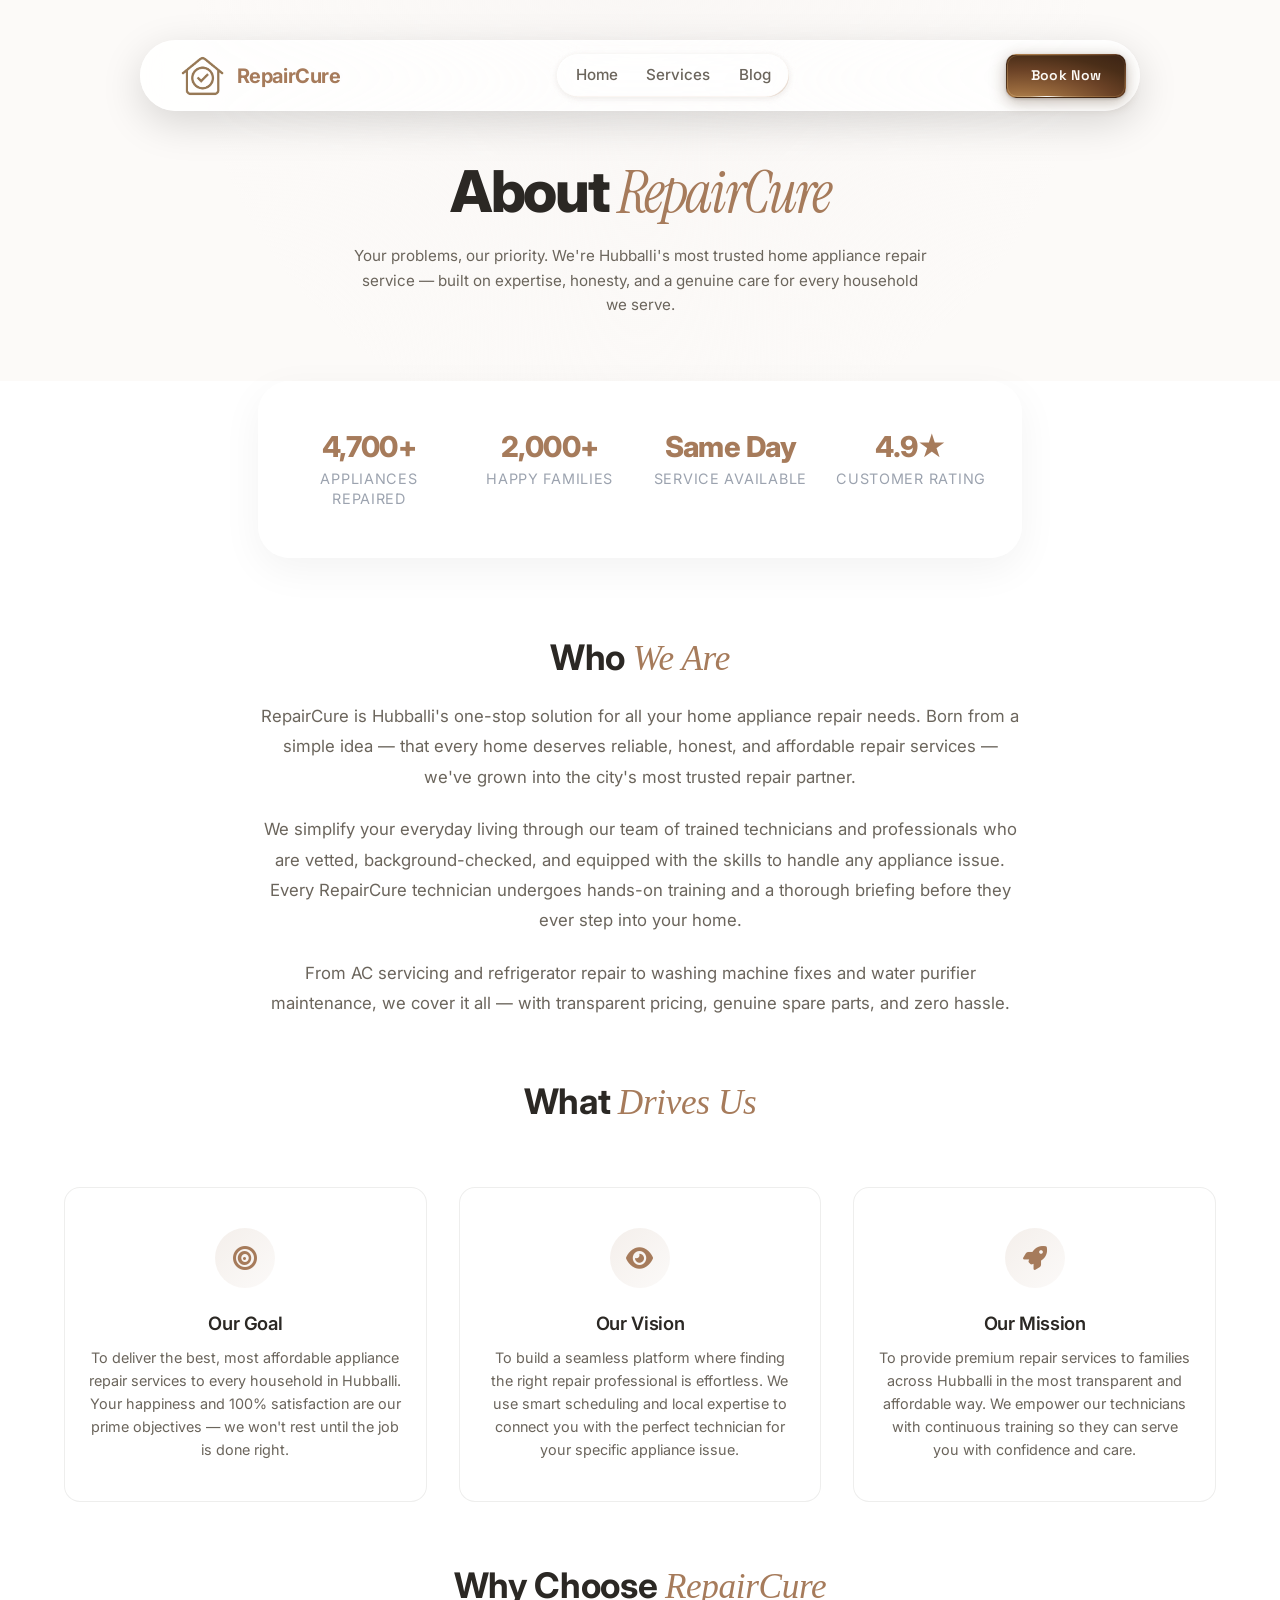
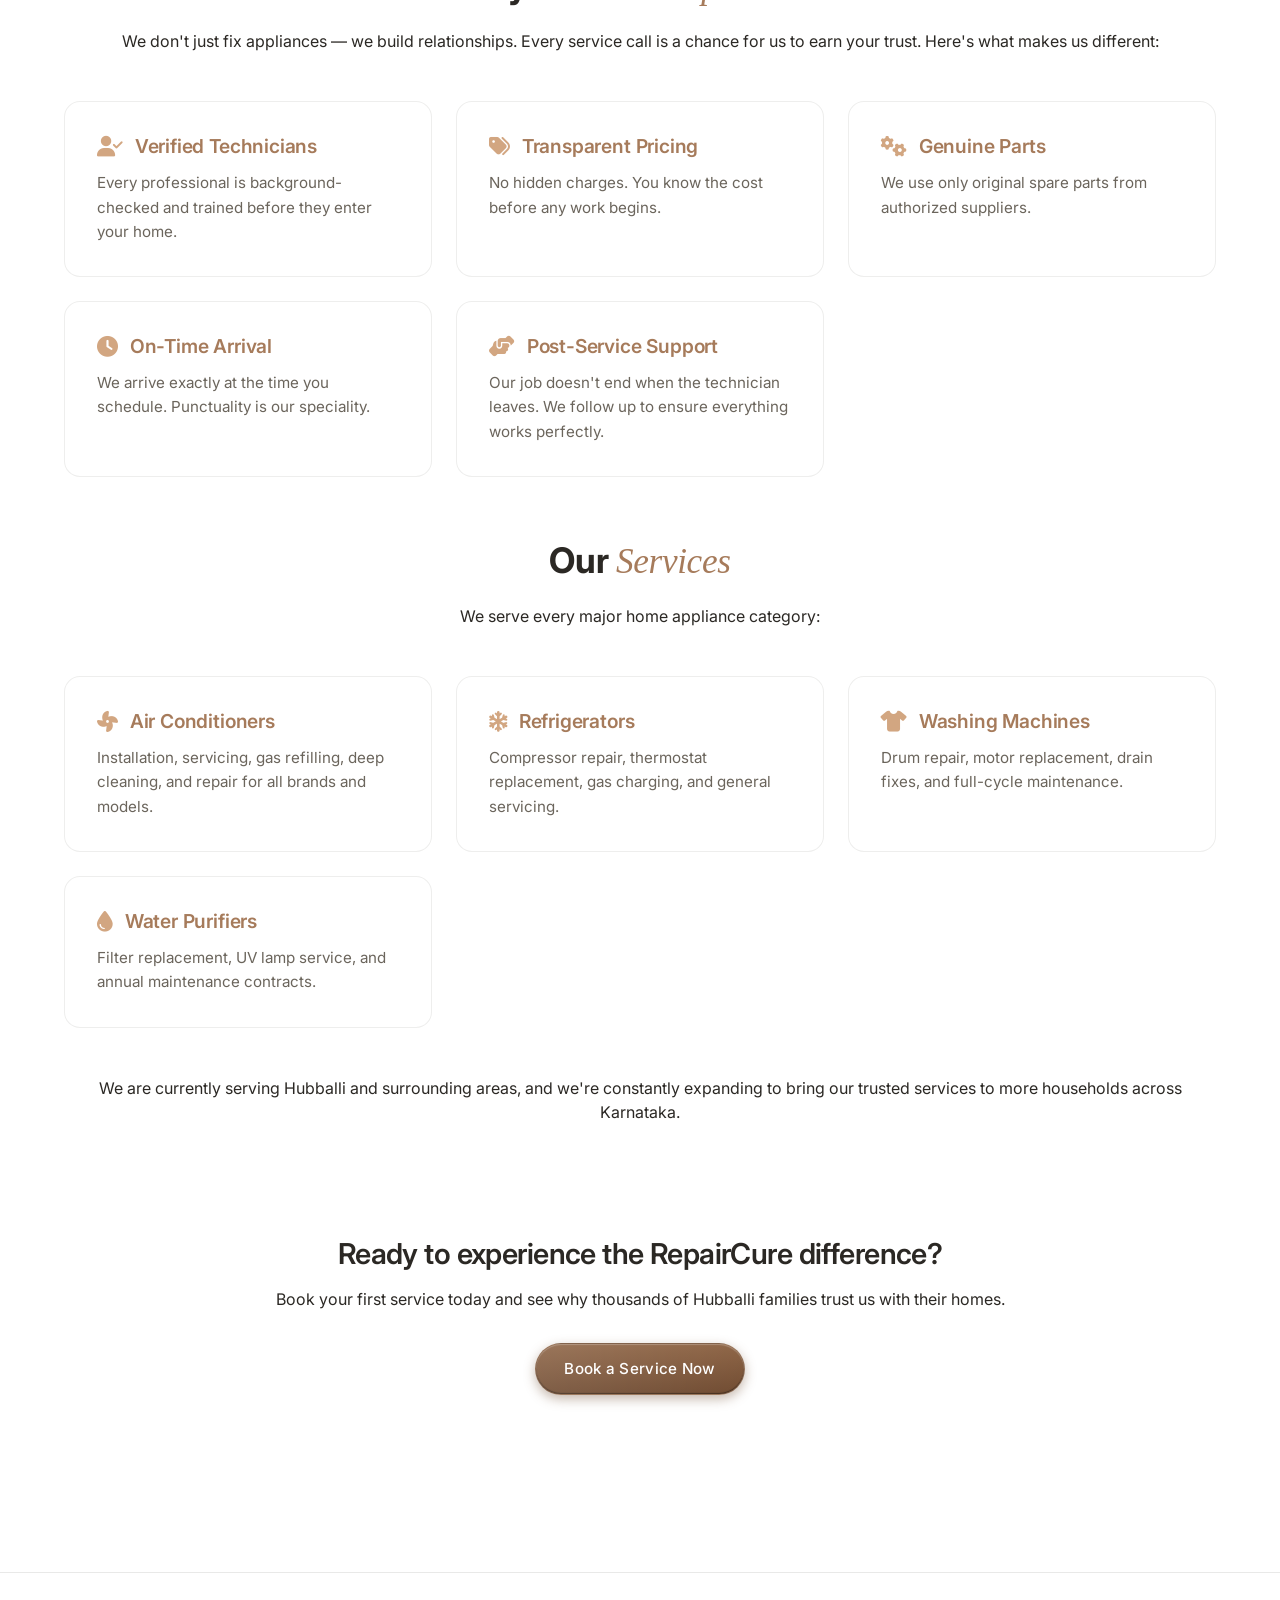
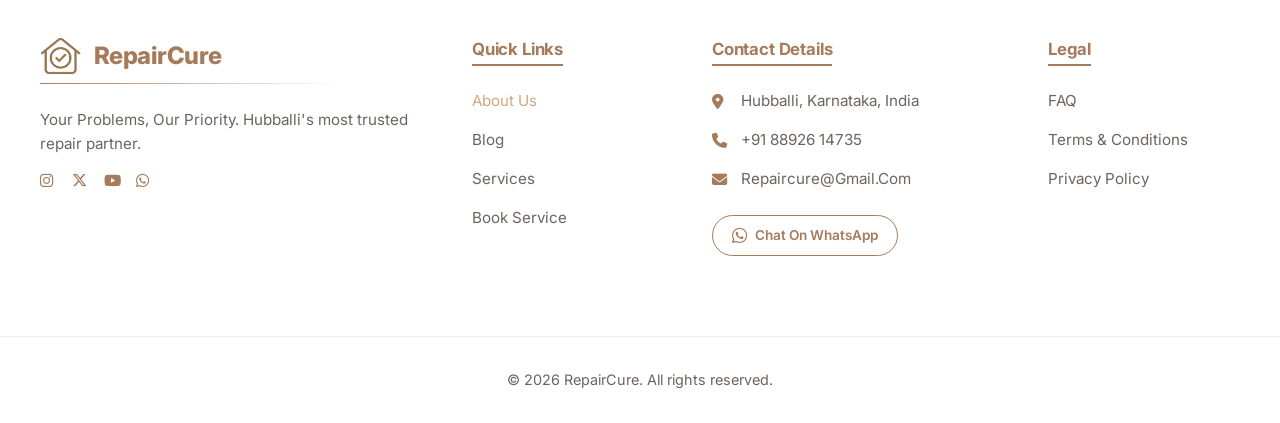
<file: about.html>
<!DOCTYPE html>
<html lang="en">

<head>
    <meta charset="UTF-8">
    <meta name="viewport" content="width=device-width, initial-scale=1.0">
    <meta name="description"
        content="Learn about RepairCure — Hubballi's most trusted home appliance repair service. Our mission, vision, and commitment to quality.">
    <title>About Us | RepairCure — Hubballi's Trusted Repair Partner</title>

    <link rel="stylesheet" href="https://cdnjs.cloudflare.com/ajax/libs/font-awesome/6.5.1/css/all.min.css">
    <link rel="stylesheet" href="styles.css?v=9">
    <link rel="icon" type="image/png" href="favicon_solid.png">
    <meta property="og:title" content="RepairCure | Hubballi Appliance Repair">
    <meta property="og:description" content="Premium home appliance repair service based in Hubballi, India. AC, Refrigerator, Washing Machine, Microwave, and RO Purifier repairs.">
    <meta property="og:image" content="og-image.png">
    <meta property="og:type" content="website">
    <style>
        /* ---- About Page Specific Styles ---- */
        .about-hero {
            padding: 10rem 5% 4rem;
            text-align: center;
            background: radial-gradient(circle at center top, rgba(166, 123, 91, 0.06) 0%, var(--bg-primary) 60%);
        }

        .about-hero p {
            max-width: 580px;
            margin: 0 auto;
            color: var(--text-secondary);
            font-size: 0.95rem;
            line-height: 1.6;
        }

        .about-body {
            max-width: 880px;
            margin: 0 auto;
            padding: 0 5%;
            text-align: center; /* ALIGN: Center text block for Who We Are */
        }

        .about-body p {
            color: var(--text-secondary);
            font-size: 1.05rem; /* Larger text for better centering weight */
            line-height: 1.8;
            margin-bottom: 1.4rem;
        }

        /* Value cards grid */
        .values-grid {
            display: grid;
            grid-template-columns: repeat(3, 1fr); /* ALIGN: Force 3 columns inline */
            gap: 2rem;
            margin: 3rem 0 4rem;
        }

        .value-card {
            background: var(--bg-card);
            border: 1px solid var(--border-subtle);
            border-radius: var(--radius-md);
            padding: 2.5rem 1.5rem; /* Slightly tighter padding to ensure text fits gracefully */
            text-align: center;
            transition: transform 0.3s ease, box-shadow 0.3s ease;
        }

        .value-card:hover {
            transform: translateY(-5px);
            box-shadow: var(--shadow-glow);
        }

        .value-card .icon-circle {
            width: 60px;
            height: 60px;
            border-radius: 50%;
            background: linear-gradient(135deg, rgba(166, 123, 91, 0.12), rgba(166, 123, 91, 0.04));
            display: flex;
            align-items: center;
            justify-content: center;
            margin: 0 auto 1.5rem;
        }

        .value-card .icon-circle i {
            font-size: 1.5rem;
            color: var(--accent-primary);
        }

        .value-card h3 {
            font-size: 1.15rem;
            margin-bottom: 0.75rem;
            color: var(--text-primary);
        }

        .value-card p {
            color: var(--text-secondary);
            font-size: 0.9rem;
            line-height: 1.6;
            margin-bottom: 0;
        }

        /* Section dividers */
        .about-section {
            margin-bottom: 4rem;
        }

        .about-section h2 {
            font-size: 2.2rem;
            margin-bottom: 1.4rem;
            color: var(--text-primary);
            font-weight: 700;
            letter-spacing: -0.01em;
            text-align: center; /* ALIGN: Explicitly center headings */
        }

        .about-section h2 .italic-serif {
            font-style: italic;
            font-family: 'Playfair Display', serif;
        }

        /* Stats strip */
        .stats-strip {
            display: grid;
            grid-template-columns: repeat(4, 1fr); /* ALIGN: Force exactly 4 columns so they are in a straight line on desktop */
            gap: 1.5rem;
            background: var(--glass-bg); /* UX/UI DESIGN: Soft glass background instead of plain white/grey */
            backdrop-filter: blur(20px) saturate(180%);
            -webkit-backdrop-filter: blur(20px) saturate(180%);
            border: 1px solid var(--glass-border);
            box-shadow: 0 12px 40px rgba(0, 0, 0, 0.05);
            border-radius: var(--radius-lg);
            padding: 3rem 2rem;
            margin: 0 auto 5rem; /* Remove top margin since it sits right below Hero now */
            text-align: center;
            max-width: 1100px; /* Slightly wider to comfortably hold 4 elements */
        }

        .stat-item h3 {
            font-size: 1.8rem;
            color: var(--accent-primary);
            font-weight: 800;
            margin-bottom: 0.25rem;
        }

        .stat-item p {
            font-size: 0.9rem;
            color: var(--text-muted);
            text-transform: uppercase;
            letter-spacing: 0.05em;
            margin: 0;
            line-height: 1.4;
        }

        @media (max-width: 768px) {
            .stats-strip {
                grid-template-columns: 1fr 1fr;
                gap: 1.2rem;
                padding: 1.5rem 1rem;
                margin: 2rem 0 3rem;
            }
            .stat-item h3 {
                font-size: 1.4rem;
            }
            .stat-item p {
                font-size: 0.75rem;
            }
        }

        /* CTA Block */
        .about-cta {
            background: var(--bg-card);
            border: 1px solid var(--glass-border);
            border-radius: var(--radius-lg);
            padding: 3rem;
            text-align: center;
            margin: 4rem 0 2rem;
        }

        .about-cta h3 {
            font-size: 1.8rem;
            margin-bottom: 1rem;
        }

        .about-cta p {
            margin-bottom: 2rem;
        }

        /* Feature Grid for About Page */
        .feature-grid {
            display: grid;
            grid-template-columns: repeat(auto-fit, minmax(280px, 1fr));
            gap: 1.5rem;
            margin: 3rem 0;
            text-align: left; /* Keep card text left aligned */
        }

        .feature-card {
            background: var(--bg-card);
            border: 1px solid var(--border-subtle);
            border-radius: var(--radius-md);
            padding: 2rem;
            transition: transform 0.3s ease, box-shadow 0.3s ease;
        }

        .feature-card:hover {
            transform: translateY(-5px);
            box-shadow: 0 10px 30px rgba(0,0,0,0.05);
            border-color: var(--accent-gold);
        }

        .feature-card h4 {
            color: var(--accent-primary);
            font-size: 1.2rem;
            margin-bottom: 0.75rem;
            display: flex;
            align-items: center;
            gap: 0.75rem;
        }

        .feature-card h4 i {
            color: var(--accent-gold);
            font-size: 1.3rem;
        }

        .feature-card p {
            color: var(--text-secondary);
            font-size: 0.95rem;
            line-height: 1.6;
            margin: 0;
        }

        @media (max-width: 768px) {
            .about-hero {
                padding: 8rem 5% 2.5rem;
            }

            .about-section h2 {
                font-size: 1.5rem;
            }

            .stats-strip {
                grid-template-columns: repeat(2, 1fr);
            }

            .stat-item h3 {
                font-size: 1.7rem;
            }
        }
        @media (max-width: 768px) {
            .about-hero {
                padding: 8rem 5% 2rem;
            }
            .about-section h2 {
                font-size: 1.8rem;
            }
            .about-body p {
                font-size: 0.95rem; /* Resize precisely for mobile reading */
                line-height: 1.7;
            }
            .stats-strip {
                grid-template-columns: 1fr; /* Stack neatly on phone so text isn't microscopic */
                gap: 2rem;
                padding: 2.5rem 1.5rem;
                margin: 2rem 0;
            }
            .values-grid {
                grid-template-columns: 1fr; /* Force 1 column on phone */
            }
        }
    </style>
</head>

<body>

    <!-- Liquid Glass SVG Filter for Dynamic Island -->
    <svg style="display:none;" xmlns="http://www.w3.org/2000/svg">
        <defs>
            <filter id="liquid-glass">
                <feGaussianBlur in="SourceGraphic" stdDeviation="15" result="blur" />
                <feColorMatrix in="blur" mode="matrix" values="1 0 0 0 0  0 1 0 0 0  0 0 1 0 0  0 0 0 25 -10"
                    result="liquid-glass" />
                <feComposite in="SourceGraphic" in2="liquid-glass" operator="atop" />
            </filter>
        </defs>
    </svg>

    <!-- Sticky Navbar -->
    <header id="navbar">
        <a href="index.html#hero" class="nav-logo">
            <img src="Logo_gold.png" alt="RepairCure Logo">
            <span>RepairCure</span>
        </a>
        <nav class="nav-links-wrapper">
            <div class="nav-indicator">
                <div class="nav-lamp">
                    <div class="nav-lamp-glow-1"></div>
                    <div class="nav-lamp-glow-2"></div>
                    <div class="nav-lamp-glow-3"></div>
                </div>
            </div>
            <a href="index.html#hero" class="nav-link">Home</a>
            <a href="index.html#services" class="nav-link">Services</a>
            <a href="blog.html" class="nav-link">Blog</a>
        </nav>
        <a href="index.html#booking" class="btn btn-premium-gradient nav-cta star-btn" id="navStarBtn">
            <!-- Wrapper that masks the light to the pixel border -->
            <div class="star-btn-mask">
                <div class="star-btn-light"></div>
            </div>
            Book Now
        </a>

        <!-- Mobile Menu Toggle -->
        <div class="mobile-menu-toggle">
            <span></span>
            <span></span>
            <span></span>
        </div>
    </header>

    <main>
        <!-- Hero -->
        <section class="about-hero">
            <h1 class="heading-hero">About <span class="italic-serif text-gradient-gold">RepairCure</span></h1>
            <p>Your problems, our priority. We're Hubballi's most trusted home appliance repair service — built on
                expertise, honesty, and a genuine care for every household we serve.</p>
        </section>

        <!-- Body (Stats first to break the hero) -->
        <section class="section-padding" style="padding-top: 0;">
            <div class="about-body">

                <!-- Stats Strip Moved Above Who We Are -->
                <div class="stats-strip">
                    <div class="stat-item">
                        <h3>4,700+</h3>
                        <p>Appliances Repaired</p>
                    </div>
                    <div class="stat-item">
                        <h3>2,000+</h3>
                        <p>Happy Families</p>
                    </div>
                    <div class="stat-item">
                        <h3>Same Day</h3>
                        <p>Service Available</p>
                    </div>
                    <div class="stat-item">
                        <h3>4.9★</h3>
                        <p>Customer Rating</p>
                    </div>
                </div>

                <!-- Who We Are -->
                <div class="about-section">
                    <h2>Who <span class="italic-serif">We Are</span></h2>
                    <p>RepairCure is Hubballi's one-stop solution for all your home appliance repair needs. Born from a
                        simple idea — that every home deserves reliable, honest, and affordable repair services — we've
                        grown into the city's most trusted repair partner.</p>
                    <p>We simplify your everyday living through our team of trained technicians and professionals who are
                        vetted, background-checked, and equipped with the skills to handle any appliance issue. Every
                        RepairCure technician undergoes hands-on training and a thorough briefing before they ever step
                        into your home.</p>
                    <p>From AC servicing and refrigerator repair to washing machine fixes and water purifier maintenance,
                        we cover it all — with transparent pricing, genuine spare parts, and zero hassle.</p>
                </div>

                </div>

                <!-- Our Values -->
                <div class="about-section">
                    <h2>What <span class="italic-serif">Drives Us</span></h2>
                </div>

                <div class="values-grid">
                    <div class="value-card">
                        <div class="icon-circle">
                            <i class="fa-solid fa-bullseye"></i>
                        </div>
                        <h3>Our Goal</h3>
                        <p>To deliver the best, most affordable appliance repair services to every household in
                            Hubballi. Your happiness and 100% satisfaction are our prime objectives — we won't rest until
                            the job is done right.</p>
                    </div>
                    <div class="value-card">
                        <div class="icon-circle">
                            <i class="fa-solid fa-eye"></i>
                        </div>
                        <h3>Our Vision</h3>
                        <p>To build a seamless platform where finding the right repair professional is effortless. We
                            use smart scheduling and local expertise to connect you with the perfect technician for your
                            specific appliance issue.</p>
                    </div>
                    <div class="value-card">
                        <div class="icon-circle">
                            <i class="fa-solid fa-rocket"></i>
                        </div>
                        <h3>Our Mission</h3>
                        <p>To provide premium repair services to families across Hubballi in the most transparent and
                            affordable way. We empower our technicians with continuous training so they can serve you
                            with confidence and care.</p>
                    </div>
                </div>

                <!-- Why choose us -->
                <div class="about-section" style="text-align: center;">
                    <h2>Why Choose <span class="italic-serif">RepairCure</span></h2>
                    <p>We don't just fix appliances — we build relationships. Every service call is a chance for us to
                        earn your trust. Here's what makes us different:</p>
                    
                    <div class="feature-grid">
                        <div class="feature-card">
                            <h4><i class="fa-solid fa-user-check"></i> Verified Technicians</h4>
                            <p>Every professional is background-checked and trained before they enter your home.</p>
                        </div>
                        <div class="feature-card">
                            <h4><i class="fa-solid fa-tags"></i> Transparent Pricing</h4>
                            <p>No hidden charges. You know the cost before any work begins.</p>
                        </div>
                        <div class="feature-card">
                            <h4><i class="fa-solid fa-gears"></i> Genuine Parts</h4>
                            <p>We use only original spare parts from authorized suppliers.</p>
                        </div>
                        <div class="feature-card">
                            <h4><i class="fa-solid fa-clock"></i> On-Time Arrival</h4>
                            <p>We arrive exactly at the time you schedule. Punctuality is our speciality.</p>
                        </div>
                        <div class="feature-card">
                            <h4><i class="fa-solid fa-handshake-angle"></i> Post-Service Support</h4>
                            <p>Our job doesn't end when the technician leaves. We follow up to ensure everything works perfectly.</p>
                        </div>
                    </div>
                </div>

                <!-- Services -->
                <div class="about-section" style="text-align: center;">
                    <h2>Our <span class="italic-serif">Services</span></h2>
                    <p>We serve every major home appliance category:</p>
                    
                    <div class="feature-grid">
                        <div class="feature-card">
                            <h4><i class="fa-solid fa-fan"></i> Air Conditioners</h4>
                            <p>Installation, servicing, gas refilling, deep cleaning, and repair for all brands and models.</p>
                        </div>
                        <div class="feature-card">
                            <h4><i class="fa-solid fa-snowflake"></i> Refrigerators</h4>
                            <p>Compressor repair, thermostat replacement, gas charging, and general servicing.</p>
                        </div>
                        <div class="feature-card">
                            <h4><i class="fa-solid fa-shirt"></i> Washing Machines</h4>
                            <p>Drum repair, motor replacement, drain fixes, and full-cycle maintenance.</p>
                        </div>
                        <div class="feature-card">
                            <h4><i class="fa-solid fa-droplet"></i> Water Purifiers</h4>
                            <p>Filter replacement, UV lamp service, and annual maintenance contracts.</p>
                        </div>
                    </div>
                    <p style="margin-top: 2rem;">We are currently serving Hubballi and surrounding areas, and we're constantly expanding to bring
                        our trusted services to more households across Karnataka.</p>
                </div>

                <!-- CTA -->
                <div class="about-cta">
                    <h3>Ready to experience the RepairCure difference?</h3>
                    <p>Book your first service today and see why thousands of Hubballi families trust us with their
                        homes.</p>
                    <a href="index.html#booking" class="btn btn-primary btn-lg">Book a Service Now</a>
                </div>

            </div>
        </section>
    </main>

    <!-- Footer -->
    <footer class="site-footer">
        <div class="container footer-grid">
            <div class="footer-col brand-col">
                <div class="footer-logo">
                    <img src="Logo_gold.png" alt="RepairCure Logo">
                    <span>RepairCure</span>
                </div>
                <div class="gold-divider"></div>
                <p>Your Problems, Our Priority. Hubballi's most trusted repair partner.</p>
                <div class="social-icons">
                    <a href="https://www.instagram.com/repaircure/" target="_blank" aria-label="Instagram"><i class="fa-brands fa-instagram"></i></a>
                    <a href="https://x.com/RepairCure" target="_blank" aria-label="X (Twitter)"><i class="fa-brands fa-x-twitter"></i></a>
                    <a href="https://www.youtube.com/@RepairCure" target="_blank" aria-label="YouTube"><i class="fa-brands fa-youtube"></i></a>
                    <a href="https://wa.me/918892614735" target="_blank" aria-label="WhatsApp"><i class="fa-brands fa-whatsapp"></i></a>
                </div>
            </div>
            <div class="footer-col links-col">
                <h4>Quick Links</h4>
                <a href="about.html" style="color: var(--accent-gold)">About Us</a>
                <a href="blog.html">Blog</a>
                <a href="index.html#services">Services</a>
                <a href="index.html#booking">Book Service</a>
            </div>
            <div class="footer-col contact-col">
                <h4>Contact Details</h4>
                <a href="https://www.google.com/maps/search/?api=1&query=Hubballi,+Karnataka,+India" target="_blank"><i class="fa-solid fa-location-dot"></i> Hubballi, Karnataka, India</a>
                <a href="tel:+918892614735"><i class="fa-solid fa-phone"></i> +91 88926 14735</a>
                <a href="mailto:repaircure@gmail.com"><i class="fa-solid fa-envelope"></i> repaircure@gmail.com</a>
                <a href="https://wa.me/918892614735" class="whatsapp-btn" target="_blank"><i class="fa-brands fa-whatsapp"></i> Chat on WhatsApp</a>
            </div>
            <div class="footer-col legal-col">
                <h4>Legal</h4>
                <a href="faq.html">FAQ</a>
                <a href="terms.html">Terms & Conditions</a>
                <a href="privacy-policy.html">Privacy Policy</a>
            </div>
        </div>
        <div class="footer-bottom">
            <p>&copy; 2026 RepairCure. All rights reserved.</p>
        </div>
    </footer>

    <script src="script.js"></script>
</body>

</html>
</file>
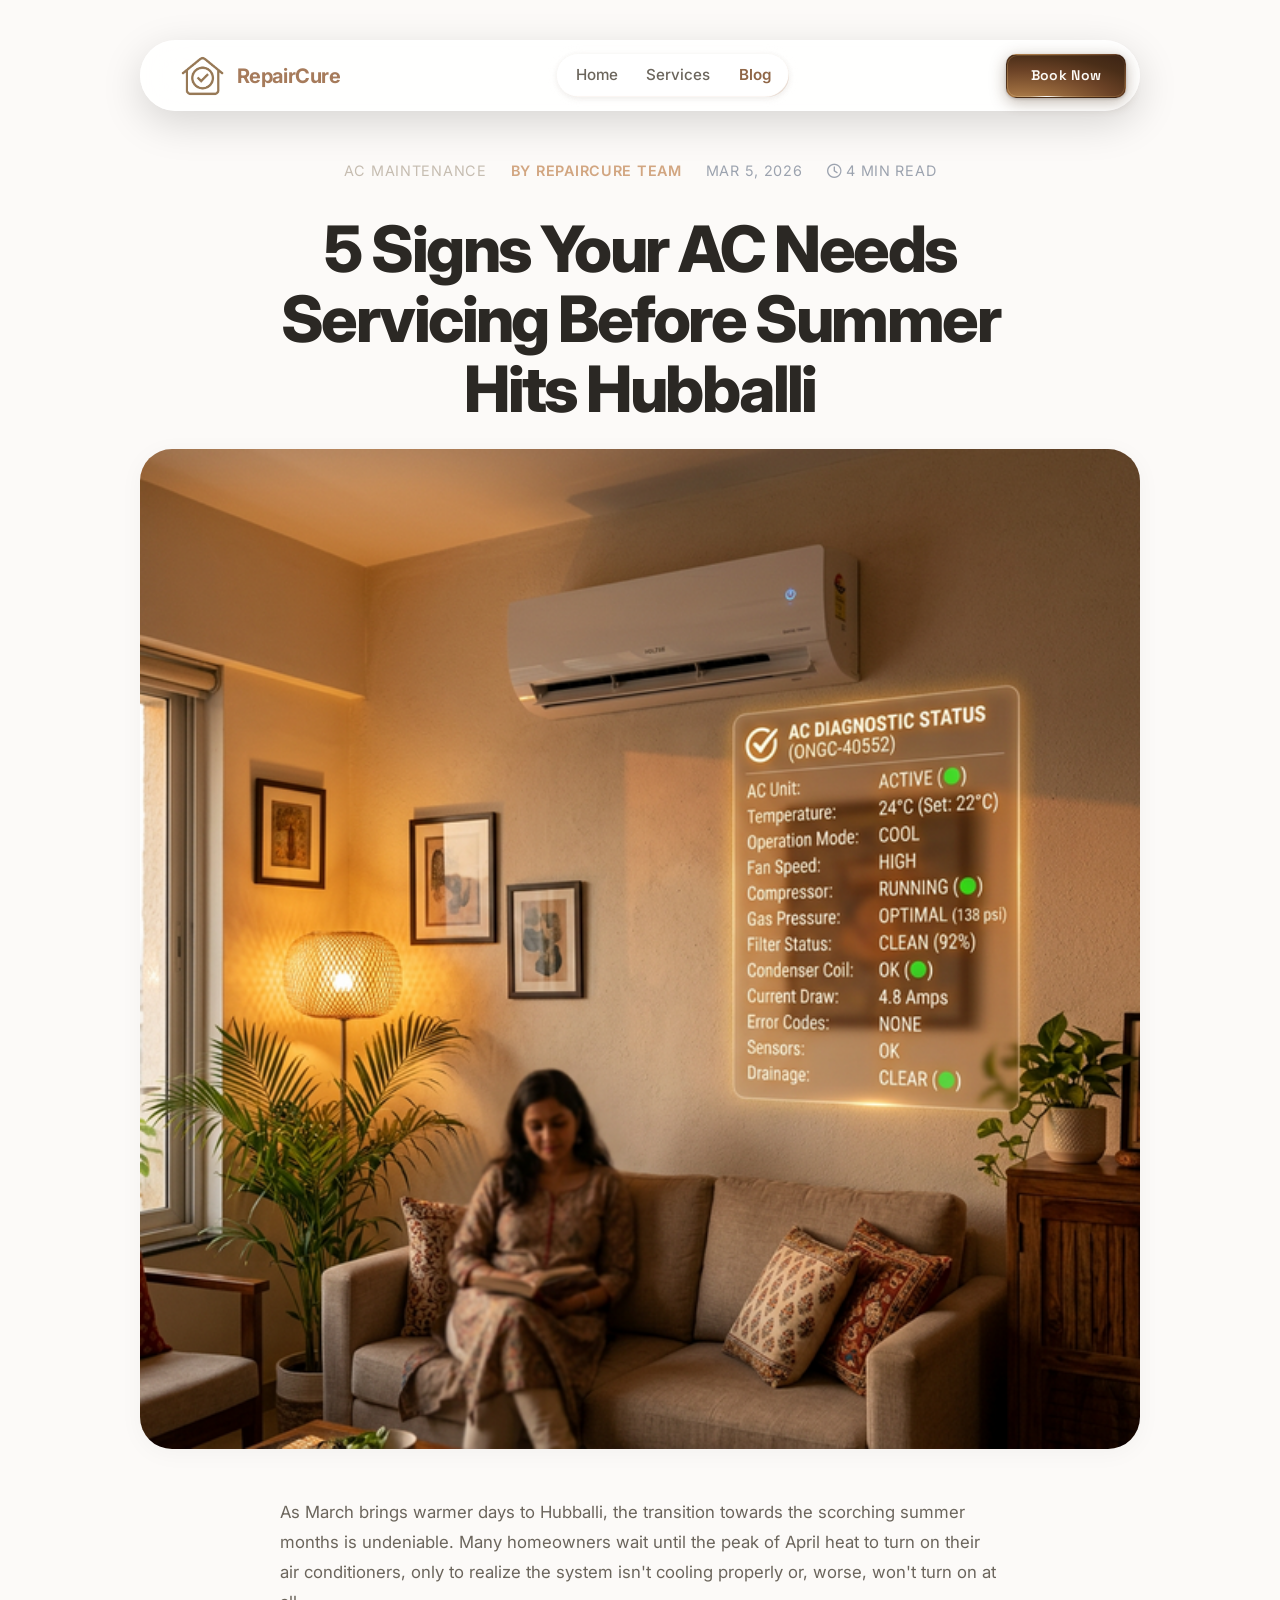
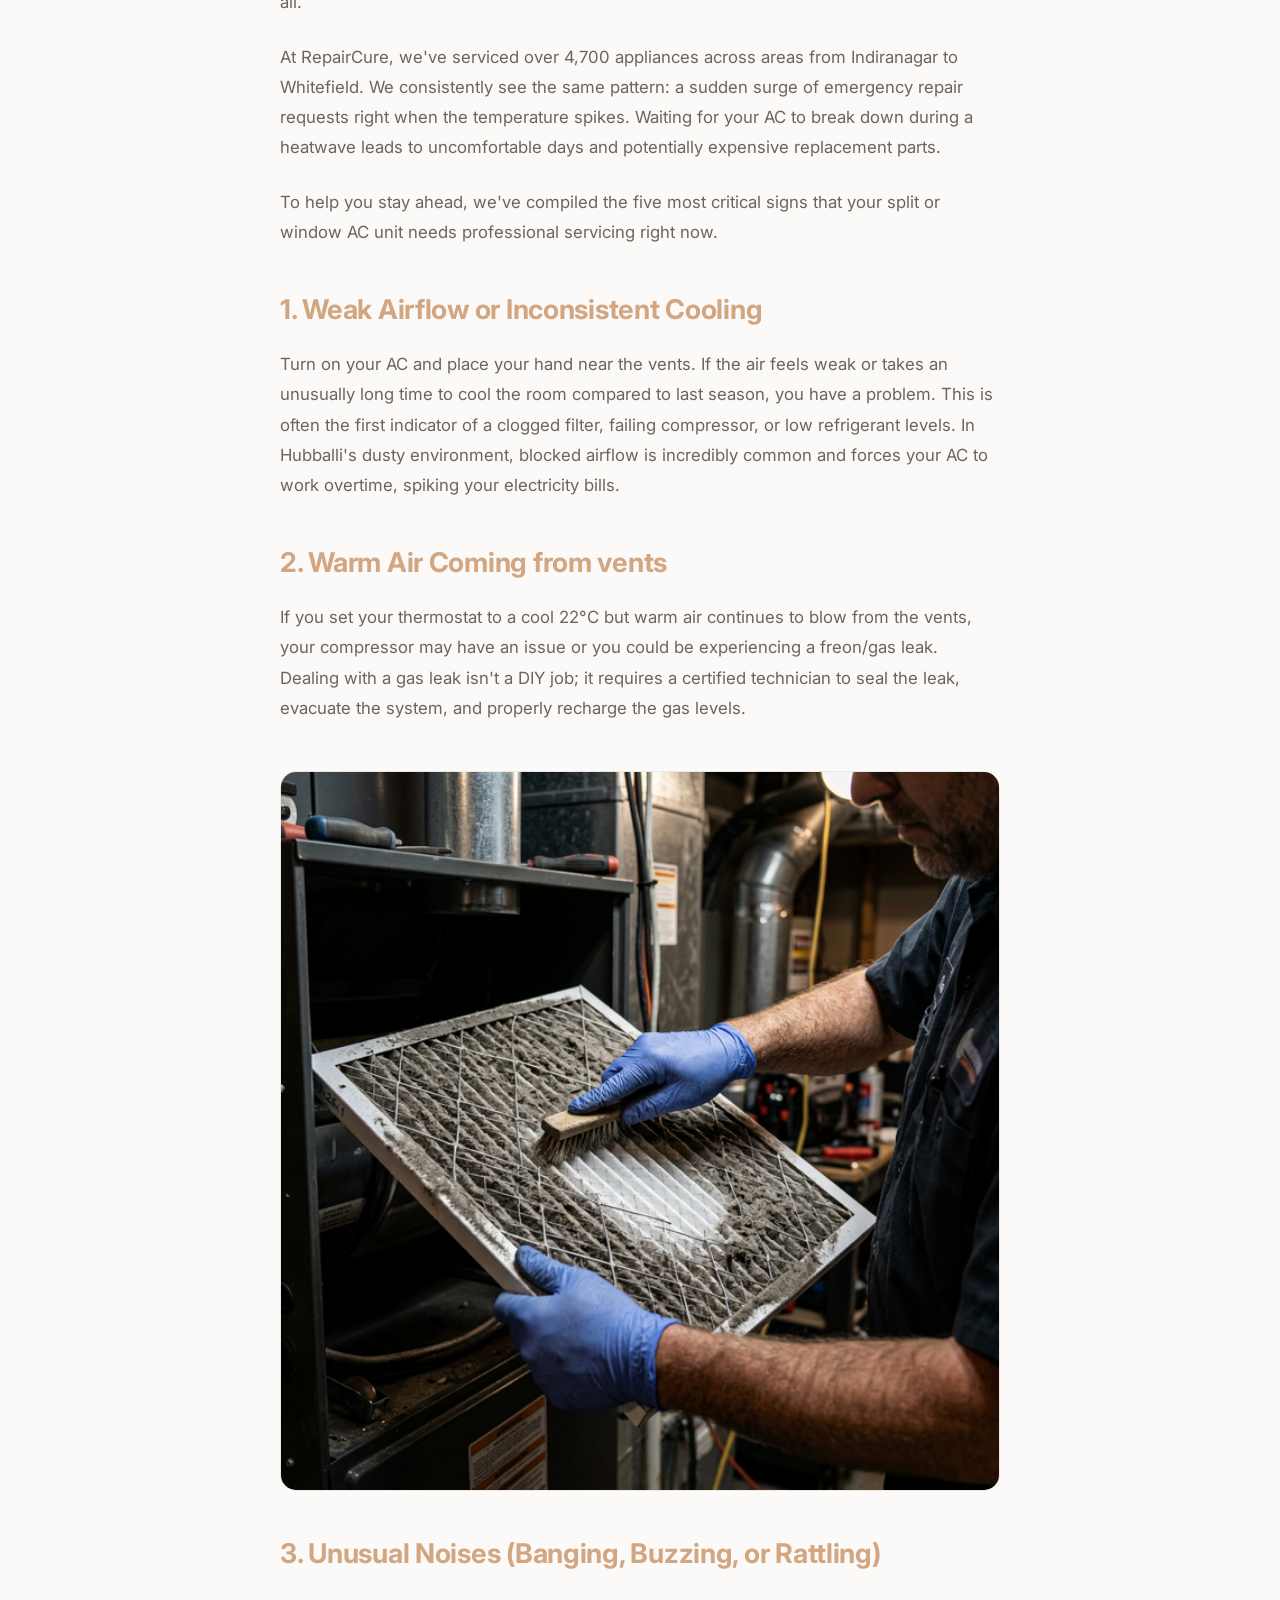
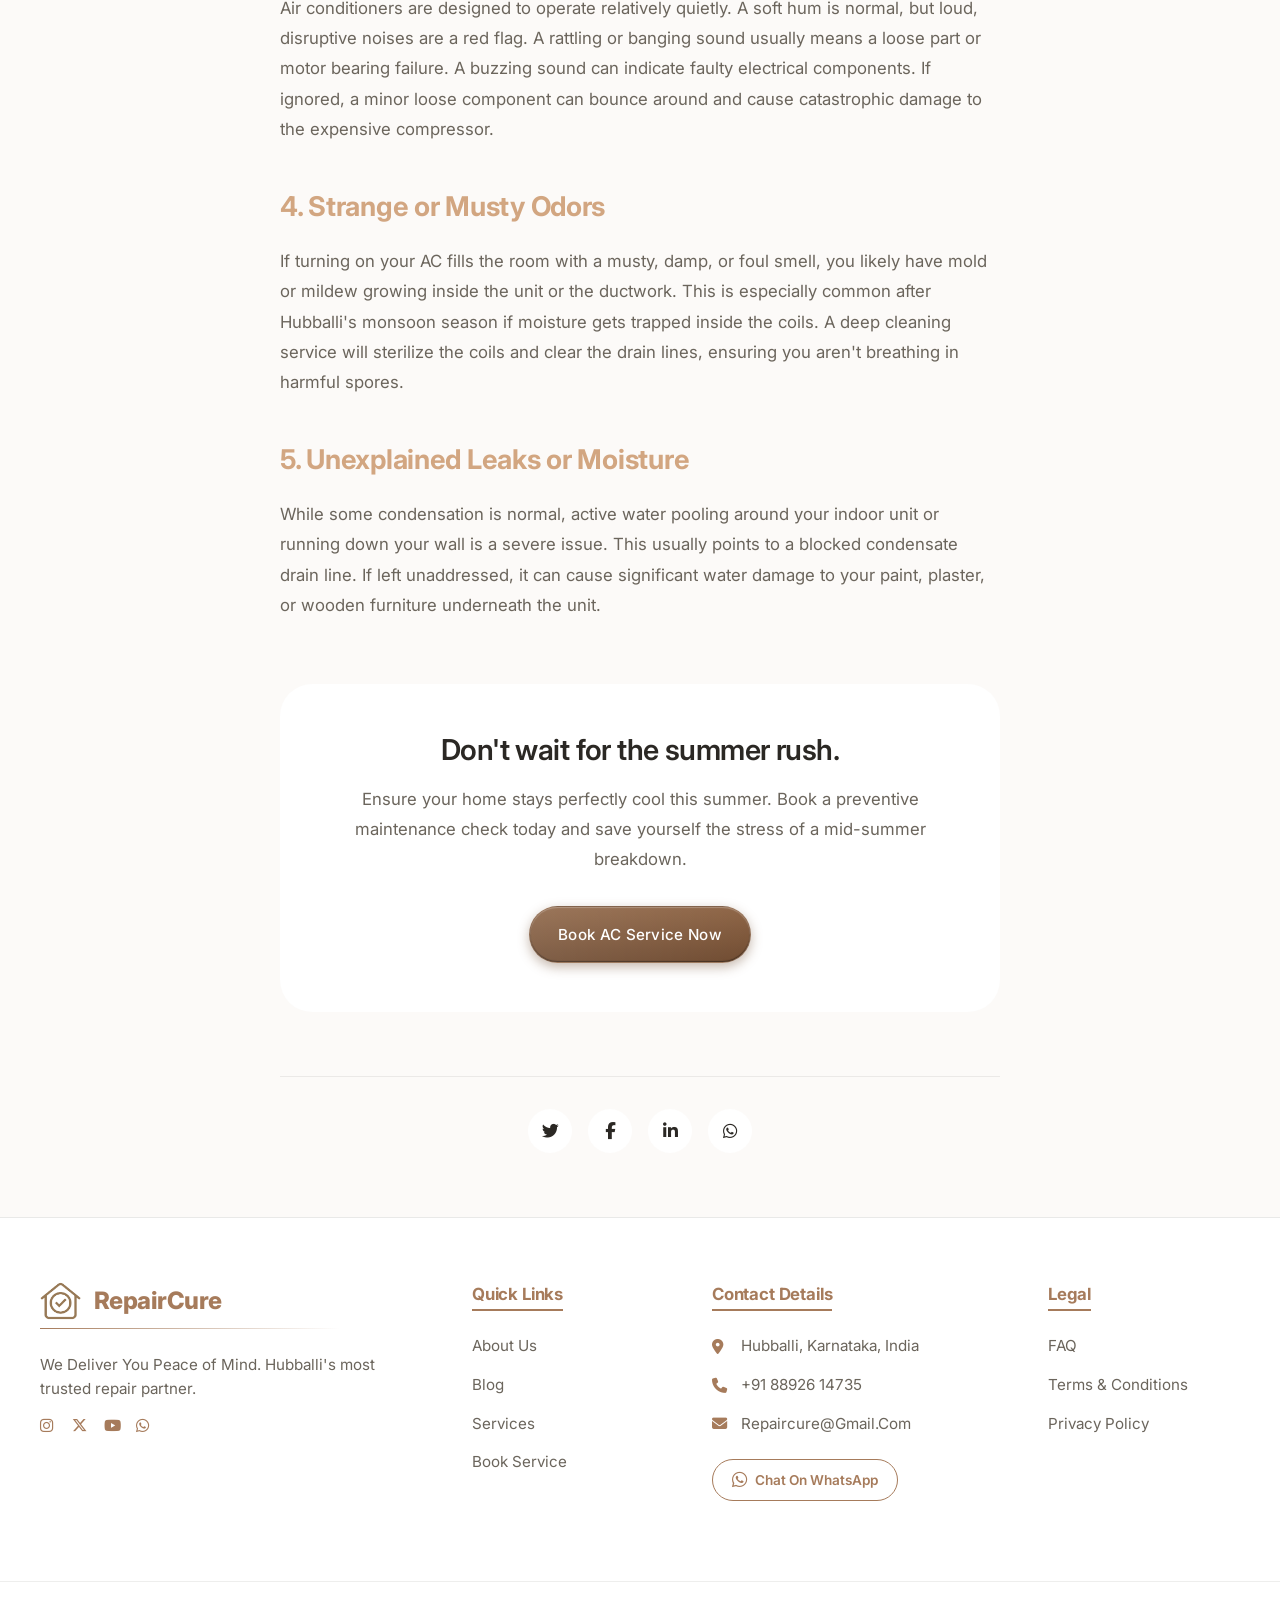
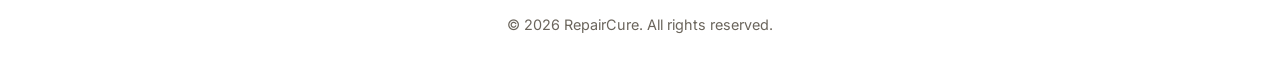
<file: blog-ac-summer-tips.html>
<!DOCTYPE html>
<html lang="en">

<head>
    <meta charset="UTF-8">
    <meta name="viewport" content="width=device-width, initial-scale=1.0">
    <meta name="description"
        content="5 critical warning signs your AC needs servicing in Hubballi before summer. Expert advice from RepairCure.">
    <title>5 Signs Your AC Needs Servicing Before Summer | RepairCure Blog</title>

    <link rel="stylesheet" href="https://cdnjs.cloudflare.com/ajax/libs/font-awesome/6.5.1/css/all.min.css">
    <link rel="stylesheet" href="styles.css">
    <link rel="icon" type="image/png" href="favicon_solid.png">
    <meta property="og:title" content="RepairCure | Hubballi Appliance Repair">
    <meta property="og:description" content="Premium home appliance repair service based in Hubballi, India. AC, Refrigerator, Washing Machine, Microwave, and RO Purifier repairs.">
    <meta property="og:image" content="og-image.png">
    <meta property="og:type" content="website">
    <style>
        .article-hero {
            padding: 10rem 5% 4rem;
            background: var(--bg-primary);
        }

        .article-header {
            max-width: 800px;
            margin: 0 auto;
            text-align: center;
        }

        .article-meta {
            display: flex;
            justify-content: center;
            align-items: center;
            gap: 1.5rem;
            color: var(--text-muted);
            font-size: 0.9rem;
            margin-bottom: 2rem;
            text-transform: uppercase;
            letter-spacing: 0.05em;
        }

        .article-meta span.author {
            color: var(--accent-gold);
            font-weight: 600;
        }

        .article-hero-img {
            max-width: 1000px;
            margin: 0 auto 3rem;
            border-radius: var(--radius-lg);
            overflow: hidden;
            box-shadow: var(--shadow-soft);
        }

        .article-hero-img img {
            width: 100%;
            display: block;
        }

        .article-body {
            max-width: 720px;
            margin: 0 auto;
            font-size: 1.05rem;
            line-height: 1.8;
            color: var(--text-primary);
        }

        .article-body h2 {
            font-size: 1.7rem;
            margin: 3rem 0 1.5rem;
            color: var(--accent-gold);
            letter-spacing: -0.01em;
        }

        .article-body p {
            margin-bottom: 1.5rem;
            color: var(--text-secondary);
        }

        .article-inline-image {
            margin: 3rem 0;
            border-radius: var(--radius-md);
            overflow: hidden;
            border: 1px solid var(--border-subtle);
        }

        .article-inline-image img {
            width: 100%;
            display: block;
        }

        .article-cta {
            background: var(--bg-card);
            border: 1px solid var(--glass-border);
            border-radius: var(--radius-lg);
            padding: 3rem;
            text-align: center;
            margin: 4rem 0;
            position: relative;
        }

        .article-cta h3 {
            font-size: 1.8rem;
            margin-bottom: 1rem;
        }

        .share-buttons {
            display: flex;
            gap: 1rem;
            justify-content: center;
            margin-top: 3rem;
            padding-top: 2rem;
            border-top: 1px solid var(--border-subtle);
        }

        .share-btn {
            width: 44px;
            height: 44px;
            border-radius: 50%;
            background: var(--bg-elevated);
            color: var(--text-primary);
            display: flex;
            align-items: center;
            justify-content: center;
            transition: all 0.3s ease;
        }

        .share-btn:hover {
            background: var(--accent-gold);
            color: var(--bg-primary);
        }
    </style>
</head>

<body>

    <!-- Liquid Glass SVG Filter for Dynamic Island -->
    <svg style="display:none;" xmlns="http://www.w3.org/2000/svg">
        <defs>
            <filter id="liquid-glass">
                <feGaussianBlur in="SourceGraphic" stdDeviation="15" result="blur" />
                <feColorMatrix in="blur" mode="matrix" values="1 0 0 0 0  0 1 0 0 0  0 0 1 0 0  0 0 0 25 -10"
                    result="liquid-glass" />
                <feComposite in="SourceGraphic" in2="liquid-glass" operator="atop" />
            </filter>
        </defs>
    </svg>

    <!-- Sticky Navbar safely placed at root level -->
    <header id="navbar">
        <a href="index.html#hero" class="nav-logo">
            <img src="Logo_gold.png" alt="RepairCure Logo">
            <span>RepairCure</span>
        </a>
        <nav class="nav-links-wrapper">
            <div class="nav-indicator">
                <div class="nav-lamp">
                    <div class="nav-lamp-glow-1"></div>
                    <div class="nav-lamp-glow-2"></div>
                    <div class="nav-lamp-glow-3"></div>
                </div>
            </div>
            <a href="index.html#hero" class="nav-link">Home</a>
            <a href="index.html#services" class="nav-link">Services</a>
            <a href="blog.html" class="nav-link active">Blog</a>
        </nav>
        <a href="index.html#booking" class="btn btn-premium-gradient nav-cta star-btn" id="navStarBtn">
            <!-- Wrapper that masks the light to the pixel border -->
            <div class="star-btn-mask">
                <div class="star-btn-light"></div>
            </div>
            Book Now
        </a>
        
        <!-- Mobile Menu Toggle -->
        <div class="mobile-menu-toggle">
            <span></span>
            <span></span>
            <span></span>
        </div>
    </header>

    <main>
        <article class="article-hero section-padding">
            <div class="article-header">
                <div class="article-meta">
                    <span class="category" style="color: var(--accent-teal);">AC Maintenance</span>
                    <span class="author">By RepairCure Team</span>
                    <span class="date">Mar 5, 2026</span>
                    <span class="read-time"><i class="fa-regular fa-clock"></i> 4 min read</span>
                </div>
                <h1 class="heading-section">5 Signs Your AC Needs Servicing Before Summer Hits Hubballi</h1>
            </div>

            <div class="article-hero-img">
                <img src="blog_ac_1772736206042.png" alt="AC Unit floating diagnostic panel">
            </div>

            <div class="article-body">
                <p>As March brings warmer days to Hubballi, the transition towards the scorching summer months is
                    undeniable. Many homeowners wait until the peak of April heat to turn on their air conditioners,
                    only to realize the system isn't cooling properly or, worse, won't turn on at all.</p>
                <p>At RepairCure, we've serviced over 4,700 appliances across areas from Indiranagar to Whitefield. We
                    consistently see the same pattern: a sudden surge of emergency repair requests right when the
                    temperature spikes. Waiting for your AC to break down during a heatwave leads to uncomfortable days
                    and potentially expensive replacement parts.</p>
                <p>To help you stay ahead, we've compiled the five most critical signs that your split or window AC unit
                    needs professional servicing right now.</p>

                <h2>1. Weak Airflow or Inconsistent Cooling</h2>
                <p>Turn on your AC and place your hand near the vents. If the air feels weak or takes an unusually long
                    time to cool the room compared to last season, you have a problem. This is often the first indicator
                    of a clogged filter, failing compressor, or low refrigerant levels. In Hubballi's dusty
                    environment, blocked airflow is incredibly common and forces your AC to work overtime, spiking your
                    electricity bills.</p>

                <h2>2. Warm Air Coming from vents</h2>
                <p>If you set your thermostat to a cool 22°C but warm air continues to blow from the vents, your
                    compressor may have an issue or you could be experiencing a freon/gas leak. Dealing with a gas leak
                    isn't a DIY job; it requires a certified technician to seal the leak, evacuate the system, and
                    properly recharge the gas levels.</p>

                <div class="article-inline-image">
                    <img src="blog_filter_1772736222587.png"
                        alt="Dirty AC filter being cleaned by professional technician">
                </div>

                <h2>3. Unusual Noises (Banging, Buzzing, or Rattling)</h2>
                <p>Air conditioners are designed to operate relatively quietly. A soft hum is normal, but loud,
                    disruptive noises are a red flag. A rattling or banging sound usually means a loose part or motor
                    bearing failure. A buzzing sound can indicate faulty electrical components. If ignored, a minor
                    loose component can bounce around and cause catastrophic damage to the expensive compressor.</p>

                <h2>4. Strange or Musty Odors</h2>
                <p>If turning on your AC fills the room with a musty, damp, or foul smell, you likely have mold or
                    mildew growing inside the unit or the ductwork. This is especially common after Hubballi's monsoon
                    season if moisture gets trapped inside the coils. A deep cleaning service will sterilize the coils
                    and clear the drain lines, ensuring you aren't breathing in harmful spores.</p>

                <h2>5. Unexplained Leaks or Moisture</h2>
                <p>While some condensation is normal, active water pooling around your indoor unit or running down your
                    wall is a severe issue. This usually points to a blocked condensate drain line. If left unaddressed,
                    it can cause significant water damage to your paint, plaster, or wooden furniture underneath the
                    unit.</p>

                <div class="article-cta">
                    <h3>Don't wait for the summer rush.</h3>
                    <p style="margin-bottom: 2rem;">Ensure your home stays perfectly cool this summer. Book a preventive
                        maintenance check today and save yourself the stress of a mid-summer breakdown.</p>
                    <a href="index.html#booking" class="btn btn-primary btn-lg">Book AC Service Now</a>
                </div>

                <div class="share-buttons">
                    <a href="#" class="share-btn"><i class="fa-brands fa-twitter"></i></a>
                    <a href="#" class="share-btn"><i class="fa-brands fa-facebook-f"></i></a>
                    <a href="#" class="share-btn"><i class="fa-brands fa-linkedin-in"></i></a>
                    <a href="#" class="share-btn"><i class="fa-brands fa-whatsapp"></i></a>
                </div>
            </div>
        </article>
    </main>

    <!-- Footer -->
    <footer class="site-footer">
        <div class="container footer-grid">
            <div class="footer-col brand-col">
                <div class="footer-logo">
                    <img src="Logo_gold.png" alt="RepairCure Logo">
                    <span>RepairCure</span>
                </div>
                <div class="gold-divider"></div>
                <p>We Deliver You Peace of Mind. Hubballi's most trusted repair partner.</p>
                <div class="social-icons">
                    <a href="https://www.instagram.com/repaircure/" target="_blank" aria-label="Instagram"><i class="fa-brands fa-instagram"></i></a>
                    <a href="https://x.com/RepairCure" target="_blank" aria-label="X (Twitter)"><i class="fa-brands fa-x-twitter"></i></a>
                    <a href="https://www.youtube.com/@RepairCure" target="_blank" aria-label="YouTube"><i class="fa-brands fa-youtube"></i></a>
                    <a href="https://wa.me/918892614735" target="_blank" aria-label="WhatsApp"><i class="fa-brands fa-whatsapp"></i></a>
                </div>
            </div>
            <div class="footer-col links-col">
                <h4>Quick Links</h4>
                <a href="about.html">About Us</a>
                <a href="blog.html">Blog</a>
                <a href="index.html#services">Services</a>
                <a href="index.html#booking">Book Service</a>
            </div>
            <div class="footer-col contact-col">
                <h4>Contact Details</h4>
                <a href="https://www.google.com/maps/search/?api=1&query=Hubballi,+Karnataka,+India" target="_blank"><i class="fa-solid fa-location-dot"></i> Hubballi, Karnataka, India</a>
                <a href="tel:+918892614735"><i class="fa-solid fa-phone"></i> +91 88926 14735</a>
                <a href="mailto:repaircure@gmail.com"><i class="fa-solid fa-envelope"></i> repaircure@gmail.com</a>
                <a href="https://wa.me/918892614735" class="whatsapp-btn" target="_blank"><i class="fa-brands fa-whatsapp"></i> Chat on WhatsApp</a>
            </div>
            <div class="footer-col legal-col">
                <h4>Legal</h4>
                <a href="faq.html">FAQ</a>
                <a href="terms.html">Terms & Conditions</a>
                <a href="privacy-policy.html">Privacy Policy</a>
            </div>
        </div>
        <div class="footer-bottom">
            <p>&copy; 2026 RepairCure. All rights reserved.</p>
        </div>
    </footer>

    <script src="script.js"></script>
</body>

</html>
</file>
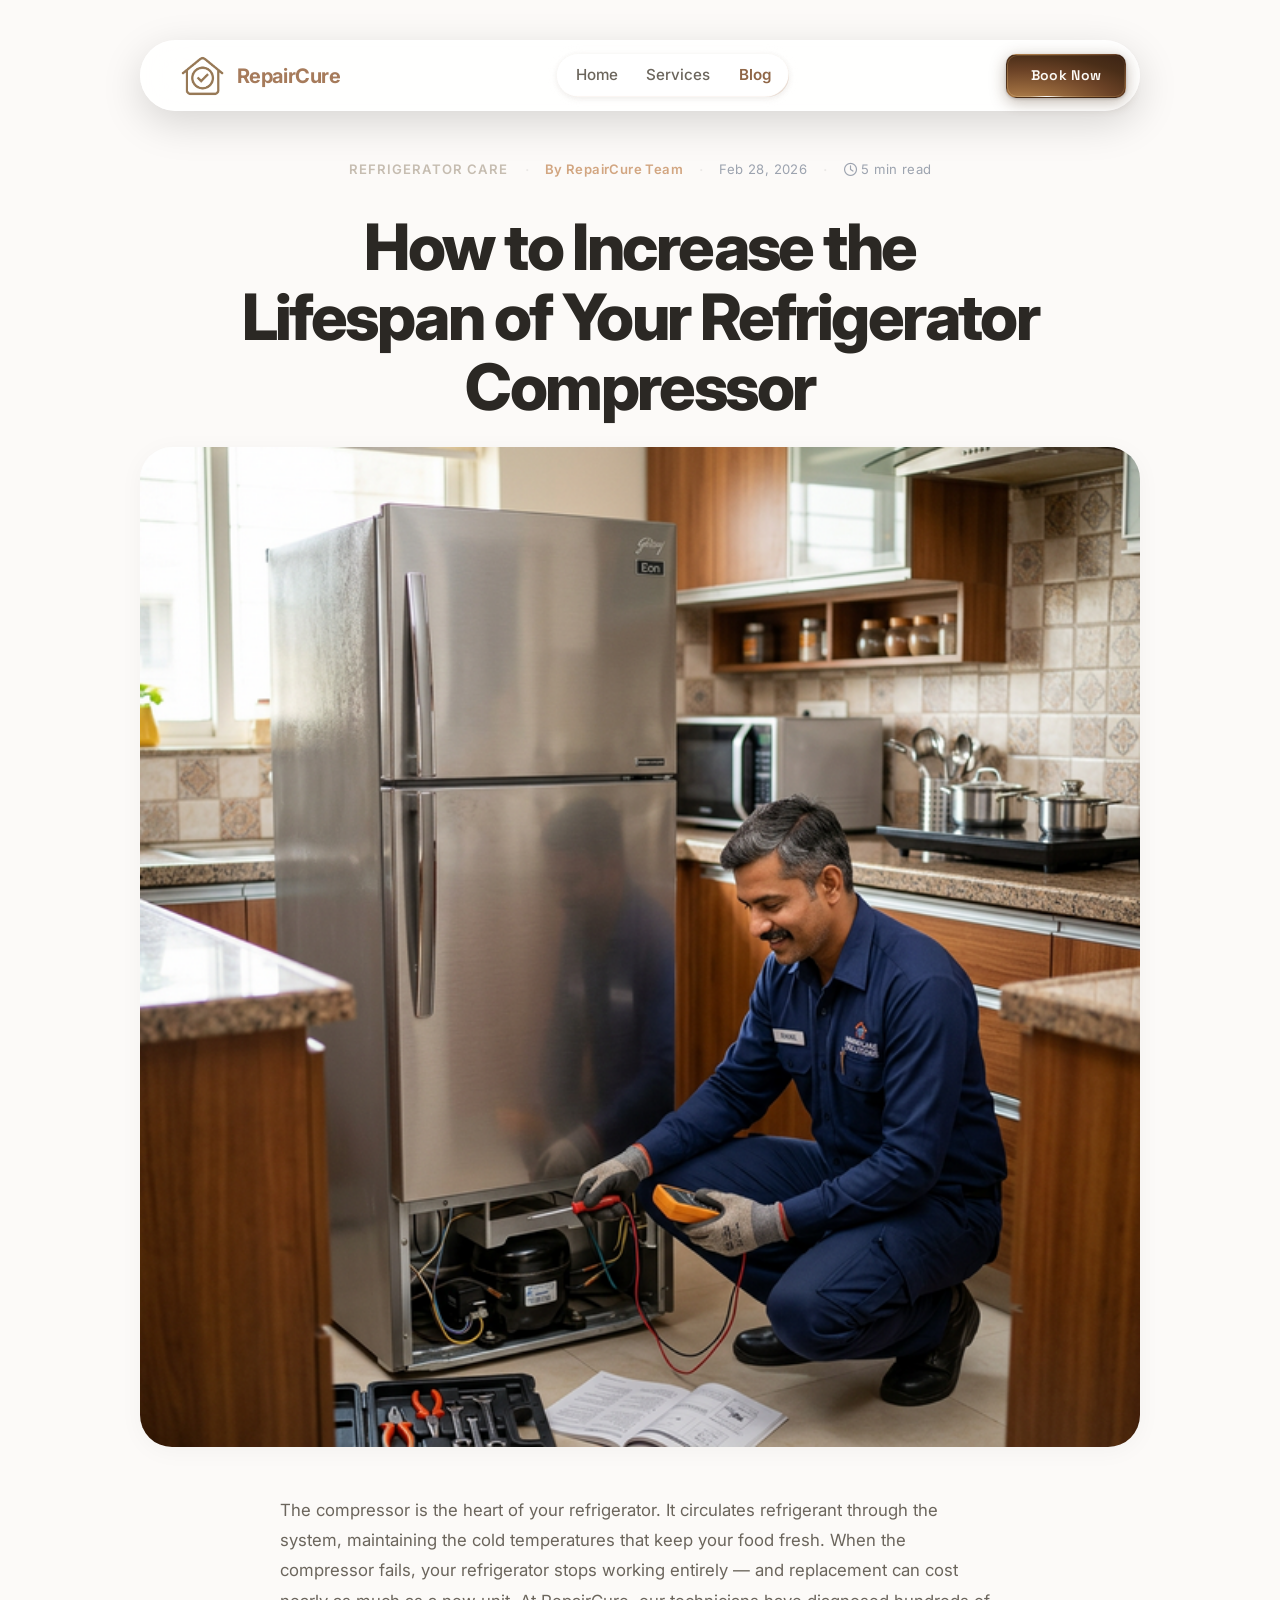
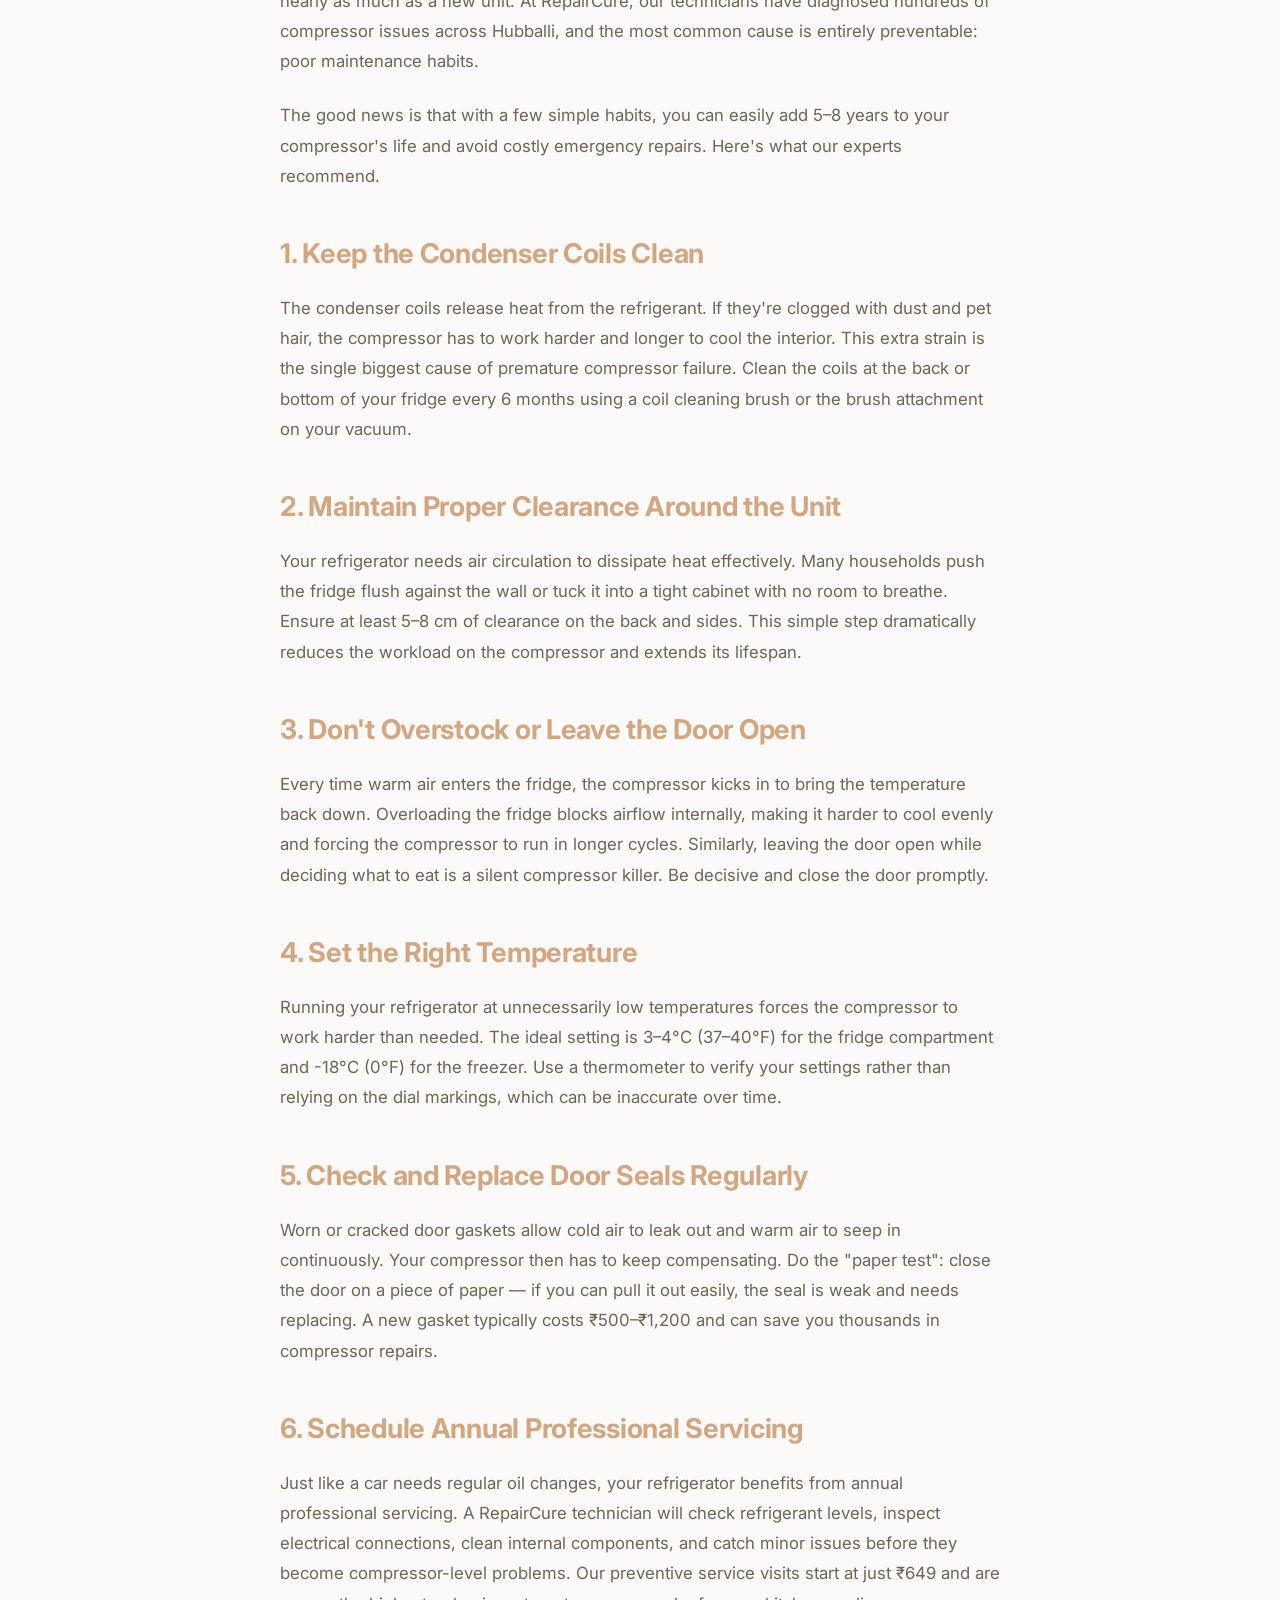
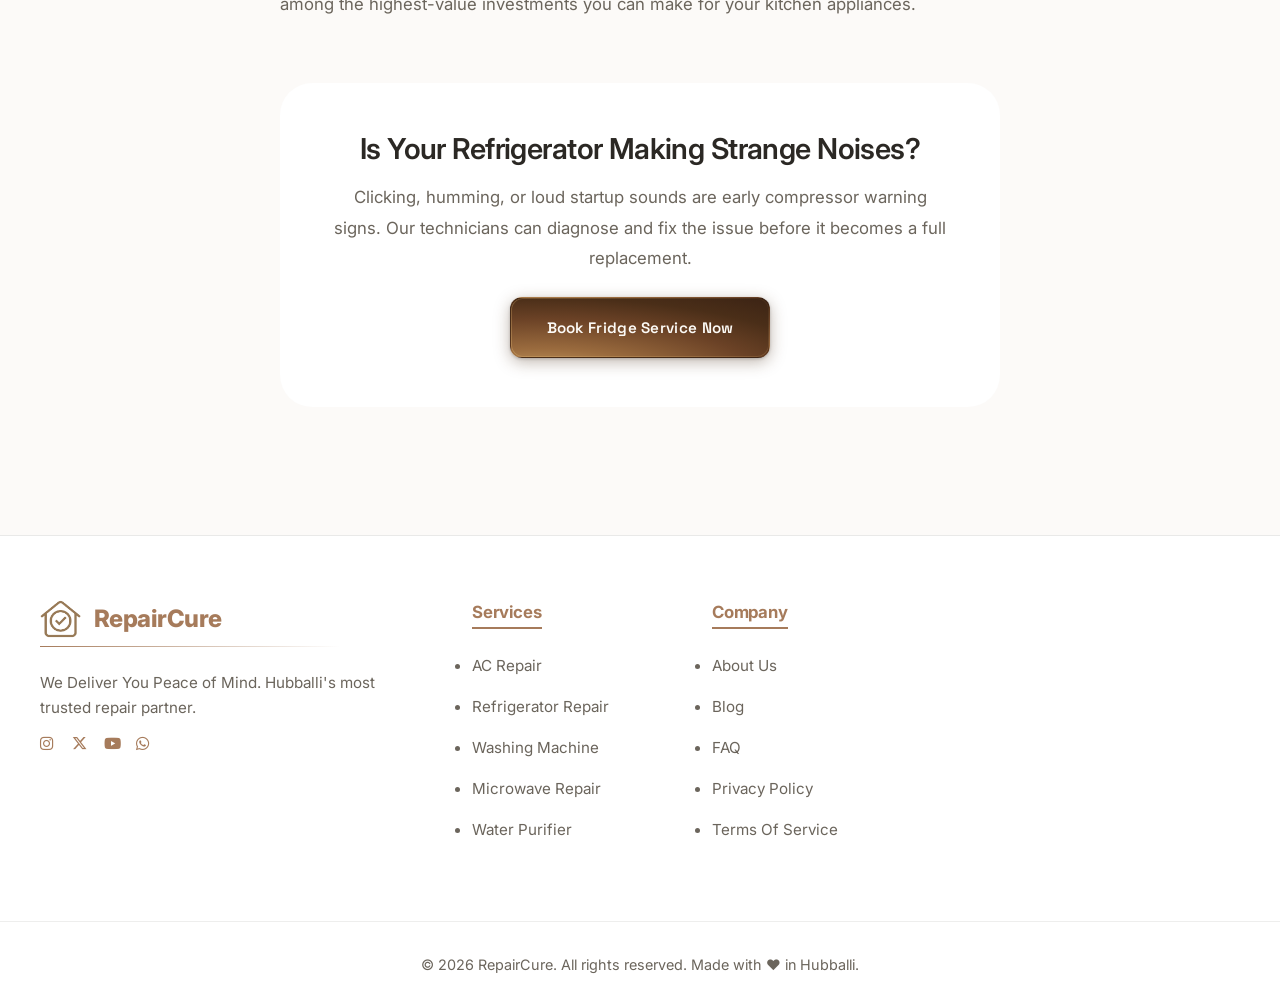
<file: blog-fridge-compressor.html>
<!DOCTYPE html>
<html lang="en">

<head>
    <meta charset="UTF-8">
    <meta name="viewport" content="width=device-width, initial-scale=1.0">
    <meta name="description"
        content="Expert tips from RepairCure on how to increase the lifespan of your refrigerator compressor and keep it running efficiently.">
    <title>How to Increase the Lifespan of Your Compressor | RepairCure Blog</title>

    <link rel="stylesheet" href="https://cdnjs.cloudflare.com/ajax/libs/font-awesome/6.5.1/css/all.min.css">
    <link rel="stylesheet" href="styles.css">
    <link rel="icon" type="image/png" href="favicon_solid.png">
    <meta property="og:title" content="RepairCure | Hubballi Appliance Repair">
    <meta property="og:description" content="Premium home appliance repair service based in Hubballi, India. AC, Refrigerator, Washing Machine, Microwave, and RO Purifier repairs.">
    <meta property="og:image" content="og-image.png">
    <meta property="og:type" content="website">
    <style>
        .article-hero {
            padding: 10rem 5% 4rem;
            background: var(--bg-primary);
        }

        .article-header {
            max-width: 800px;
            margin: 0 auto;
            text-align: center;
        }

        .article-meta {
            display: flex;
            justify-content: center;
            align-items: center;
            flex-wrap: wrap;
            gap: 0.5rem 1rem;
            color: var(--text-muted);
            font-size: 0.82rem;
            margin-bottom: 2rem;
            letter-spacing: 0.03em;
        }

        .article-meta .sep {
            color: var(--border-subtle);
            font-size: 1rem;
            line-height: 1;
        }

        .article-meta .category {
            text-transform: uppercase;
            font-weight: 600;
            letter-spacing: 0.08em;
            white-space: nowrap;
        }

        .article-meta span {
            white-space: nowrap;
        }

        .article-meta span.author {
            color: var(--accent-gold);
            font-weight: 600;
        }

        .article-hero-img {
            max-width: 1000px;
            margin: 0 auto 3rem;
            border-radius: var(--radius-lg);
            overflow: hidden;
            box-shadow: var(--shadow-soft);
        }

        .article-hero-img img {
            width: 100%;
            display: block;
        }

        .article-body {
            max-width: 720px;
            margin: 0 auto;
            font-size: 1.05rem;
            line-height: 1.8;
            color: var(--text-primary);
        }

        .article-body h2 {
            font-size: 1.7rem;
            margin: 3rem 0 1.5rem;
            color: var(--accent-gold);
            letter-spacing: -0.01em;
        }

        .article-body p {
            margin-bottom: 1.5rem;
            color: var(--text-secondary);
        }

        .article-inline-image {
            margin: 3rem 0;
            border-radius: var(--radius-md);
            overflow: hidden;
            border: 1px solid var(--border-subtle);
        }

        .article-inline-image img {
            width: 100%;
            display: block;
        }

        .article-cta {
            background: var(--bg-card);
            border: 1px solid var(--glass-border);
            border-radius: var(--radius-lg);
            padding: 3rem;
            text-align: center;
            margin: 4rem 0;
            position: relative;
        }

        .article-cta h3 {
            font-size: 1.8rem;
            margin-bottom: 1rem;
        }
    </style>
</head>

<body>

    <!-- Liquid Glass SVG Filter for Dynamic Island -->
    <svg style="display:none;" xmlns="http://www.w3.org/2000/svg">
        <defs>
            <filter id="liquid-glass">
                <feGaussianBlur in="SourceGraphic" stdDeviation="15" result="blur" />
                <feColorMatrix in="blur" mode="matrix" values="1 0 0 0 0  0 1 0 0 0  0 0 1 0 0  0 0 0 25 -10"
                    result="liquid-glass" />
                <feComposite in="SourceGraphic" in2="liquid-glass" operator="atop" />
            </filter>
        </defs>
    </svg>

    <!-- Sticky Navbar -->
    <header id="navbar">
        <a href="index.html#hero" class="nav-logo">
            <img src="Logo_gold.png" alt="RepairCure Logo">
            <span>RepairCure</span>
        </a>
        <nav class="nav-links-wrapper">
            <div class="nav-indicator">
                <div class="nav-lamp">
                    <div class="nav-lamp-glow-1"></div>
                    <div class="nav-lamp-glow-2"></div>
                    <div class="nav-lamp-glow-3"></div>
                </div>
            </div>
            <a href="index.html#hero" class="nav-link">Home</a>
            <a href="index.html#services" class="nav-link">Services</a>
            <a href="blog.html" class="nav-link active">Blog</a>
        </nav>
        <a href="index.html#booking" class="btn btn-premium-gradient nav-cta star-btn" id="navStarBtn">
            <div class="star-btn-mask">
                <div class="star-btn-light"></div>
            </div>
            Book Now
        </a>

        <!-- Mobile Menu Toggle -->
        <div class="mobile-menu-toggle">
            <span></span>
            <span></span>
            <span></span>
        </div>
    </header>

    <main>
        <article class="article-hero section-padding">
            <div class="article-header">
                <div class="article-meta">
                    <span class="category" style="color: var(--accent-teal);">Refrigerator Care</span>
                    <span class="sep">·</span>
                    <span class="author">By RepairCure Team</span>
                    <span class="sep">·</span>
                    <span class="date">Feb 28, 2026</span>
                    <span class="sep">·</span>
                    <span class="read-time"><i class="fa-regular fa-clock"></i> 5 min read</span>
                </div>
                <h1 class="heading-section">How to Increase the Lifespan of Your Refrigerator Compressor</h1>
            </div>

            <div class="article-hero-img">
                <img src="service-fridge.jpg" alt="Refrigerator compressor repair by RepairCure technician">
            </div>

            <div class="article-body">
                <p>The compressor is the heart of your refrigerator. It circulates refrigerant through the system,
                    maintaining the cold temperatures that keep your food fresh. When the compressor fails,
                    your refrigerator stops working entirely — and replacement can cost nearly as much as a new unit.
                    At RepairCure, our technicians have diagnosed hundreds of compressor issues across Hubballi,
                    and the most common cause is entirely preventable: poor maintenance habits.</p>

                <p>The good news is that with a few simple habits, you can easily add 5–8 years to your compressor's
                    life and avoid costly emergency repairs. Here's what our experts recommend.</p>

                <h2>1. Keep the Condenser Coils Clean</h2>
                <p>The condenser coils release heat from the refrigerant. If they're clogged with dust and pet hair,
                    the compressor has to work harder and longer to cool the interior. This extra strain is the
                    single biggest cause of premature compressor failure. Clean the coils at the back or bottom
                    of your fridge every 6 months using a coil cleaning brush or the brush attachment on your vacuum.</p>

                <h2>2. Maintain Proper Clearance Around the Unit</h2>
                <p>Your refrigerator needs air circulation to dissipate heat effectively. Many households push the
                    fridge flush against the wall or tuck it into a tight cabinet with no room to breathe. Ensure
                    at least 5–8 cm of clearance on the back and sides. This simple step dramatically reduces the
                    workload on the compressor and extends its lifespan.</p>

                <h2>3. Don't Overstock or Leave the Door Open</h2>
                <p>Every time warm air enters the fridge, the compressor kicks in to bring the temperature back down.
                    Overloading the fridge blocks airflow internally, making it harder to cool evenly and forcing
                    the compressor to run in longer cycles. Similarly, leaving the door open while deciding what
                    to eat is a silent compressor killer. Be decisive and close the door promptly.</p>

                <h2>4. Set the Right Temperature</h2>
                <p>Running your refrigerator at unnecessarily low temperatures forces the compressor to work harder
                    than needed. The ideal setting is 3–4°C (37–40°F) for the fridge compartment and -18°C (0°F)
                    for the freezer. Use a thermometer to verify your settings rather than relying on the dial markings,
                    which can be inaccurate over time.</p>

                <h2>5. Check and Replace Door Seals Regularly</h2>
                <p>Worn or cracked door gaskets allow cold air to leak out and warm air to seep in continuously.
                    Your compressor then has to keep compensating. Do the "paper test": close the door on a piece
                    of paper — if you can pull it out easily, the seal is weak and needs replacing. A new gasket
                    typically costs ₹500–₹1,200 and can save you thousands in compressor repairs.</p>

                <h2>6. Schedule Annual Professional Servicing</h2>
                <p>Just like a car needs regular oil changes, your refrigerator benefits from annual professional
                    servicing. A RepairCure technician will check refrigerant levels, inspect electrical connections,
                    clean internal components, and catch minor issues before they become compressor-level problems.
                    Our preventive service visits start at just ₹649 and are among the highest-value investments
                    you can make for your kitchen appliances.</p>

                <div class="article-cta">
                    <h3>Is Your Refrigerator Making Strange Noises?</h3>
                    <p>Clicking, humming, or loud startup sounds are early compressor warning signs. Our technicians
                        can diagnose and fix the issue before it becomes a full replacement.</p>
                    <a href="index.html#booking" class="btn btn-premium-gradient btn-lg">Book Fridge Service Now</a>
                </div>

            </div>
        </article>
    </main>

    <!-- Footer -->
    <footer class="site-footer">
        <div class="container footer-grid">
            <div class="footer-col brand-col">
                <div class="footer-logo">
                    <img src="Logo_gold.png" alt="RepairCure Logo">
                    <span>RepairCure</span>
                </div>
                <div class="gold-divider"></div>
                <p>We Deliver You Peace of Mind. Hubballi's most trusted repair partner.</p>
                <div class="social-icons">
                    <a href="https://www.instagram.com/repaircure/" target="_blank" aria-label="Instagram"><i class="fa-brands fa-instagram"></i></a>
                    <a href="https://x.com/RepairCure" target="_blank" aria-label="X (Twitter)"><i class="fa-brands fa-x-twitter"></i></a>
                    <a href="https://www.youtube.com/@RepairCure" target="_blank" aria-label="YouTube"><i class="fa-brands fa-youtube"></i></a>
                    <a href="https://wa.me/918892614735" target="_blank" aria-label="WhatsApp"><i class="fa-brands fa-whatsapp"></i></a>
                </div>
            </div>
            <div class="footer-col">
                <h4>Services</h4>
                <ul>
                    <li><a href="index.html#services">AC Repair</a></li>
                    <li><a href="index.html#services">Refrigerator Repair</a></li>
                    <li><a href="index.html#services">Washing Machine</a></li>
                    <li><a href="index.html#services">Microwave Repair</a></li>
                    <li><a href="index.html#services">Water Purifier</a></li>
                </ul>
            </div>
            <div class="footer-col">
                <h4>Company</h4>
                <ul>
                    <li><a href="about.html">About Us</a></li>
                    <li><a href="blog.html">Blog</a></li>
                    <li><a href="faq.html">FAQ</a></li>
                    <li><a href="privacy-policy.html">Privacy Policy</a></li>
                    <li><a href="terms.html">Terms of Service</a></li>
                </ul>
            </div>
        </div>
        <div class="footer-bottom">
            <p>&copy; 2026 RepairCure. All rights reserved. Made with ❤️ in Hubballi.</p>
        </div>
    </footer>

    <script src="script.js"></script>
</body>

</html>
</file>
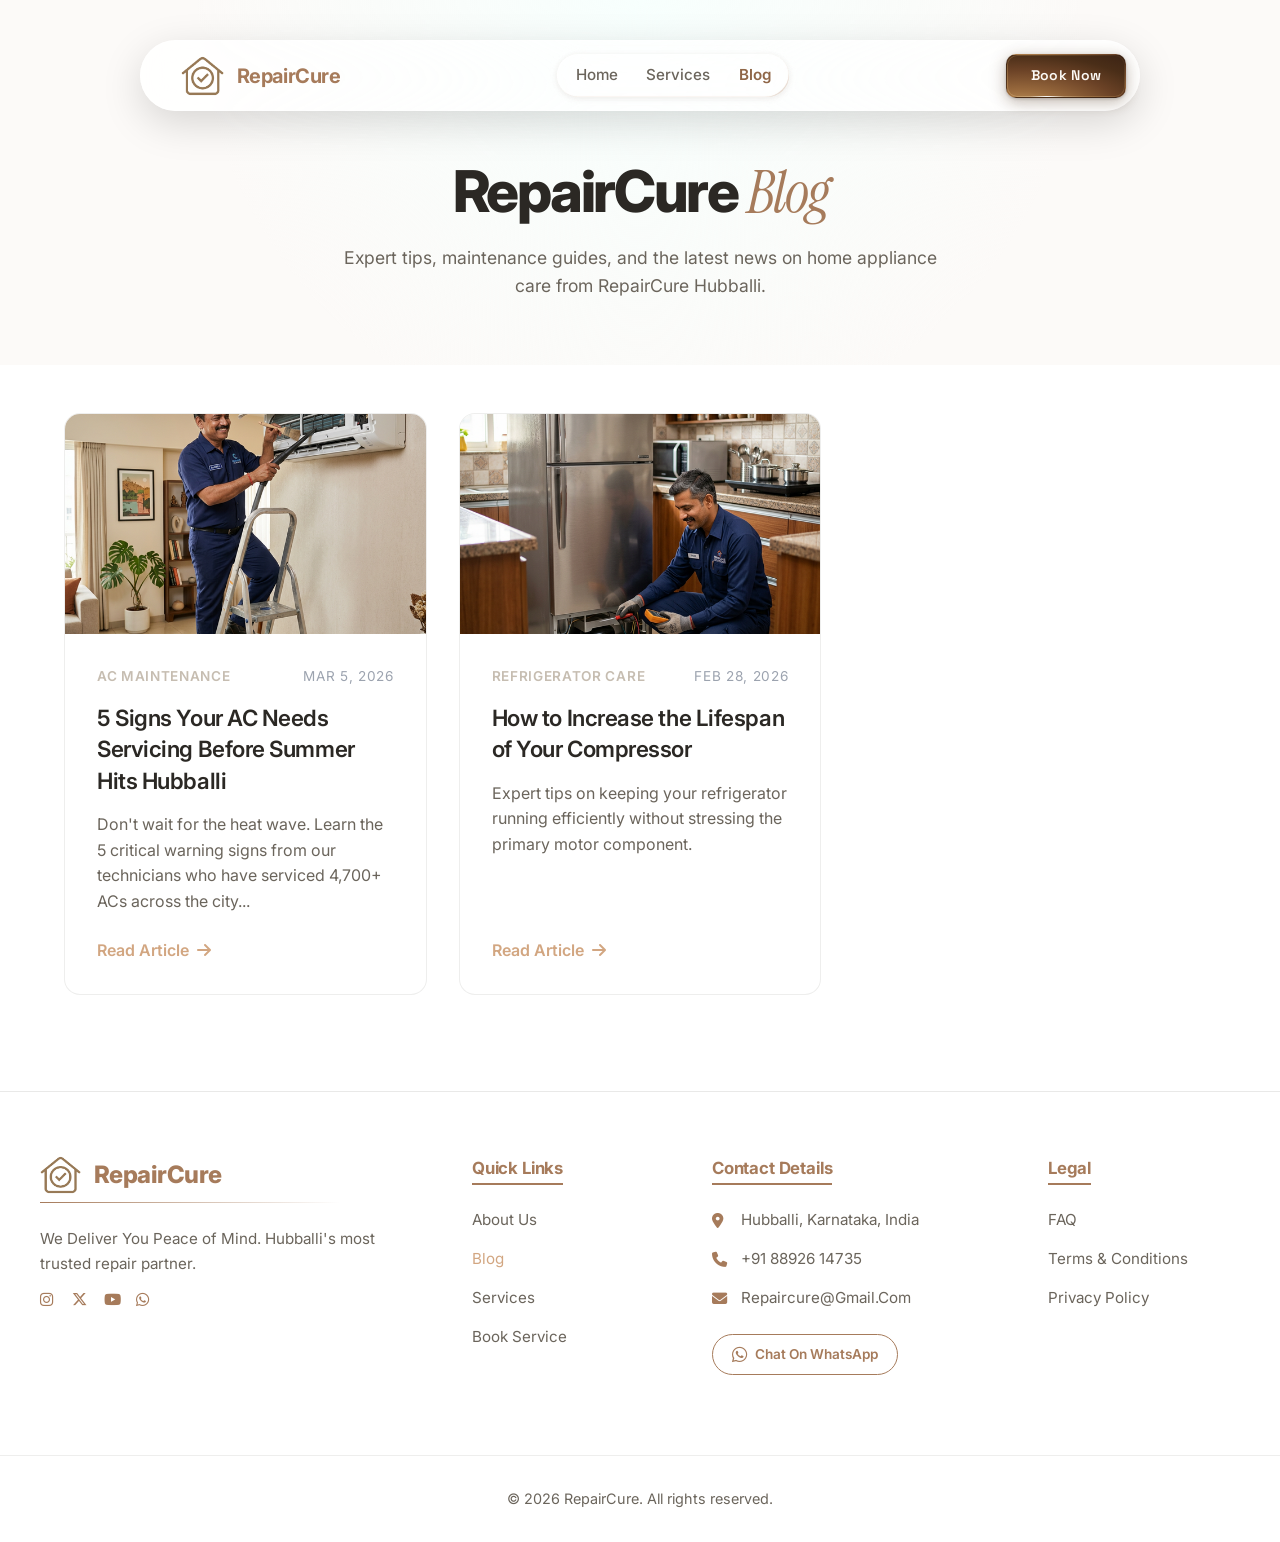
<file: blog.html>
<!DOCTYPE html>
<html lang="en">

<head>
    <meta charset="UTF-8">
    <meta name="viewport" content="width=device-width, initial-scale=1.0">
    <meta name="description"
        content="RepairCure Blog — Expert tips, maintenance guides, and the latest news on home appliance care from RepairCure Hubballi.">
    <title>RepairCure Blog | Appliance Repair Tips & Guides</title>

    <link rel="stylesheet" href="https://cdnjs.cloudflare.com/ajax/libs/font-awesome/6.5.1/css/all.min.css">
    <link rel="stylesheet" href="styles.css?v=8">
    <link rel="icon" type="image/png" href="favicon_solid.png">
    <meta property="og:title" content="RepairCure | Hubballi Appliance Repair">
    <meta property="og:description" content="Premium home appliance repair service based in Hubballi, India. AC, Refrigerator, Washing Machine, Microwave, and RO Purifier repairs.">
    <meta property="og:image" content="og-image.png">
    <meta property="og:type" content="website">
    <style>
        .blog-hero {
            padding: 10rem 5% 4rem;
            text-align: center;
            background: radial-gradient(circle at center top, rgba(100, 255, 218, 0.05) 0%, var(--bg-primary) 60%);
        }

        .blog-hero p {
            max-width: 600px;
            margin: 0 auto;
            color: var(--text-secondary);
            font-size: 1.1rem;
            line-height: 1.6;
        }

        .blog-grid {
            display: grid;
            grid-template-columns: repeat(auto-fill, minmax(320px, 1fr));
            gap: 2rem;
            margin-top: 3rem;
        }

        .blog-card {
            background: var(--bg-card);
            border: 1px solid var(--border-subtle);
            border-radius: var(--radius-md);
            overflow: hidden;
            transition: transform 0.3s ease, box-shadow 0.3s ease, border-color 0.3s ease;
            display: flex;
            flex-direction: column;
        }

        .blog-card:hover {
            transform: translateY(-5px);
            box-shadow: var(--shadow-glow);
            border-color: rgba(245, 166, 35, 0.3);
        }

        .blog-img-wrapper {
            width: 100%;
            height: 220px;
            overflow: hidden;
        }

        .blog-img-wrapper img {
            width: 100%;
            height: 100%;
            object-fit: cover;
            transition: transform 0.3s ease;
        }

        .blog-card:hover .blog-img-wrapper img {
            transform: scale(1.05);
        }

        .blog-content {
            padding: 2rem;
            flex-grow: 1;
            display: flex;
            flex-direction: column;
        }

        .blog-meta {
            display: flex;
            justify-content: space-between;
            font-size: 0.85rem;
            color: var(--text-muted);
            margin-bottom: 1rem;
            text-transform: uppercase;
            letter-spacing: 0.05em;
        }

        .blog-meta .category {
            color: var(--accent-teal);
            font-weight: 600;
        }

        .blog-content h3 {
            font-size: 1.4rem;
            margin-bottom: 1rem;
            line-height: 1.4;
            transition: color 0.3s ease;
        }

        .blog-card:hover .blog-content h3 {
            color: var(--accent-gold);
        }

        .blog-content p {
            color: var(--text-secondary);
            line-height: 1.6;
            margin-bottom: 1.5rem;
            flex-grow: 1;
        }

        .read-more {
            color: var(--accent-gold);
            font-weight: 600;
            display: inline-flex;
            align-items: center;
            gap: 0.5rem;
        }

        .read-more i {
            transition: transform 0.3s ease;
        }

        .blog-card:hover .read-more i {
            transform: translateX(4px);
        }

        /* Keep "RepairCure Blog" on one line on mobile */
        @media (max-width: 500px) {
            .blog-hero .heading-hero {
                font-size: clamp(1.8rem, 8vw, 3rem);
                white-space: nowrap;
            }
        }
    </style>
</head>

<body>

    <!-- Liquid Glass SVG Filter for Dynamic Island -->
    <svg style="display:none;" xmlns="http://www.w3.org/2000/svg">
        <defs>
            <filter id="liquid-glass">
                <feGaussianBlur in="SourceGraphic" stdDeviation="15" result="blur" />
                <feColorMatrix in="blur" mode="matrix" values="1 0 0 0 0  0 1 0 0 0  0 0 1 0 0  0 0 0 25 -10"
                    result="liquid-glass" />
                <feComposite in="SourceGraphic" in2="liquid-glass" operator="atop" />
            </filter>
        </defs>
    </svg>

    <!-- Sticky Navbar safely placed at root level -->
    <header id="navbar">
        <a href="index.html#hero" class="nav-logo">
            <img src="Logo_gold.png" alt="RepairCure Logo">
            <span>RepairCure</span>
        </a>
        <nav class="nav-links-wrapper">
            <div class="nav-indicator">
                <div class="nav-lamp">
                    <div class="nav-lamp-glow-1"></div>
                    <div class="nav-lamp-glow-2"></div>
                    <div class="nav-lamp-glow-3"></div>
                </div>
            </div>
            <a href="index.html#hero" class="nav-link">Home</a>
            <a href="index.html#services" class="nav-link">Services</a>
            <a href="blog.html" class="nav-link active">Blog</a>
        </nav>
        <a href="index.html#booking" class="btn btn-premium-gradient nav-cta star-btn" id="navStarBtn">
            <!-- Wrapper that masks the light to the pixel border -->
            <div class="star-btn-mask">
                <div class="star-btn-light"></div>
            </div>
            Book Now
        </a>
        
        <!-- Mobile Menu Toggle -->
        <div class="mobile-menu-toggle">
            <span></span>
            <span></span>
            <span></span>
        </div>
    </header>

    <main>
        <section class="blog-hero">
            <h1 class="heading-hero">RepairCure <span class="italic-serif text-gradient-gold">Blog</span></h1>
            <p>Expert tips, maintenance guides, and the latest news on home appliance care from RepairCure Hubballi.</p>
        </section>

        <section class="section-padding" style="padding-top: 0;">
            <div class="container">
                <div class="blog-grid">
                    <!-- Complete Blog Post Card -->
                    <a href="blog-ac-summer-tips.html" class="blog-card">
                        <div class="blog-img-wrapper">
                            <img src="service-ac.jpg" alt="AC Diagnostic Guide">
                        </div>
                        <div class="blog-content">
                            <div class="blog-meta">
                                <span class="category">AC Maintenance</span>
                                <span class="date">Mar 5, 2026</span>
                            </div>
                            <h3>5 Signs Your AC Needs Servicing Before Summer Hits Hubballi</h3>
                            <p>Don't wait for the heat wave. Learn the 5 critical warning signs from our technicians who
                                have serviced 4,700+ ACs across the city...</p>
                            <span class="read-more">Read Article <i class="fa-solid fa-arrow-right"></i></span>
                        </div>
                    </a>

                    <!-- Blog Card 2 -->
                    <a href="blog-fridge-compressor.html" class="blog-card">
                        <div class="blog-img-wrapper">
                            <img src="service-fridge.jpg" alt="Refrigerator Care Guide">
                        </div>
                        <div class="blog-content">
                            <div class="blog-meta">
                                <span class="category">Refrigerator Care</span>
                                <span class="date">Feb 28, 2026</span>
                            </div>
                            <h3>How to Increase the Lifespan of Your Compressor</h3>
                            <p>Expert tips on keeping your refrigerator running efficiently without stressing the
                                primary motor component.</p>
                            <span class="read-more">Read Article <i class="fa-solid fa-arrow-right"></i></span>
                        </div>
                    </a>
                </div>
            </div>
        </section>
    </main>

    <!-- Footer -->
    <footer class="site-footer">
        <div class="container footer-grid">
            <div class="footer-col brand-col">
                <div class="footer-logo">
                    <img src="Logo_gold.png" alt="RepairCure Logo">
                    <span>RepairCure</span>
                </div>
                <div class="gold-divider"></div>
                <p>We Deliver You Peace of Mind. Hubballi's most trusted repair partner.</p>
                <div class="social-icons">
                    <a href="https://www.instagram.com/repaircure/" target="_blank" aria-label="Instagram"><i class="fa-brands fa-instagram"></i></a>
                    <a href="https://x.com/RepairCure" target="_blank" aria-label="X (Twitter)"><i class="fa-brands fa-x-twitter"></i></a>
                    <a href="https://www.youtube.com/@RepairCure" target="_blank" aria-label="YouTube"><i class="fa-brands fa-youtube"></i></a>
                    <a href="https://wa.me/918892614735" target="_blank" aria-label="WhatsApp"><i class="fa-brands fa-whatsapp"></i></a>
                </div>
            </div>
            <div class="footer-col links-col">
                <h4>Quick Links</h4>
                <a href="about.html">About Us</a>
                <a href="blog.html" style="color: var(--accent-gold)">Blog</a>
                <a href="index.html#services">Services</a>
                <a href="index.html#booking">Book Service</a>
            </div>
            <div class="footer-col contact-col">
                <h4>Contact Details</h4>
                <a href="https://www.google.com/maps/search/?api=1&query=Hubballi,+Karnataka,+India" target="_blank"><i class="fa-solid fa-location-dot"></i> Hubballi, Karnataka, India</a>
                <a href="tel:+918892614735"><i class="fa-solid fa-phone"></i> +91 88926 14735</a>
                <a href="mailto:repaircure@gmail.com"><i class="fa-solid fa-envelope"></i> repaircure@gmail.com</a>
                <a href="https://wa.me/918892614735" class="whatsapp-btn" target="_blank"><i class="fa-brands fa-whatsapp"></i> Chat on WhatsApp</a>
            </div>
            <div class="footer-col legal-col">
                <h4>Legal</h4>
                <a href="faq.html">FAQ</a>
                <a href="terms.html">Terms & Conditions</a>
                <a href="privacy-policy.html">Privacy Policy</a>
            </div>
        </div>
        <div class="footer-bottom">
            <p>&copy; 2026 RepairCure. All rights reserved.</p>
        </div>
    </footer>

    <script src="script.js"></script>
</body>

</html>
</file>
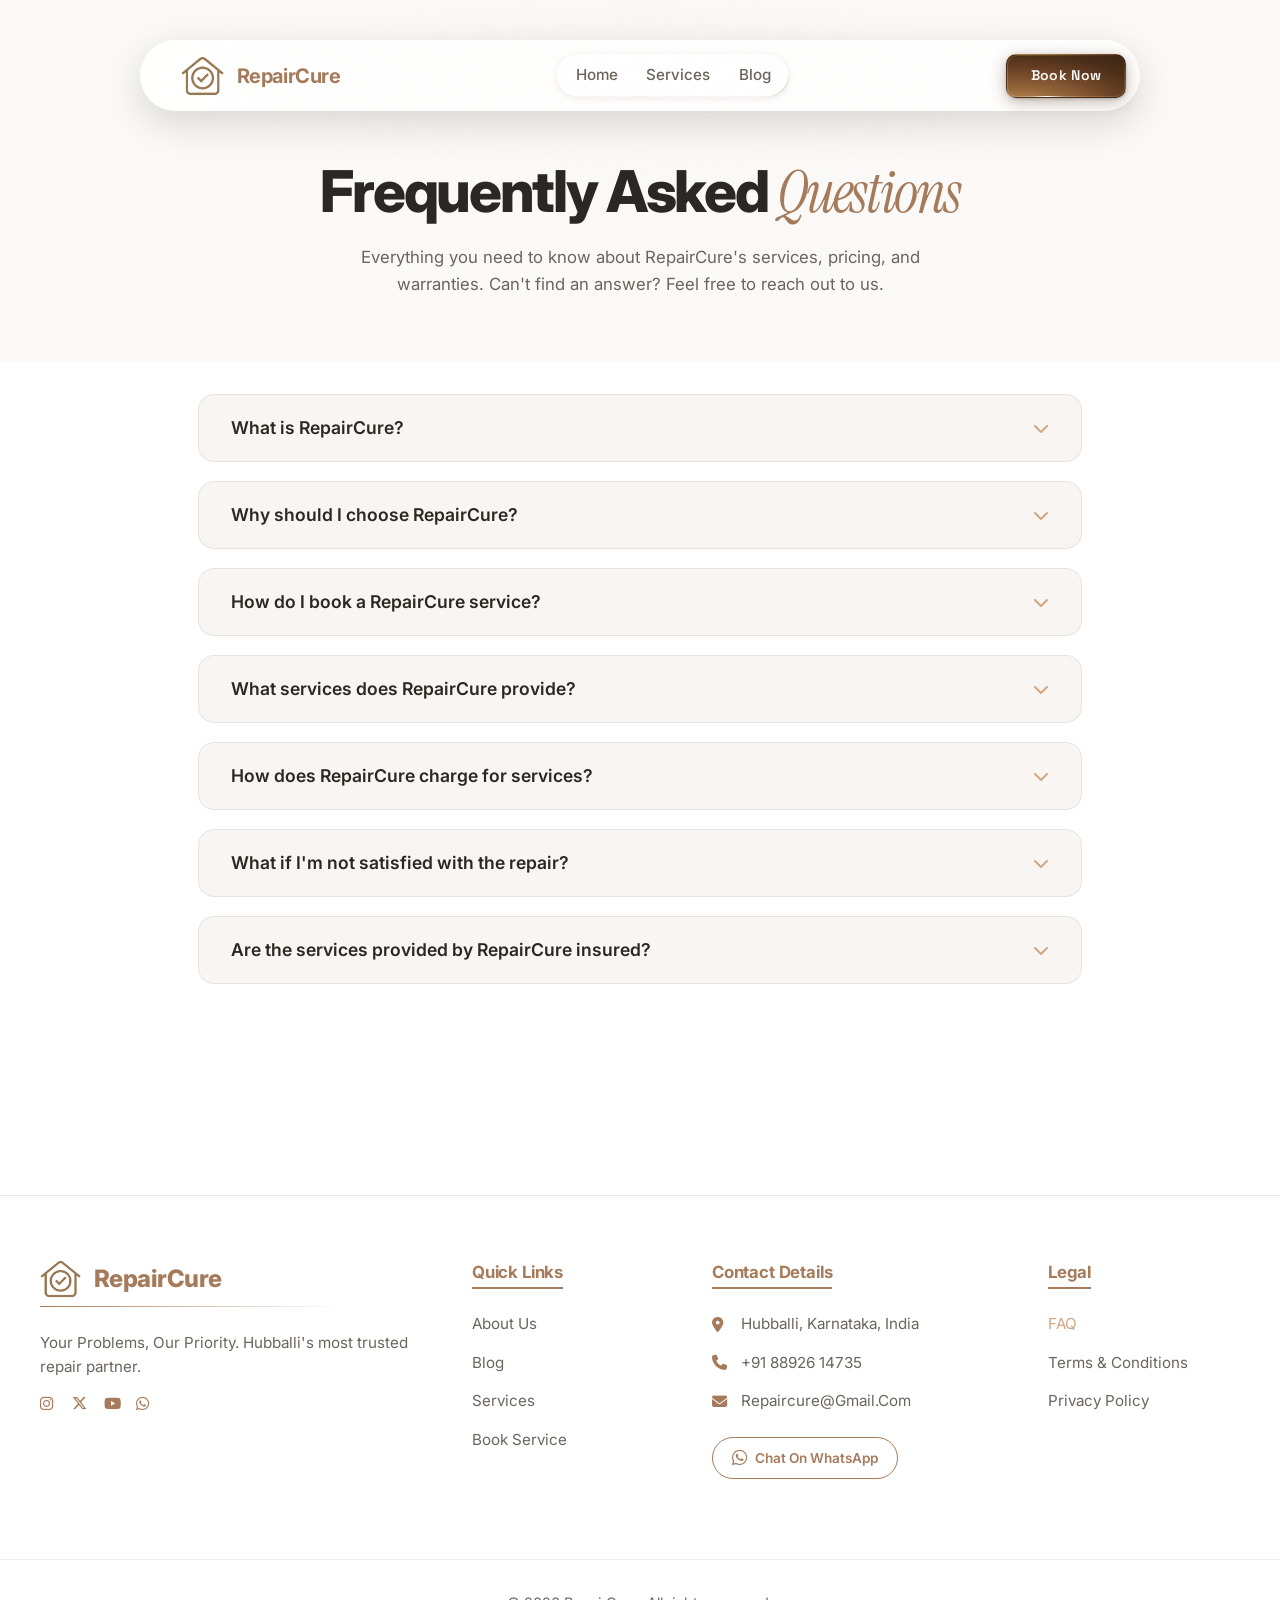
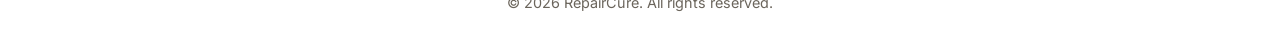
<file: faq.html>
<!DOCTYPE html>
<html lang="en">

<head>
    <meta charset="UTF-8">
    <meta name="viewport" content="width=device-width, initial-scale=1.0">
    <meta name="description"
        content="Frequently Asked Questions about RepairCure's appliance repair services in Hubballi.">
    <title>FAQ | RepairCure — Hubballi Appliance Repair</title>

    <link rel="stylesheet" href="https://cdnjs.cloudflare.com/ajax/libs/font-awesome/6.5.1/css/all.min.css">
    <link rel="stylesheet" href="styles.css?v=9">
    <link rel="icon" type="image/png" href="favicon_solid.png">
    <meta property="og:title" content="RepairCure | Hubballi Appliance Repair">
    <meta property="og:description" content="Premium home appliance repair service based in Hubballi, India. AC, Refrigerator, Washing Machine, Microwave, and RO Purifier repairs.">
    <meta property="og:image" content="og-image.png">
    <meta property="og:type" content="website">
    <style>
        /* FAQ Specific styles are handled globally in styles.css */
    </style>
</head>

<body>

    <!-- Liquid Glass SVG Filter for Dynamic Island -->
    <svg style="display:none;" xmlns="http://www.w3.org/2000/svg">
        <defs>
            <filter id="liquid-glass">
                <feGaussianBlur in="SourceGraphic" stdDeviation="15" result="blur" />
                <feColorMatrix in="blur" mode="matrix" values="1 0 0 0 0  0 1 0 0 0  0 0 1 0 0  0 0 0 25 -10"
                    result="liquid-glass" />
                <feComposite in="SourceGraphic" in2="liquid-glass" operator="atop" />
            </filter>
        </defs>
    </svg>

    <!-- Sticky Navbar -->
    <header id="navbar">
        <a href="index.html#hero" class="nav-logo">
            <img src="Logo_gold.png" alt="RepairCure Logo">
            <span>RepairCure</span>
        </a>
        <nav class="nav-links-wrapper">
            <div class="nav-indicator">
                <div class="nav-lamp">
                    <div class="nav-lamp-glow-1"></div>
                    <div class="nav-lamp-glow-2"></div>
                    <div class="nav-lamp-glow-3"></div>
                </div>
            </div>
            <a href="index.html#hero" class="nav-link">Home</a>
            <a href="index.html#services" class="nav-link">Services</a>
            <a href="blog.html" class="nav-link">Blog</a>
        </nav>
        <a href="index.html#booking" class="btn btn-premium-gradient nav-cta star-btn" id="navStarBtn">
            <!-- Wrapper that masks the light to the pixel border -->
            <div class="star-btn-mask">
                <div class="star-btn-light"></div>
            </div>
            Book Now
        </a>

        <!-- Mobile Menu Toggle -->
        <div class="mobile-menu-toggle">
            <span></span>
            <span></span>
            <span></span>
        </div>
    </header>

    <main>
        <!-- Hero -->
        <section class="faq-hero">
            <h1 class="heading-hero">Frequently Asked <span class="italic-serif text-gradient-gold">Questions</span></h1>
            <p>Everything you need to know about RepairCure's services, pricing, and warranties. Can't find an answer? Feel free to reach out to us.</p>
        </section>

        <!-- FAQ Accordions -->
        <section class="section-padding" style="padding-top: 0;">
            <div class="faq-container">
                
                <!-- FAQ Item 1 -->
                <div class="faq-item">
                    <button class="faq-question">
                        What is RepairCure?
                        <i class="fa-solid fa-chevron-down"></i>
                    </button>
                    <div class="faq-answer">
                        <div class="faq-answer-inner">
                            RepairCure is Hubballi's most trusted online platform for hassle-free home appliance repair and maintenance services. You can pre-book guaranteed services for ACs, washing machines, refrigerators, and more at the click of a button or a simple call, letting you choose a time slot that fits your schedule perfectly.
                        </div>
                    </div>
                </div>

                <!-- FAQ Item 2 -->
                <div class="faq-item">
                    <button class="faq-question">
                        Why should I choose RepairCure?
                        <i class="fa-solid fa-chevron-down"></i>
                    </button>
                    <div class="faq-answer">
                        <div class="faq-answer-inner">
                            Gone are the days of haggling with unreliable technicians or waiting endlessly. With RepairCure's fair billing, verified experts, and convenient booking, your appliance worries are resolved quickly. We offer a complimentary service warranty on all our repairs to ensure your complete peace of mind.
                        </div>
                    </div>
                </div>

                <!-- FAQ Item 3 -->
                <div class="faq-item">
                    <button class="faq-question">
                        How do I book a RepairCure service?
                        <i class="fa-solid fa-chevron-down"></i>
                    </button>
                    <div class="faq-answer">
                        <div class="faq-answer-inner">
                            Booking is incredibly easy. Simply browse our services on our website, click 'Book Now', or reach out directly to our customer care team via phone or WhatsApp. Our expert technician will be at your doorstep exactly when you need them.
                        </div>
                    </div>
                </div>

                <!-- FAQ Item 4 -->
                <div class="faq-item">
                    <button class="faq-question">
                        What services does RepairCure provide?
                        <i class="fa-solid fa-chevron-down"></i>
                    </button>
                    <div class="faq-answer">
                        <div class="faq-answer-inner">
                            We specialize in comprehensive appliance care for residential and commercial customers, including:
                            <ul>
                                <li>Air Conditioner (AC) repair, servicing, and installation</li>
                                <li>Refrigerator and freezer repair</li>
                                <li>Washing Machine servicing</li>
                                <li>Microwave and kitchen appliance repairs</li>
                                <li>General appliance health checkups and maintenance</li>
                            </ul>
                        </div>
                    </div>
                </div>

                <!-- FAQ Item 5 -->
                <div class="faq-item">
                    <button class="faq-question">
                        How does RepairCure charge for services?
                        <i class="fa-solid fa-chevron-down"></i>
                    </button>
                    <div class="faq-answer">
                        <div class="faq-answer-inner">
                            We believe in 100% fair and transparent pricing. A nominal inspection fee of ₹350 applies for the technician's visit to diagnose the issue. However, <strong>this fee is completely waived</strong> if you decide to proceed with the recommended repair service. You only pay for the service you avail, with no hidden charges.
                        </div>
                    </div>
                </div>

                <!-- FAQ Item 6 -->
                <div class="faq-item">
                    <button class="faq-question">
                        What if I'm not satisfied with the repair?
                        <i class="fa-solid fa-chevron-down"></i>
                    </button>
                    <div class="faq-answer">
                        <div class="faq-answer-inner">
                            Customer satisfaction is our highest priority. All our repairs come with a complimentary service warranty. If you face any issues after a repair within the warranty window, simply contact our 24/7 customer support via WhatsApp, and we will rectify it promptly without any additional cost.
                        </div>
                    </div>
                </div>

                <!-- FAQ Item 7 -->
                <div class="faq-item">
                    <button class="faq-question">
                        Are the services provided by RepairCure insured?
                        <i class="fa-solid fa-chevron-down"></i>
                    </button>
                    <div class="faq-answer">
                        <div class="faq-answer-inner">
                            Yes, we have established guidelines to protect our customers in case of property damage during a service. To read our full policies regarding claims, damage limits, and refunds, please review our <a href="terms.html" style="color:var(--accent-primary); font-weight:600; text-decoration:underline;">Terms & Conditions</a>.
                        </div>
                    </div>
                </div>

            </div>
        </section>
    </main>

    <!-- Footer -->
    <footer class="site-footer">
        <div class="container footer-grid">
            <div class="footer-col brand-col">
                <div class="footer-logo">
                    <img src="Logo_gold.png" alt="RepairCure Logo">
                    <span>RepairCure</span>
                </div>
                <div class="gold-divider"></div>
                <p>Your Problems, Our Priority. Hubballi's most trusted repair partner.</p>
                <div class="social-icons">
                    <a href="https://www.instagram.com/repaircure/" target="_blank" aria-label="Instagram"><i class="fa-brands fa-instagram"></i></a>
                    <a href="https://x.com/RepairCure" target="_blank" aria-label="X (Twitter)"><i class="fa-brands fa-x-twitter"></i></a>
                    <a href="https://www.youtube.com/@RepairCure" target="_blank" aria-label="YouTube"><i class="fa-brands fa-youtube"></i></a>
                    <a href="https://wa.me/918892614735" target="_blank" aria-label="WhatsApp"><i class="fa-brands fa-whatsapp"></i></a>
                </div>
            </div>
            <div class="footer-col links-col">
                <h4>Quick Links</h4>
                <a href="about.html">About Us</a>
                <a href="blog.html">Blog</a>
                <a href="index.html#services">Services</a>
                <a href="index.html#booking">Book Service</a>
            </div>
            <div class="footer-col contact-col">
                <h4>Contact Details</h4>
                <a href="https://www.google.com/maps/search/?api=1&query=Hubballi,+Karnataka,+India" target="_blank"><i class="fa-solid fa-location-dot"></i> Hubballi, Karnataka, India</a>
                <a href="tel:+918892614735"><i class="fa-solid fa-phone"></i> +91 88926 14735</a>
                <a href="mailto:repaircure@gmail.com"><i class="fa-solid fa-envelope"></i> repaircure@gmail.com</a>
                <a href="https://wa.me/918892614735" class="whatsapp-btn" target="_blank"><i
                        class="fa-brands fa-whatsapp"></i> Chat on WhatsApp</a>
            </div>
            <div class="footer-col legal-col">
                <h4>Legal</h4>
                <a href="faq.html" style="color: var(--accent-gold)">FAQ</a>
                <a href="terms.html">Terms & Conditions</a>
                <a href="privacy-policy.html">Privacy Policy</a>
            </div>
        </div>
        <div class="footer-bottom">
            <p>&copy; 2026 RepairCure. All rights reserved.</p>
        </div>
    </footer>

    <script src="script.js"></script>
</body>

</html>
</file>
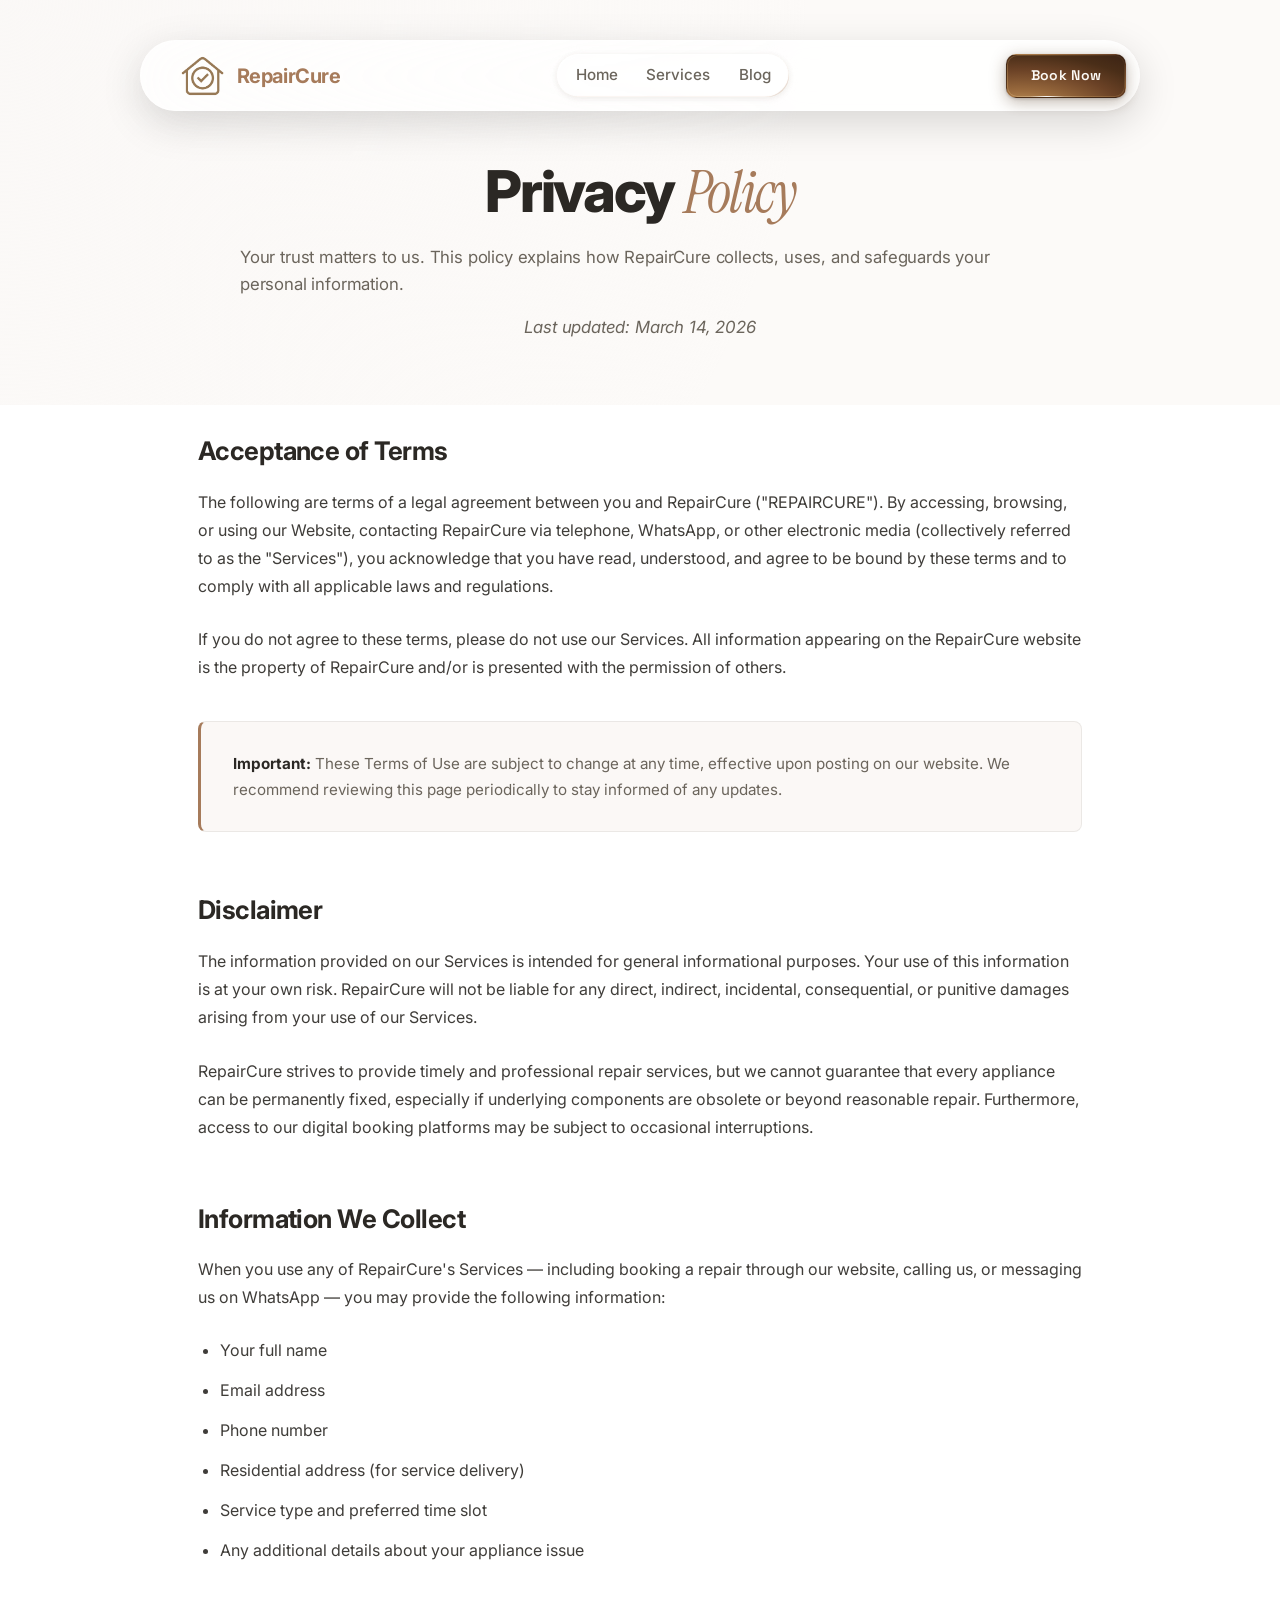
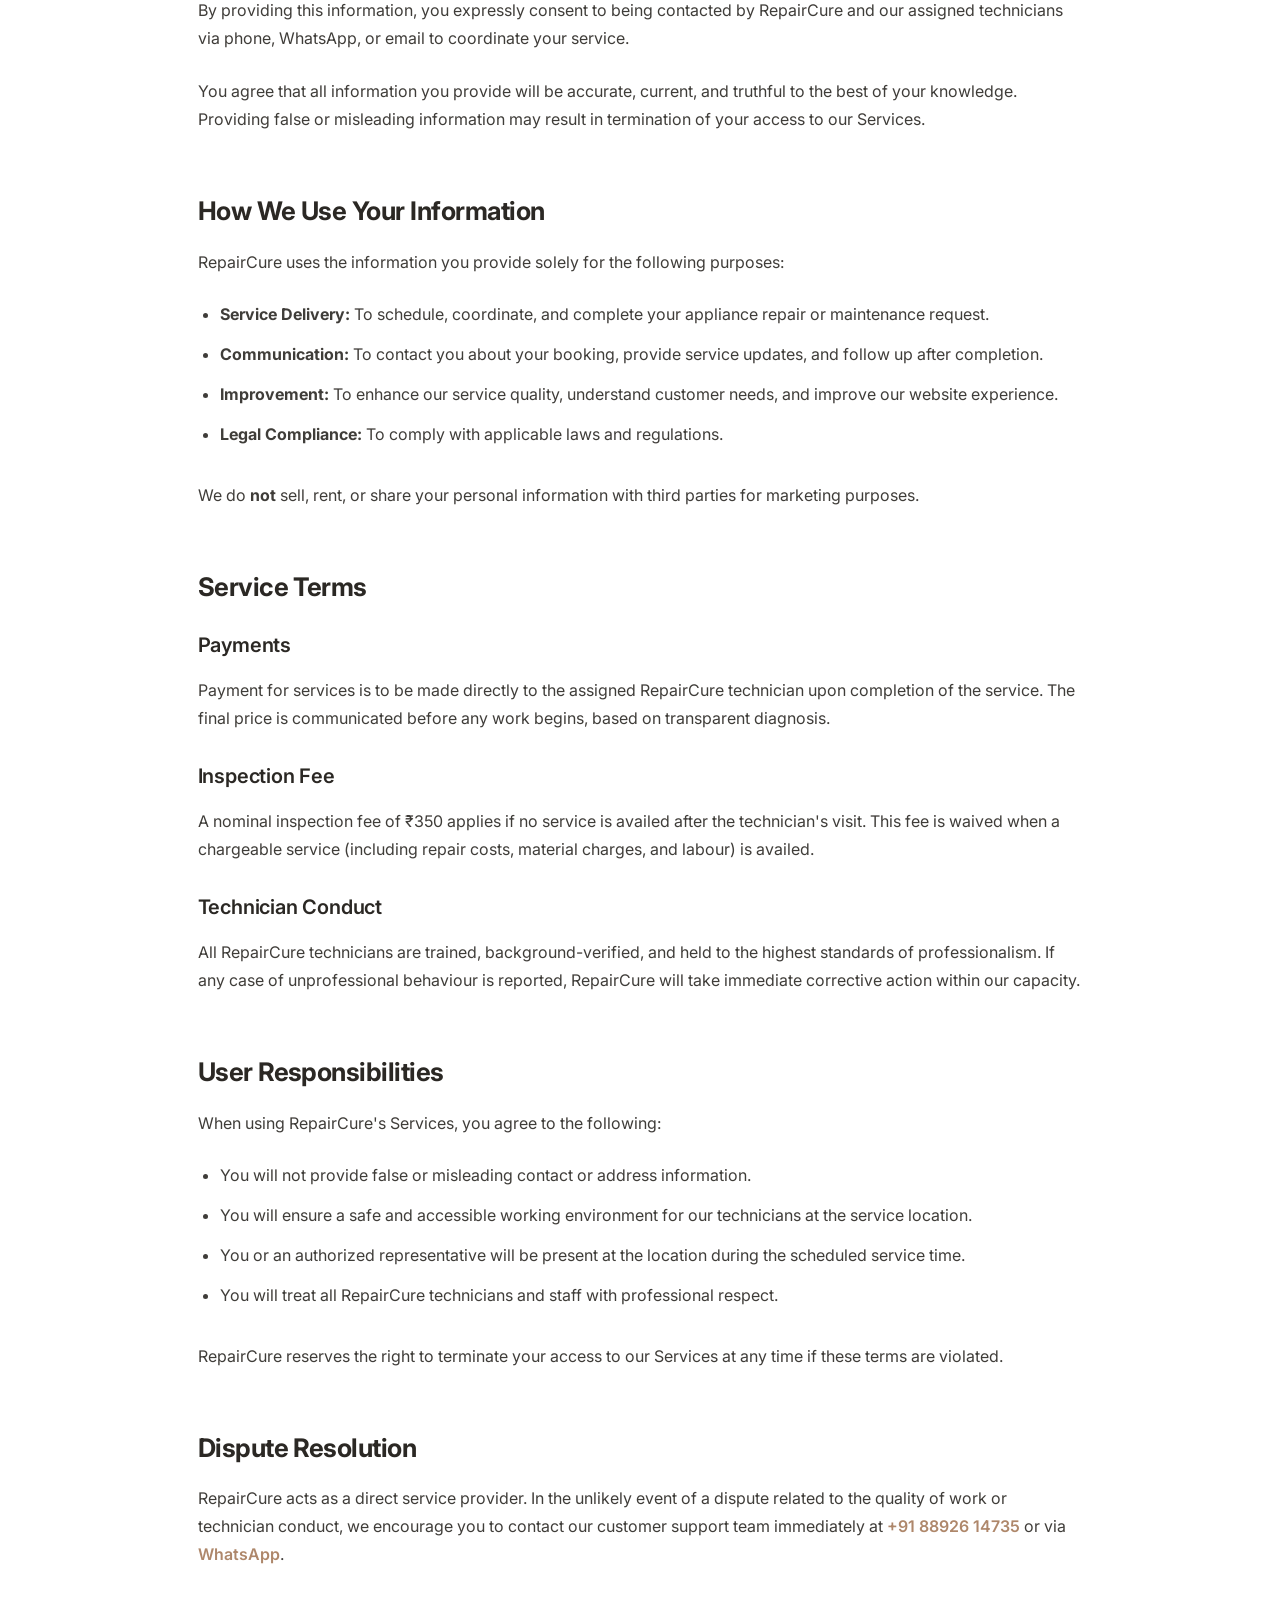
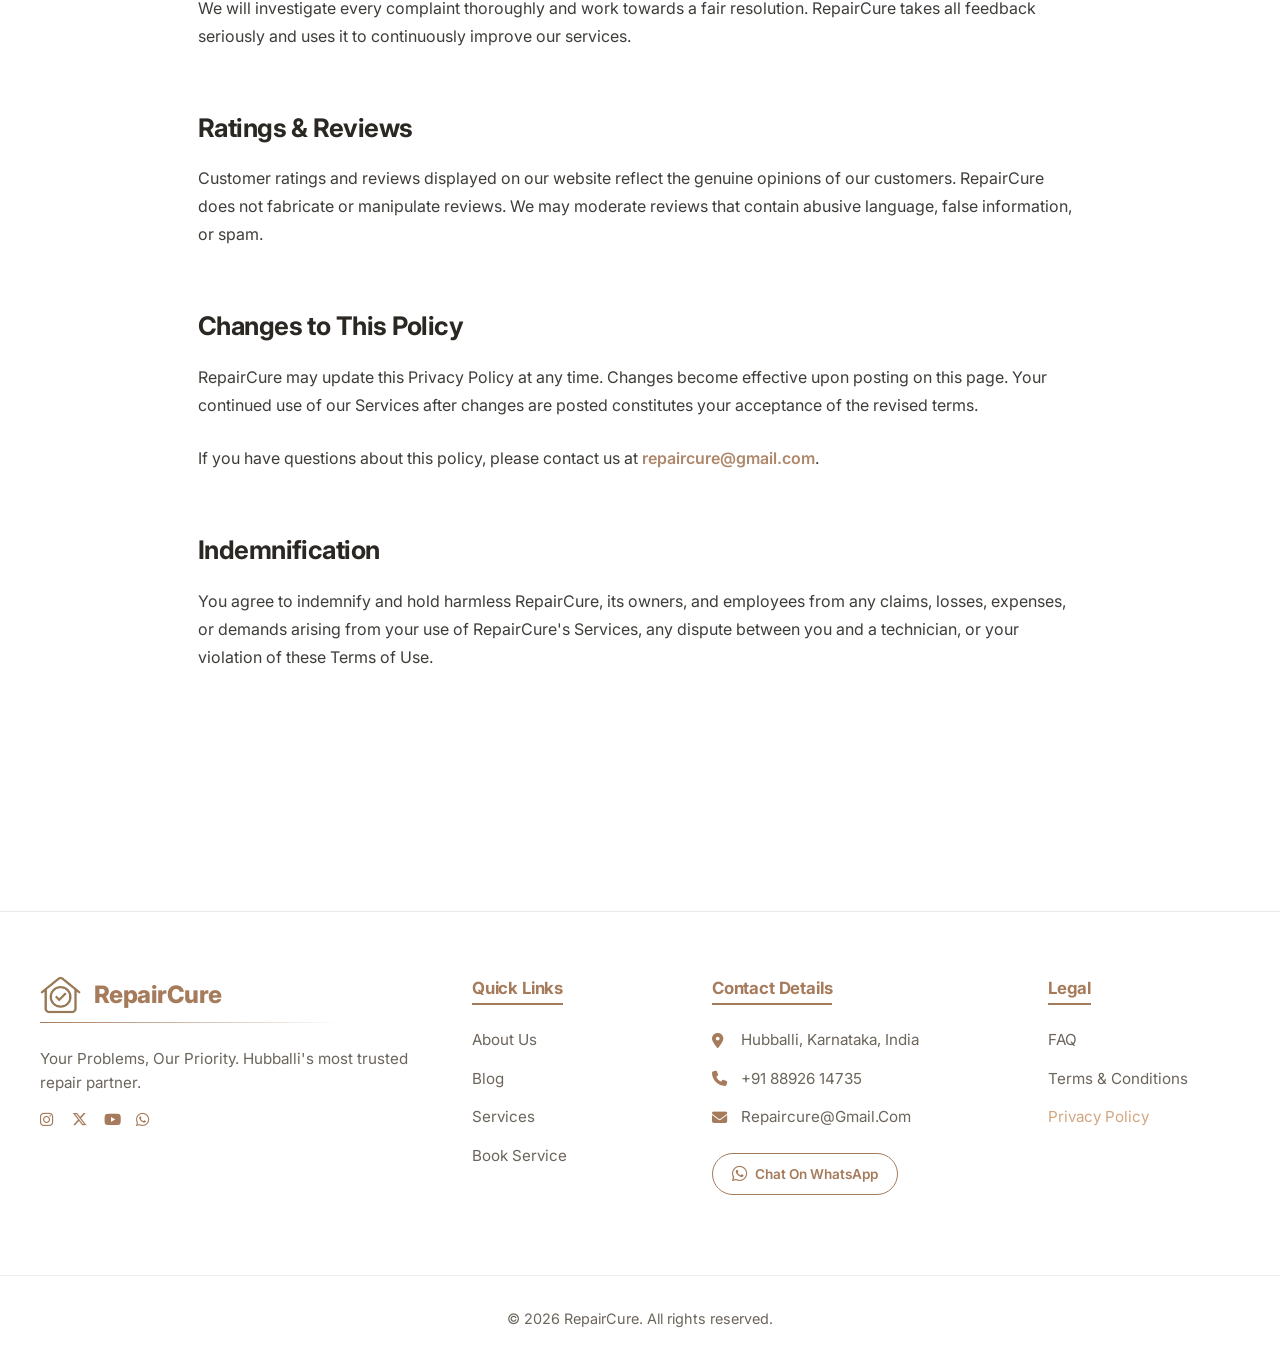
<file: privacy-policy.html>
<!DOCTYPE html>
<html lang="en">

<head>
    <meta charset="UTF-8">
    <meta name="viewport" content="width=device-width, initial-scale=1.0">
    <meta name="description"
        content="RepairCure Privacy Policy — How we collect, use, and protect your personal information when using our appliance repair services in Hubballi.">
    <title>Privacy Policy | RepairCure — Hubballi Appliance Repair</title>

    <link rel="stylesheet" href="https://cdnjs.cloudflare.com/ajax/libs/font-awesome/6.5.1/css/all.min.css">
    <link rel="stylesheet" href="styles.css?v=9">
    <link rel="icon" type="image/png" href="favicon_solid.png">
    <meta property="og:title" content="RepairCure | Hubballi Appliance Repair">
    <meta property="og:description" content="Premium home appliance repair service based in Hubballi, India. AC, Refrigerator, Washing Machine, Microwave, and RO Purifier repairs.">
    <meta property="og:image" content="og-image.png">
    <meta property="og:type" content="website">
    <style>
        /* ---- Refined Policy Page Specific Styles ---- */
        .policy-hero {
            padding: 10rem 0 4rem;
            background: radial-gradient(circle at top left, rgba(166, 123, 91, 0.05) 0%, var(--bg-primary) 60%);
        }

        .policy-hero-inner {
            max-width: 1000px;
            margin: 0 auto;
            padding: 0 5%;
            text-align: center;
        }

        .policy-hero .heading-hero {
            text-align: center;
            width: 100%;
        }

        .policy-hero p {
            max-width: 800px;
            margin: 1rem auto 0;
            color: var(--text-secondary);
            font-size: 1.05rem;
            line-height: 1.6;
            letter-spacing: -0.01em;
        }

        .policy-body {
            max-width: 1000px;
            margin: 0 auto;
            padding: 2rem 5% 5rem;
            text-align: left;
        }

        .policy-body p {
            color: var(--text-primary);
            font-size: 1rem;
            line-height: 1.75;
            margin-bottom: 1.6rem;
            opacity: 0.9;
        }

        .policy-body ul {
            color: var(--text-primary);
            padding-left: 1.4rem;
            margin-bottom: 2rem;
            opacity: 0.9;
        }

        .policy-body ul li {
            margin-bottom: 0.8rem;
            line-height: 1.7;
            font-size: 1rem;
        }

        .policy-section {
            margin-bottom: 4rem;
        }

        .policy-section h2 {
            font-size: 1.6rem;
            margin-bottom: 1.4rem;
            color: var(--text-primary);
            font-weight: 700;
            letter-spacing: -0.02em;
        }

        .policy-section h3 {
            font-size: 1.25rem;
            margin: 2rem 0 1.2rem;
            color: var(--text-primary);
            font-weight: 600;
            letter-spacing: -0.01em;
        }

        .policy-notice {
            background: rgba(166, 123, 91, 0.05);
            border: 1px solid var(--border-subtle);
            border-left: 3px solid var(--accent-primary);
            border-radius: var(--radius-sm);
            padding: 1.8rem 2rem;
            margin: 2.5rem 0;
            font-size: 0.95rem;
            line-height: 1.7;
            color: var(--text-secondary);
        }

        .policy-notice strong {
            color: var(--text-primary);
        }

        .policy-updated {
            font-size: 0.8rem;
            color: var(--text-muted);
            margin-top: 1rem;
            margin-bottom: 2rem;
            text-align: center;
            font-style: italic;
            max-width: 1000px;
            margin-left: auto;
            margin-right: auto;
        }

        @media (max-width: 768px) {
            .policy-hero {
                padding: 7rem 6% 2rem;
            }
            .policy-hero .heading-hero {
                font-size: 2.2rem;
                line-height: 1.2;
            }
            .policy-hero p {
                font-size: 0.95rem;
                padding: 0 0.5rem;
            }
            .policy-body {
                padding: 1.5rem 6% 4rem;
            }
            .policy-body p, .policy-body ul li {
                font-size: 0.95rem;
                line-height: 1.65;
            }
            .policy-section h2 {
                font-size: 1.4rem;
                margin-bottom: 1rem;
            }
            .policy-section h3 {
                font-size: 1.15rem;
                margin: 1.5rem 0 1rem;
            }
            .policy-notice {
                padding: 1.5rem;
                margin: 2rem 0;
            }
        }
    </style>
</head>

<body>

    <!-- Liquid Glass SVG Filter for Dynamic Island -->
    <svg style="display:none;" xmlns="http://www.w3.org/2000/svg">
        <defs>
            <filter id="liquid-glass">
                <feGaussianBlur in="SourceGraphic" stdDeviation="15" result="blur" />
                <feColorMatrix in="blur" mode="matrix" values="1 0 0 0 0  0 1 0 0 0  0 0 1 0 0  0 0 0 25 -10"
                    result="liquid-glass" />
                <feComposite in="SourceGraphic" in2="liquid-glass" operator="atop" />
            </filter>
        </defs>
    </svg>

    <!-- Sticky Navbar -->
    <header id="navbar">
        <a href="index.html#hero" class="nav-logo">
            <img src="Logo_gold.png" alt="RepairCure Logo">
            <span>RepairCure</span>
        </a>
        <nav class="nav-links-wrapper">
            <div class="nav-indicator">
                <div class="nav-lamp">
                    <div class="nav-lamp-glow-1"></div>
                    <div class="nav-lamp-glow-2"></div>
                    <div class="nav-lamp-glow-3"></div>
                </div>
            </div>
            <a href="index.html#hero" class="nav-link">Home</a>
            <a href="index.html#services" class="nav-link">Services</a>
            <a href="blog.html" class="nav-link">Blog</a>
        </nav>
        <a href="index.html#booking" class="btn btn-premium-gradient nav-cta star-btn" id="navStarBtn">
            <!-- Wrapper that masks the light to the pixel border -->
            <div class="star-btn-mask">
                <div class="star-btn-light"></div>
            </div>
            Book Now
        </a>

        <!-- Mobile Menu Toggle -->
        <div class="mobile-menu-toggle">
            <span></span>
            <span></span>
            <span></span>
        </div>
    </header>

    <main>
        <!-- Hero -->
        <section class="policy-hero">
            <h1 class="heading-hero">Privacy <span class="italic-serif text-gradient-gold">Policy</span></h1>
            <p>Your trust matters to us. This policy explains how RepairCure collects, uses, and safeguards your
                personal information.</p>
            <p class="policy-updated">Last updated: March 14, 2026</p>
        </section>

        <!-- Body -->
        <section class="section-padding" style="padding-top: 0;">
            <div class="policy-body">

                <!-- Acceptance of Terms -->
                <div class="policy-section">
                    <h2>Acceptance of Terms</h2>
                    <p>The following are terms of a legal agreement between you and RepairCure ("REPAIRCURE"). By
                        accessing, browsing, or using our Website, contacting RepairCure via telephone, WhatsApp, or
                        other electronic media (collectively referred to as the "Services"), you acknowledge that you
                        have read, understood, and agree to be bound by these terms and to comply with all applicable
                        laws and regulations.</p>
                    <p>If you do not agree to these terms, please do not use our Services. All information appearing on
                        the RepairCure website is the property of RepairCure and/or is presented with the permission of
                        others.</p>
                    <div class="policy-notice">
                        <strong>Important:</strong> These Terms of Use are subject to change at any time, effective upon
                        posting on our website. We recommend reviewing this page periodically to stay informed of any
                        updates.
                    </div>
                </div>

                <!-- Disclaimer -->
                <div class="policy-section">
                    <h2>Disclaimer</h2>
                    <p>The information provided on our Services is intended for general informational purposes. Your use
                        of this information is at your own risk. RepairCure will not be liable for any direct, indirect,
                        incidental, consequential, or punitive damages arising from your use of our Services.</p>
                    <p>RepairCure strives to provide timely and professional repair services, but we cannot guarantee that every appliance can be permanently fixed, especially if underlying components are obsolete or beyond reasonable repair. Furthermore, access to our digital booking platforms may be subject to occasional interruptions.</p>
                </div>

                <!-- User Information -->
                <div class="policy-section">
                    <h2>Information We Collect</h2>
                    <p>When you use any of RepairCure's Services — including booking a repair through our website,
                        calling us, or messaging us on WhatsApp — you may provide the following information:</p>
                    <ul>
                        <li>Your full name</li>
                        <li>Email address</li>
                        <li>Phone number</li>
                        <li>Residential address (for service delivery)</li>
                        <li>Service type and preferred time slot</li>
                        <li>Any additional details about your appliance issue</li>
                    </ul>
                    <p>By providing this information, you expressly consent to being contacted by RepairCure and our
                        assigned technicians via phone, WhatsApp, or email to coordinate your service.</p>
                    <p>You agree that all information you provide will be accurate, current, and truthful to the best of
                        your knowledge. Providing false or misleading information may result in termination of your
                        access to our Services.</p>
                </div>

                <!-- How We Use Your Information -->
                <div class="policy-section">
                    <h2>How We Use Your Information</h2>
                    <p>RepairCure uses the information you provide solely for the following purposes:</p>
                    <ul>
                        <li><strong>Service Delivery:</strong> To schedule, coordinate, and complete your appliance
                            repair or maintenance request.</li>
                        <li><strong>Communication:</strong> To contact you about your booking, provide service updates,
                            and follow up after completion.</li>
                        <li><strong>Improvement:</strong> To enhance our service quality, understand customer needs, and
                            improve our website experience.</li>
                        <li><strong>Legal Compliance:</strong> To comply with applicable laws and regulations.</li>
                    </ul>
                    <p>We do <strong>not</strong> sell, rent, or share your personal information with third parties for
                        marketing purposes.</p>
                </div>

                <!-- Service Terms -->
                <div class="policy-section">
                    <h2>Service Terms</h2>
                    <h3>Payments</h3>
                    <p>Payment for services is to be made directly to the assigned RepairCure technician upon completion
                        of the service. The final price is communicated before any work begins, based on transparent
                        diagnosis.</p>

                    <h3>Inspection Fee</h3>
                    <p>A nominal inspection fee of ₹350 applies if no service is availed after the technician's visit.
                        This fee is waived when a chargeable service (including repair costs, material charges, and
                        labour) is availed.</p>

                    <h3>Technician Conduct</h3>
                    <p>All RepairCure technicians are trained, background-verified, and held to the highest standards of
                        professionalism. If any case of unprofessional behaviour is reported, RepairCure will take
                        immediate corrective action within our capacity.</p>
                </div>

                <!-- User Responsibilities -->
                <div class="policy-section">
                    <h2>User Responsibilities</h2>
                    <p>When using RepairCure's Services, you agree to the following:</p>
                    <ul>
                        <li>You will not provide false or misleading contact or address information.</li>
                        <li>You will ensure a safe and accessible working environment for our technicians at the service location.</li>
                        <li>You or an authorized representative will be present at the location during the scheduled service time.</li>
                        <li>You will treat all RepairCure technicians and staff with professional respect.</li>
                    </ul>
                    <p>RepairCure reserves the right to terminate your access to our Services at any time if these terms
                        are violated.</p>
                </div>

                <!-- Dispute Resolution -->
                <div class="policy-section">
                    <h2>Dispute Resolution</h2>
                    <p>RepairCure acts as a direct service provider. In the unlikely event of a dispute related to the
                        quality of work or technician conduct, we encourage you to contact our customer support team
                        immediately at <a href="tel:+918892614735"
                            style="color: var(--accent-primary); font-weight: 600;">+91 88926 14735</a> or via <a
                            href="https://wa.me/918892614735"
                            style="color: var(--accent-primary); font-weight: 600;">WhatsApp</a>.</p>
                    <p>We will investigate every complaint thoroughly and work towards a fair resolution. RepairCure
                        takes all feedback seriously and uses it to continuously improve our services.</p>
                </div>

                <!-- Reviews -->
                <div class="policy-section">
                    <h2>Ratings & Reviews</h2>
                    <p>Customer ratings and reviews displayed on our website reflect the genuine opinions of our
                        customers. RepairCure does not fabricate or manipulate reviews. We may moderate reviews that
                        contain abusive language, false information, or spam.</p>
                </div>

                <!-- Changes -->
                <div class="policy-section">
                    <h2>Changes to This Policy</h2>
                    <p>RepairCure may update this Privacy Policy at any time. Changes become effective upon posting on
                        this page. Your continued use of our Services after changes are posted constitutes your
                        acceptance of the revised terms.</p>
                    <p>If you have questions about this policy, please contact us at <a
                            href="mailto:repaircure@gmail.com"
                            style="color: var(--accent-primary); font-weight: 600;">repaircure@gmail.com</a>.</p>
                </div>

                <!-- Indemnification -->
                <div class="policy-section">
                    <h2>Indemnification</h2>
                    <p>You agree to indemnify and hold harmless RepairCure, its owners, and employees from any claims,
                        losses, expenses, or demands arising from your use of RepairCure's Services, any dispute between
                        you and a technician, or your violation of these Terms of Use.</p>
                </div>

            </div>
        </section>
    </main>

    <!-- Footer -->
    <footer class="site-footer">
        <div class="container footer-grid">
            <div class="footer-col brand-col">
                <div class="footer-logo">
                    <img src="Logo_gold.png" alt="RepairCure Logo">
                    <span>RepairCure</span>
                </div>
                <div class="gold-divider"></div>
                <p>Your Problems, Our Priority. Hubballi's most trusted repair partner.</p>
                <div class="social-icons">
                    <a href="https://www.instagram.com/repaircure/" target="_blank" aria-label="Instagram"><i class="fa-brands fa-instagram"></i></a>
                    <a href="https://x.com/RepairCure" target="_blank" aria-label="X (Twitter)"><i class="fa-brands fa-x-twitter"></i></a>
                    <a href="https://www.youtube.com/@RepairCure" target="_blank" aria-label="YouTube"><i class="fa-brands fa-youtube"></i></a>
                    <a href="https://wa.me/918892614735" target="_blank" aria-label="WhatsApp"><i class="fa-brands fa-whatsapp"></i></a>
                </div>
            </div>
            <div class="footer-col links-col">
                <h4>Quick Links</h4>
                <a href="about.html">About Us</a>
                <a href="blog.html">Blog</a>
                <a href="index.html#services">Services</a>
                <a href="index.html#booking">Book Service</a>
            </div>
            <div class="footer-col contact-col">
                <h4>Contact Details</h4>
                <a href="https://www.google.com/maps/search/?api=1&query=Hubballi,+Karnataka,+India" target="_blank"><i class="fa-solid fa-location-dot"></i> Hubballi, Karnataka, India</a>
                <a href="tel:+918892614735"><i class="fa-solid fa-phone"></i> +91 88926 14735</a>
                <a href="mailto:repaircure@gmail.com"><i class="fa-solid fa-envelope"></i> repaircure@gmail.com</a>
                <a href="https://wa.me/918892614735" class="whatsapp-btn" target="_blank"><i
                        class="fa-brands fa-whatsapp"></i> Chat on WhatsApp</a>
            </div>
            <div class="footer-col legal-col">
                <h4>Legal</h4>
                <a href="faq.html">FAQ</a>
                <a href="terms.html">Terms & Conditions</a>
                <a href="privacy-policy.html" style="color: var(--accent-gold)">Privacy Policy</a>
            </div>
        </div>
        <div class="footer-bottom">
            <p>&copy; 2026 RepairCure. All rights reserved.</p>
        </div>
    </footer>

    <script src="script.js"></script>
</body>

</html>
</file>
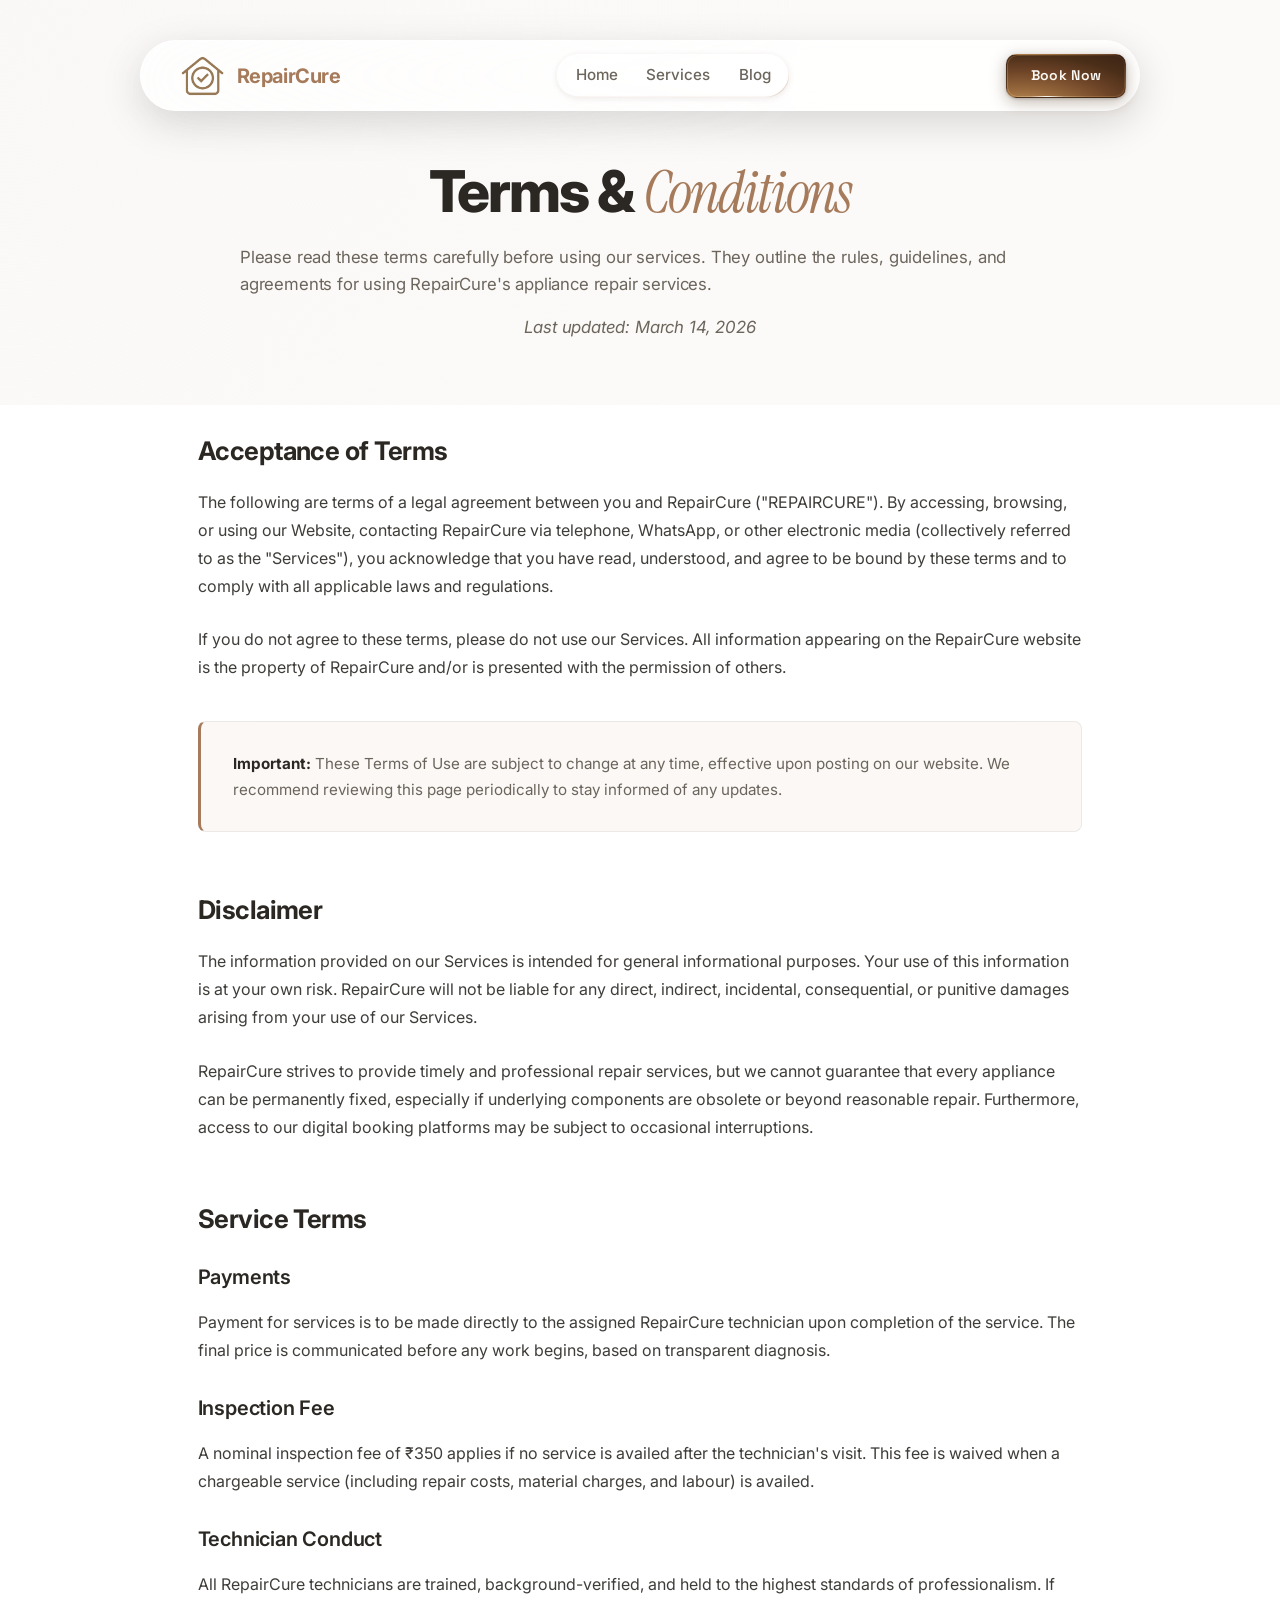
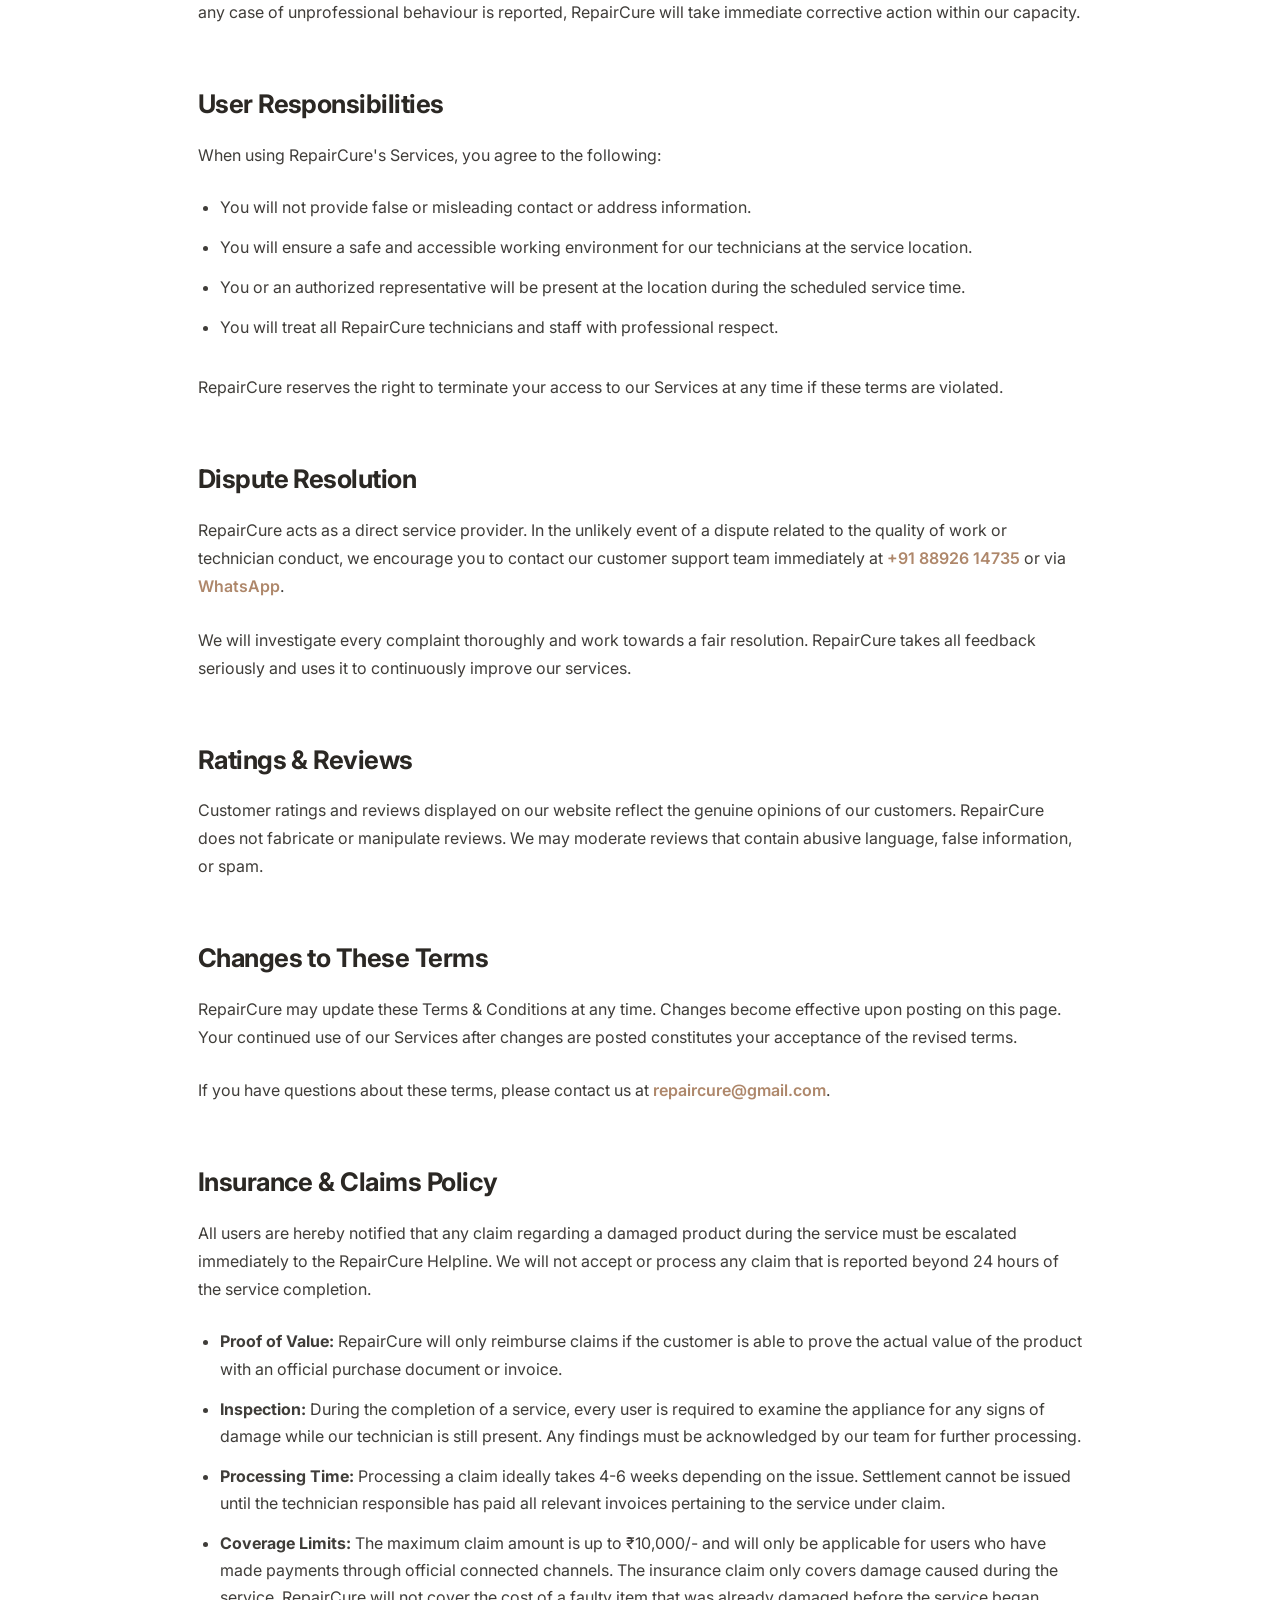
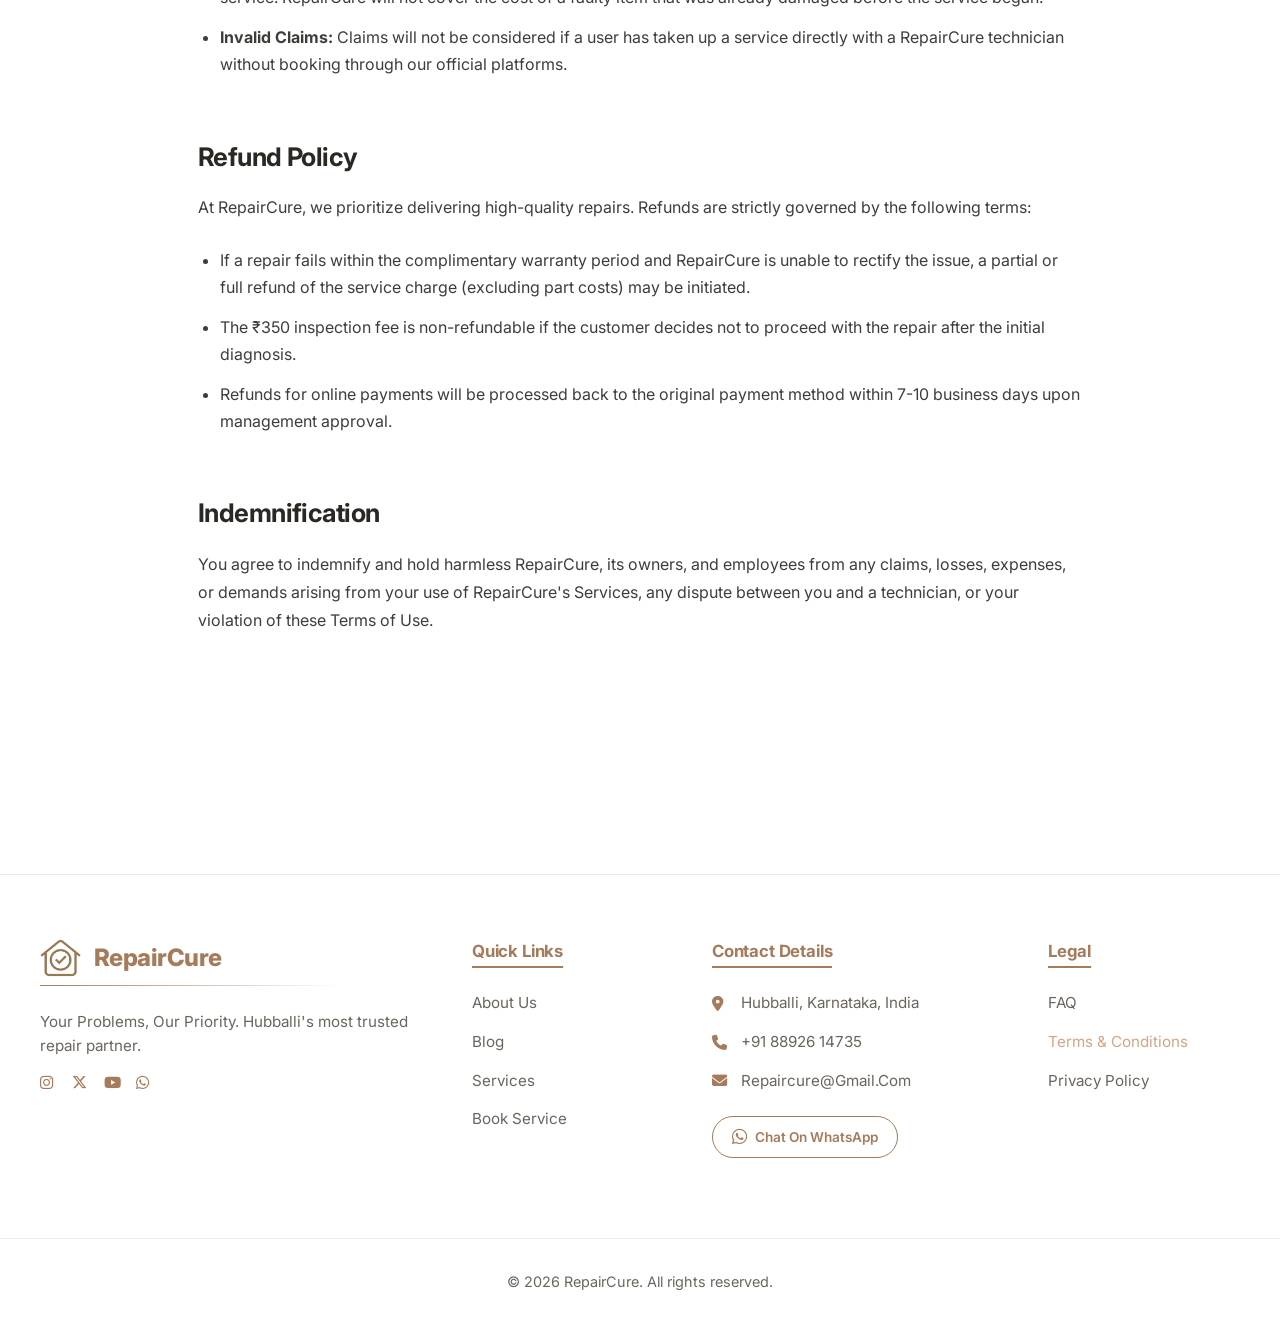
<file: terms.html>
<!DOCTYPE html>
<html lang="en">

<head>
    <meta charset="UTF-8">
    <meta name="viewport" content="width=device-width, initial-scale=1.0">
    <meta name="description"
        content="RepairCure Terms and Conditions — Understand the rules, guidelines, and terms of service for appliance repair in Hubballi.">
    <title>Terms & Conditions | RepairCure — Hubballi Appliance Repair</title>

    <link rel="stylesheet" href="https://cdnjs.cloudflare.com/ajax/libs/font-awesome/6.5.1/css/all.min.css">
    <link rel="stylesheet" href="styles.css?v=9">
    <link rel="icon" type="image/png" href="favicon_solid.png">
    <meta property="og:title" content="RepairCure | Hubballi Appliance Repair">
    <meta property="og:description" content="Premium home appliance repair service based in Hubballi, India. AC, Refrigerator, Washing Machine, Microwave, and RO Purifier repairs.">
    <meta property="og:image" content="og-image.png">
    <meta property="og:type" content="website">
    <style>
        /* ---- Refined Policy Page Specific Styles ---- */
        .policy-hero {
            padding: 10rem 0 4rem;
            background: radial-gradient(circle at top left, rgba(166, 123, 91, 0.05) 0%, var(--bg-primary) 60%);
        }

        .policy-hero-inner {
            max-width: 1000px;
            margin: 0 auto;
            padding: 0 5%;
            text-align: center;
        }

        .policy-hero .heading-hero {
            text-align: center;
            width: 100%;
        }

        .policy-hero p {
            max-width: 800px;
            margin: 1rem auto 0;
            color: var(--text-secondary);
            font-size: 1.05rem;
            line-height: 1.6;
            letter-spacing: -0.01em;
        }

        .policy-body {
            max-width: 1000px;
            margin: 0 auto;
            padding: 2rem 5% 5rem;
            text-align: left;
        }

        .policy-body p {
            color: var(--text-primary);
            font-size: 1rem;
            line-height: 1.75;
            margin-bottom: 1.6rem;
            opacity: 0.9;
        }

        .policy-body ul {
            color: var(--text-primary);
            padding-left: 1.4rem;
            margin-bottom: 2rem;
            opacity: 0.9;
        }

        .policy-body ul li {
            margin-bottom: 0.8rem;
            line-height: 1.7;
            font-size: 1rem;
        }

        .policy-section {
            margin-bottom: 4rem;
        }

        .policy-section h2 {
            font-size: 1.6rem;
            margin-bottom: 1.4rem;
            color: var(--text-primary);
            font-weight: 700;
            letter-spacing: -0.02em;
        }

        .policy-section h3 {
            font-size: 1.25rem;
            margin: 2rem 0 1.2rem;
            color: var(--text-primary);
            font-weight: 600;
            letter-spacing: -0.01em;
        }

        .policy-notice {
            background: rgba(166, 123, 91, 0.05);
            border: 1px solid var(--border-subtle);
            border-left: 3px solid var(--accent-primary);
            border-radius: var(--radius-sm);
            padding: 1.8rem 2rem;
            margin: 2.5rem 0;
            font-size: 0.95rem;
            line-height: 1.7;
            color: var(--text-secondary);
        }

        .policy-notice strong {
            color: var(--text-primary);
        }

        .policy-updated {
            font-size: 0.8rem;
            color: var(--text-muted);
            margin-top: 1rem;
            margin-bottom: 2rem;
            text-align: center;
            font-style: italic;
            max-width: 1000px;
            margin-left: auto;
            margin-right: auto;
        }

        @media (max-width: 768px) {
            .policy-hero {
                padding: 7rem 6% 2rem;
            }
            .policy-hero .heading-hero {
                font-size: 2.2rem;
                line-height: 1.2;
            }
            .policy-hero p {
                font-size: 0.95rem;
                padding: 0 0.5rem;
            }
            .policy-body {
                padding: 1.5rem 6% 4rem;
            }
            .policy-body p, .policy-body ul li {
                font-size: 0.95rem;
                line-height: 1.65;
            }
            .policy-section h2 {
                font-size: 1.4rem;
                margin-bottom: 1rem;
            }
            .policy-section h3 {
                font-size: 1.15rem;
                margin: 1.5rem 0 1rem;
            }
            .policy-notice {
                padding: 1.5rem;
                margin: 2rem 0;
            }
        }
    </style>
</head>

<body>

    <!-- Liquid Glass SVG Filter for Dynamic Island -->
    <svg style="display:none;" xmlns="http://www.w3.org/2000/svg">
        <defs>
            <filter id="liquid-glass">
                <feGaussianBlur in="SourceGraphic" stdDeviation="15" result="blur" />
                <feColorMatrix in="blur" mode="matrix" values="1 0 0 0 0  0 1 0 0 0  0 0 1 0 0  0 0 0 25 -10"
                    result="liquid-glass" />
                <feComposite in="SourceGraphic" in2="liquid-glass" operator="atop" />
            </filter>
        </defs>
    </svg>

    <!-- Sticky Navbar -->
    <header id="navbar">
        <a href="index.html#hero" class="nav-logo">
            <img src="Logo_gold.png" alt="RepairCure Logo">
            <span>RepairCure</span>
        </a>
        <nav class="nav-links-wrapper">
            <div class="nav-indicator">
                <div class="nav-lamp">
                    <div class="nav-lamp-glow-1"></div>
                    <div class="nav-lamp-glow-2"></div>
                    <div class="nav-lamp-glow-3"></div>
                </div>
            </div>
            <a href="index.html#hero" class="nav-link">Home</a>
            <a href="index.html#services" class="nav-link">Services</a>
            <a href="blog.html" class="nav-link">Blog</a>
        </nav>
        <a href="index.html#booking" class="btn btn-premium-gradient nav-cta star-btn" id="navStarBtn">
            <!-- Wrapper that masks the light to the pixel border -->
            <div class="star-btn-mask">
                <div class="star-btn-light"></div>
            </div>
            Book Now
        </a>

        <!-- Mobile Menu Toggle -->
        <div class="mobile-menu-toggle">
            <span></span>
            <span></span>
            <span></span>
        </div>
    </header>

    <main>
        <!-- Hero -->
        <section class="policy-hero">
            <h1 class="heading-hero">Terms & <span class="italic-serif text-gradient-gold">Conditions</span></h1>
            <p>Please read these terms carefully before using our services. They outline the rules, guidelines, and agreements for using RepairCure's appliance repair services.</p>
            <p class="policy-updated">Last updated: March 14, 2026</p>
        </section>

        <!-- Body -->
        <section class="section-padding" style="padding-top: 0;">
            <div class="policy-body">

                <!-- Acceptance of Terms -->
                <div class="policy-section">
                    <h2>Acceptance of Terms</h2>
                    <p>The following are terms of a legal agreement between you and RepairCure ("REPAIRCURE"). By
                        accessing, browsing, or using our Website, contacting RepairCure via telephone, WhatsApp, or
                        other electronic media (collectively referred to as the "Services"), you acknowledge that you
                        have read, understood, and agree to be bound by these terms and to comply with all applicable
                        laws and regulations.</p>
                    <p>If you do not agree to these terms, please do not use our Services. All information appearing on
                        the RepairCure website is the property of RepairCure and/or is presented with the permission of
                        others.</p>
                    <div class="policy-notice">
                        <strong>Important:</strong> These Terms of Use are subject to change at any time, effective upon
                        posting on our website. We recommend reviewing this page periodically to stay informed of any
                        updates.
                    </div>
                </div>

                <!-- Disclaimer -->
                <div class="policy-section">
                    <h2>Disclaimer</h2>
                    <p>The information provided on our Services is intended for general informational purposes. Your use
                        of this information is at your own risk. RepairCure will not be liable for any direct, indirect,
                        incidental, consequential, or punitive damages arising from your use of our Services.</p>
                    <p>RepairCure strives to provide timely and professional repair services, but we cannot guarantee that every appliance can be permanently fixed, especially if underlying components are obsolete or beyond reasonable repair. Furthermore, access to our digital booking platforms may be subject to occasional interruptions.</p>
                </div>


                <!-- Service Terms -->
                <div class="policy-section">
                    <h2>Service Terms</h2>
                    <h3>Payments</h3>
                    <p>Payment for services is to be made directly to the assigned RepairCure technician upon completion
                        of the service. The final price is communicated before any work begins, based on transparent
                        diagnosis.</p>

                    <h3>Inspection Fee</h3>
                    <p>A nominal inspection fee of ₹350 applies if no service is availed after the technician's visit.
                        This fee is waived when a chargeable service (including repair costs, material charges, and
                        labour) is availed.</p>

                    <h3>Technician Conduct</h3>
                    <p>All RepairCure technicians are trained, background-verified, and held to the highest standards of
                        professionalism. If any case of unprofessional behaviour is reported, RepairCure will take
                        immediate corrective action within our capacity.</p>
                </div>

                <!-- User Responsibilities -->
                <div class="policy-section">
                    <h2>User Responsibilities</h2>
                    <p>When using RepairCure's Services, you agree to the following:</p>
                    <ul>
                        <li>You will not provide false or misleading contact or address information.</li>
                        <li>You will ensure a safe and accessible working environment for our technicians at the service location.</li>
                        <li>You or an authorized representative will be present at the location during the scheduled service time.</li>
                        <li>You will treat all RepairCure technicians and staff with professional respect.</li>
                    </ul>
                    <p>RepairCure reserves the right to terminate your access to our Services at any time if these terms
                        are violated.</p>
                </div>

                <!-- Dispute Resolution -->
                <div class="policy-section">
                    <h2>Dispute Resolution</h2>
                    <p>RepairCure acts as a direct service provider. In the unlikely event of a dispute related to the
                        quality of work or technician conduct, we encourage you to contact our customer support team
                        immediately at <a href="tel:+918892614735"
                            style="color: var(--accent-primary); font-weight: 600;">+91 88926 14735</a> or via <a
                            href="https://wa.me/918892614735"
                            style="color: var(--accent-primary); font-weight: 600;">WhatsApp</a>.</p>
                    <p>We will investigate every complaint thoroughly and work towards a fair resolution. RepairCure
                        takes all feedback seriously and uses it to continuously improve our services.</p>
                </div>

                <!-- Reviews -->
                <div class="policy-section">
                    <h2>Ratings & Reviews</h2>
                    <p>Customer ratings and reviews displayed on our website reflect the genuine opinions of our
                        customers. RepairCure does not fabricate or manipulate reviews. We may moderate reviews that
                        contain abusive language, false information, or spam.</p>
                </div>

                <!-- Changes -->
                <div class="policy-section">
                    <h2>Changes to These Terms</h2>
                    <p>RepairCure may update these Terms & Conditions at any time. Changes become effective upon posting on
                        this page. Your continued use of our Services after changes are posted constitutes your
                        acceptance of the revised terms.</p>
                    <p>If you have questions about these terms, please contact us at <a
                            href="mailto:repaircure@gmail.com"
                            style="color: var(--accent-primary); font-weight: 600;">repaircure@gmail.com</a>.</p>
                </div>

                <!-- Insurance & Claims Policy -->
                <div class="policy-section">
                    <h2>Insurance & Claims Policy</h2>
                    <p>All users are hereby notified that any claim regarding a damaged product during the service must be escalated immediately to the RepairCure Helpline. We will not accept or process any claim that is reported beyond 24 hours of the service completion.</p>
                    <ul>
                        <li><strong>Proof of Value:</strong> RepairCure will only reimburse claims if the customer is able to prove the actual value of the product with an official purchase document or invoice.</li>
                        <li><strong>Inspection:</strong> During the completion of a service, every user is required to examine the appliance for any signs of damage while our technician is still present. Any findings must be acknowledged by our team for further processing.</li>
                        <li><strong>Processing Time:</strong> Processing a claim ideally takes 4-6 weeks depending on the issue. Settlement cannot be issued until the technician responsible has paid all relevant invoices pertaining to the service under claim.</li>
                        <li><strong>Coverage Limits:</strong> The maximum claim amount is up to ₹10,000/- and will only be applicable for users who have made payments through official connected channels. The insurance claim only covers damage caused during the service. RepairCure will not cover the cost of a faulty item that was already damaged before the service began.</li>
                        <li><strong>Invalid Claims:</strong> Claims will not be considered if a user has taken up a service directly with a RepairCure technician without booking through our official platforms.</li>
                    </ul>
                </div>

                <!-- Refund Policy -->
                <div class="policy-section">
                    <h2>Refund Policy</h2>
                    <p>At RepairCure, we prioritize delivering high-quality repairs. Refunds are strictly governed by the following terms:</p>
                    <ul>
                        <li>If a repair fails within the complimentary warranty period and RepairCure is unable to rectify the issue, a partial or full refund of the service charge (excluding part costs) may be initiated.</li>
                        <li>The ₹350 inspection fee is non-refundable if the customer decides not to proceed with the repair after the initial diagnosis.</li>
                        <li>Refunds for online payments will be processed back to the original payment method within 7-10 business days upon management approval.</li>
                    </ul>
                </div>

                <!-- Indemnification -->
                <div class="policy-section">
                    <h2>Indemnification</h2>
                    <p>You agree to indemnify and hold harmless RepairCure, its owners, and employees from any claims,
                        losses, expenses, or demands arising from your use of RepairCure's Services, any dispute between
                        you and a technician, or your violation of these Terms of Use.</p>
                </div>

            </div>
        </section>
    </main>

    <!-- Footer -->
    <footer class="site-footer">
        <div class="container footer-grid">
            <div class="footer-col brand-col">
                <div class="footer-logo">
                    <img src="Logo_gold.png" alt="RepairCure Logo">
                    <span>RepairCure</span>
                </div>
                <div class="gold-divider"></div>
                <p>Your Problems, Our Priority. Hubballi's most trusted repair partner.</p>
                <div class="social-icons">
                    <a href="https://www.instagram.com/repaircure/" target="_blank" aria-label="Instagram"><i class="fa-brands fa-instagram"></i></a>
                    <a href="https://x.com/RepairCure" target="_blank" aria-label="X (Twitter)"><i class="fa-brands fa-x-twitter"></i></a>
                    <a href="https://www.youtube.com/@RepairCure" target="_blank" aria-label="YouTube"><i class="fa-brands fa-youtube"></i></a>
                    <a href="https://wa.me/918892614735" target="_blank" aria-label="WhatsApp"><i class="fa-brands fa-whatsapp"></i></a>
                </div>
            </div>
            <div class="footer-col links-col">
                <h4>Quick Links</h4>
                <a href="about.html">About Us</a>
                <a href="blog.html">Blog</a>
                <a href="index.html#services">Services</a>
                <a href="index.html#booking">Book Service</a>
            </div>
            <div class="footer-col contact-col">
                <h4>Contact Details</h4>
                <a href="https://www.google.com/maps/search/?api=1&query=Hubballi,+Karnataka,+India" target="_blank"><i class="fa-solid fa-location-dot"></i> Hubballi, Karnataka, India</a>
                <a href="tel:+918892614735"><i class="fa-solid fa-phone"></i> +91 88926 14735</a>
                <a href="mailto:repaircure@gmail.com"><i class="fa-solid fa-envelope"></i> repaircure@gmail.com</a>
                <a href="https://wa.me/918892614735" class="whatsapp-btn" target="_blank"><i
                        class="fa-brands fa-whatsapp"></i> Chat on WhatsApp</a>
            </div>
            <div class="footer-col legal-col">
                <h4>Legal</h4>
                <a href="faq.html">FAQ</a>
                <a href="terms.html" style="color: var(--accent-gold)">Terms & Conditions</a>
                <a href="privacy-policy.html">Privacy Policy</a>
            </div>
        </div>
        <div class="footer-bottom">
            <p>&copy; 2026 RepairCure. All rights reserved.</p>
        </div>
    </footer>

    <script src="script.js"></script>
</body>

</html>
</file>
<file: styles.css>
@import url('https://fonts.googleapis.com/css2?family=Inter:wght@400;500;600;700;800&family=Instrument+Serif:ital@1&family=Space+Grotesk:wght@500;600;700&display=swap');

:root {
    /* Pure Beige & Warm Earthy Palette */
    --bg-primary: #FCFAF8;
    /* Off-white warm base */
    --bg-secondary: #F5F2EB;
    /* Subtle beige */
    --bg-elevated: #ffffff;
    --bg-card: #ffffff;

    /* Accents */
    --accent-primary: #A67B5B;
    /* Earthy bronze/terracotta */
    --accent-hover: #8F6647;
    --accent-secondary: #64748b;
    /* Slate Gray */
    --accent-glow: rgba(0, 0, 0, 0.05);
    /* Soft drop shadow instead of light glow */
    --accent-lightblue: #e0f2fe;
    /* Friendly Light Blue */
    --accent-beige: #fff8ee;
    /* Warm beige accent */
    --accent-teal: #C6BDB1;
    /* Replaces teal with a soft stone color for accents */
    --accent-gold: #D2A681;
    /* Warmer highlight */

    /* Text */
    --text-primary: #2B2824;
    /* Deep earthy charcoal/brown */
    --text-secondary: #6B655C;
    /* Warm medium gray/brown */
    --text-muted: #9ca3af;

    /* Borders & Structural */
    --border-subtle: rgba(43, 40, 36, 0.08);
    /* Darker border for beige */
    --border-hover: rgba(0, 0, 0, 0.15);
    --glass-border: rgba(255, 255, 255, 0.6);
    --glass-bg: rgba(255, 255, 255, 0.85);

    /* Shadows - Soft and diffused */
    --shadow-soft: 0 4px 24px rgba(0, 0, 0, 0.04);
    --shadow-glow: 0 12px 48px rgba(0, 0, 0, 0.08);
    --shadow-card: 0 2px 12px rgba(0, 0, 0, 0.03);

    /* Geometry - MASSIVE radii */
    --radius-sm: 8px;
    --radius-md: 16px;
    --radius-lg: 32px;
    --radius-xl: 64px;
    --radius-arch: 120px;
    /* For the massive pill shapes */
    --radius-pill: 9999px;
}

/* @property syntax for smooth animated gradients */
@property --gradient-angle {
    syntax: "<angle>";
    initial-value: 0deg;
    inherits: false;
}

/* Gradient Button Properties */
@property --pos-x {
  syntax: '<percentage>';
  initial-value: 11.14%;
  inherits: false;
}
@property --pos-y {
  syntax: '<percentage>';
  initial-value: 140%;
  inherits: false;
}
@property --spread-x {
  syntax: '<percentage>';
  initial-value: 150%;
  inherits: false;
}
@property --spread-y {
  syntax: '<percentage>';
  initial-value: 180.06%;
  inherits: false;
}
@property --color-1 {
  syntax: '<color>';
  initial-value: #FFFFFF;
  inherits: false;
}
@property --color-2 {
  syntax: '<color>';
  initial-value: #FDFBF7;
  inherits: false;
}
@property --color-3 {
  syntax: '<color>';
  initial-value: #F4ECE1;
  inherits: false;
}
@property --color-4 {
  syntax: '<color>';
  initial-value: #EADFD3;
  inherits: false;
}
@property --color-5 {
  syntax: '<color>';
  initial-value: #DBC8B6;
  inherits: false;
}
@property --border-angle {
  syntax: '<angle>';
  initial-value: 20deg;
  inherits: true;
}
@property --border-color-1 {
  syntax: '<color>';
  initial-value: rgba(255, 255, 255, 0.8);
  inherits: true;
}
@property --border-color-2 {
  syntax: '<color>';
  initial-value: rgba(166, 123, 91, 0.2);
  inherits: true;
}
@property --stop-1 {
  syntax: '<percentage>';
  initial-value: 37.35%;
  inherits: false;
}
@property --stop-2 {
  syntax: '<percentage>';
  initial-value: 61.36%;
  inherits: false;
}
@property --stop-3 {
  syntax: '<percentage>';
  initial-value: 78.42%;
  inherits: false;
}
@property --stop-4 {
  syntax: '<percentage>';
  initial-value: 89.52%;
  inherits: false;
}
@property --stop-5 {
  syntax: '<percentage>';
  initial-value: 100%;
  inherits: false;
}
@property --start {
    syntax: '<number>';
    inherits: true;
    initial-value: 0;
}

@property --active {
    syntax: '<number>';
    inherits: true;
    initial-value: 0;
}

* {
    margin: 0;
    padding: 0;
    box-sizing: border-box;
}

html {
    scroll-behavior: smooth;
    font-size: 16px;
    overflow-x: clip;
    overflow-anchor: none; /* Prevents scroll jumping */
    width: 100vw;
    max-width: 100%;
}

/* Ambient Background (21st.dev style grid + subtle glow) */
.ambient-bg {
    position: fixed;
    top: 0;
    left: 0;
    width: 100vw;
    height: 100vh;
    z-index: -1;
    overflow: hidden;
    pointer-events: none;
    background-color: var(--bg-primary);
    /* Subtle CSS Grid pattern */
    background-image: linear-gradient(var(--border-subtle) 1px, transparent 1px),
        linear-gradient(90deg, var(--border-subtle) 1px, transparent 1px);
    background-size: 50px 50px;
    background-position: center bottom;
}

/* Central soft focal glow */
.ambient-bg::after {
    content: '';
    position: absolute;
    top: -20%;
    left: -10%;
    width: 120vw;
    height: 60vh;
    background: radial-gradient(ellipse at top, rgba(166, 123, 91, 0.08), transparent 70%);
    filter: blur(40px);
}

.ambient-orb {
    position: absolute;
    border-radius: 50%;
    filter: blur(120px);
    opacity: 0.7;
    animation: floatOrb 20s infinite ease-in-out alternate;
}

.orb-1 {
    width: 600px;
    height: 600px;
    background: #e0f2fe;
    /* Light blue */
    top: -10%;
    left: -10%;
}

.orb-2 {
    width: 500px;
    height: 500px;
    background: #fce7f3;
    /* Soft pink/warmth */
    bottom: -10%;
    right: -10%;
    animation-delay: -5s;
}

.orb-3 {
    width: 400px;
    height: 400px;
    background: #f3e8ff;
    /* Soft lavender */
    top: 40%;
    left: 40%;
    animation-delay: -10s;
}

@keyframes floatOrb {
    0% {
        transform: translate(0, 0) scale(1);
    }

    100% {
        transform: translate(80px, 40px) scale(1.1);
    }
}

body {
    background: transparent;
    color: var(--text-primary);
    font-family: 'Inter', sans-serif;
    -webkit-font-smoothing: antialiased;
    -moz-osx-font-smoothing: grayscale;
    /* Prevent horizontal scroll breakage heavily */
    overflow-x: clip;
    position: relative;
    line-height: 1.5;
    width: 100vw;
    max-width: 100%;
    margin: 0;
    padding: 0;
}

/* ----- TYPOGRAPHY ----- */
h1,
.h1 {
    font-size: clamp(2.5rem, 6vw, 5rem);
    font-weight: 800;
    line-height: 1.05;
    letter-spacing: -0.04em;
    margin-bottom: 1rem;
}

h2,
.h2 {
    font-size: clamp(2rem, 5vw, 3.5rem);
    font-weight: 700;
    line-height: 1.1;
    letter-spacing: -0.03em;
    margin-bottom: 1.5rem;
}

h3,
.h3 {
    font-size: clamp(1.5rem, 3vw, 2rem);
    font-weight: 600;
    line-height: 1.2;
    letter-spacing: -0.02em;
    margin-bottom: 1rem;
}

h4,
.h4 {
    font-size: clamp(1.25rem, 2vw, 1.5rem);
    font-weight: 600;
    line-height: 1.3;
    letter-spacing: -0.01em;
    margin-bottom: 1rem;
}

h1,
h2,
h3,
h4,
h5,
h6 {
    font-family: 'Inter', sans-serif;
    color: var(--text-primary);
}

.heading-hero {
    font-size: clamp(2.2rem, 4.5vw, 4.5rem); /* Bold, impactful — on 2 lines without the br tag */
    font-weight: 800;
    line-height: 1.1;
    letter-spacing: -0.04em;
    margin-bottom: 1.25rem;
    word-break: break-word;
}

.heading-section {
    font-size: clamp(2.2rem, 5vw, 4rem);
    font-weight: 800;
    letter-spacing: -0.04em;
    margin-bottom: 1.5rem;
    text-align: center;
    line-height: 1.1;
}

.italic-serif {
    font-family: 'Instrument Serif', serif;
    font-style: italic;
    font-weight: 400;
    color: var(--accent-primary);
    text-underline-offset: 6px; /* Phase 74: Nudge underline down for premium finish */
}

.text-gradient-gold {
    /* Keeping class name but making it dark indigo */
    color: var(--accent-primary);
    display: inline-block;
}

/* Shimmering Text Effect (Soft Indigo) */
/* TextShimmer — identical to the React Framer Motion implementation */
.shimmer-text {
    /* Two backgrounds layered:
       1. A sweeping gradient wave (the shimmer highlight)
       2. A solid base color underlay (the "resting" tone) */
    --shimmer-base: #A67B5B;             /* Earthy gold — matches brand accent */
    --shimmer-highlight: #f0d9bc;        /* Light warm highlight wave */
    --shimmer-spread: 120px;             /* Width of the sweep beam */

    background-image:
        linear-gradient(
            90deg,
            transparent calc(50% - var(--shimmer-spread)),
            var(--shimmer-highlight) 50%,
            transparent calc(50% + var(--shimmer-spread))
        ),
        linear-gradient(var(--shimmer-base), var(--shimmer-base));
    background-size: 250% 100%, auto;
    background-repeat: no-repeat, padding-box;
    -webkit-background-clip: text;
    background-clip: text;
    -webkit-text-fill-color: transparent;
    color: transparent;
    animation: textShimmerSweep 3.9s linear infinite;
}

@keyframes textShimmerSweep {
    0% { background-position: 100% center, 0 0; }
    61.5% { background-position: 0% center, 0 0; }
    100% { background-position: 0% center, 0 0; }
}

p,
a,
span,
label,
input,
button {
    font-family: 'Inter', sans-serif;
}

a {
    text-decoration: none;
    color: inherit;
    transition: color 0.3s ease;
}

/* ----- COMPONENTS ----- */

/* Buttons */
.btn {
    display: inline-flex;
    align-items: center;
    justify-content: center;
    padding: 0.8rem 2rem;
    border-radius: var(--radius-sm);
    font-size: 0.95rem;
    font-weight: 500;
    cursor: pointer;
    transition: all 0.2s cubic-bezier(0.25, 1, 0.5, 1);
    border: 1px solid transparent;
}

.btn:hover {
    transform: translateY(-1px);
}

.btn:active {
    transform: scale(0.95); /* Deep physical squish effect */
}

/* Custom Primary Button with Tournament.dev Premium Aesthetic */
.btn-primary {
    display: inline-flex;
    align-items: center;
    justify-content: center;
    gap: 0.6rem;
    /* Deep Beige Gradient matching the requested earthy aesthetic */
    background: linear-gradient(180deg, #8F6647 0%, #714d33 100%);
    color: #FFFFFF;
    font-family: 'Inter', sans-serif;
    font-weight: 500;
    font-size: 0.95rem;
    letter-spacing: 0.02em;
    padding: 0.85rem 1.75rem;
    border: 1px solid rgba(255, 255, 255, 0.12);
    box-shadow: 
        0 4px 12px rgba(113, 77, 51, 0.4), 
        inset 0 1px 1px rgba(255, 255, 255, 0.25), /* Premium inner top highlight */
        inset 0 -1px 1px rgba(0, 0, 0, 0.4);
    position: relative;
    overflow: hidden;
    border-radius: var(--radius-pill);
    transform: translateZ(0); /* Hardware acceleration */
    transition: all 0.3s cubic-bezier(0.25, 1, 0.5, 1);
}

.btn-indicator {
    width: 6px;
    height: 6px;
    border-radius: 50%;
    background-color: #00FF94; /* Premium tech neon green */
    box-shadow: 0 0 8px #00FF94, 0 0 16px rgba(0, 255, 148, 0.4);
    animation: pulseNeon 2s infinite cubic-bezier(0.4, 0, 0.6, 1);
}

@keyframes pulseNeon {
    0%, 100% {
        opacity: 1;
        transform: scale(1);
    }
    50% {
        opacity: 0.6;
        transform: scale(0.85);
    }
}

.btn-text {
    position: relative;
    z-index: 2;
}

.btn-primary.glow-btn {
    animation: seriousGlow 4s infinite alternate ease-in-out;
}

@keyframes gradientShift {
    0% {
        background-position: 0% 50%;
    }
    50% {
        background-position: 100% 50%;
    }
    100% {
        background-position: 0% 50%;
    }
}

@keyframes seriousGlow {
    0% {
        box-shadow: 0 4px 12px rgba(143, 102, 71, 0.3), 0 12px 24px rgba(143, 102, 71, 0.2), inset 0 1px 1px rgba(255, 255, 255, 0.2), inset 0 -1px 1px rgba(0, 0, 0, 0.4);
    }
    100% {
        box-shadow: 0 4px 20px rgba(166, 123, 91, 0.4), 0 12px 30px rgba(166, 123, 91, 0.25), inset 0 1px 1px rgba(255, 255, 255, 0.3), inset 0 -1px 1px rgba(0, 0, 0, 0.4);
        border-color: rgba(255, 255, 255, 0.3);
    }
}

.btn-primary::before {
    content: '';
    position: absolute;
    top: 0;
    left: -100%;
    width: 200%;
    height: 100%;
    background: linear-gradient(90deg, transparent, rgba(255, 255, 255, 0.1), transparent);
    transform: skewX(-20deg);
    transition: left 0.6s cubic-bezier(0.25, 1, 0.5, 1);
}

.btn-primary:hover {
    transform: translateY(-2px);
    color: #FFFFFF;
    box-shadow:
        0 8px 20px rgba(113, 77, 51, 0.35),
        0 16px 32px rgba(113, 77, 51, 0.25),
        inset 0 1px 1px rgba(255, 255, 255, 0.3),
        inset 0 -1px 1px rgba(0, 0, 0, 0.4);
    border-color: rgba(255, 255, 255, 0.4);
    animation: none; /* Physical lift takes over */
}

.btn-primary:hover::before {
    left: 100%;
}

.btn-primary:active {
    transform: scale(0.96) translateY(0);
    box-shadow: 
        0 2px 4px rgba(0, 0, 0, 0.1),
        inset 0 2px 6px rgba(0, 0, 0, 0.6);
}

/* --- PREMIUM DARK GRADIENT BUTTON (Native Port of gradient-button.tsx) --- */
.btn-premium-gradient {
    position: relative;
    appearance: none;
    cursor: pointer;
    border-radius: 12px; /* Rounded rectangle, not full pill */
    padding: 1rem 2.2rem;
    font-family: 'Space Grotesk', 'Inter', sans-serif;
    font-size: 0.95rem;
    font-weight: 600;
    letter-spacing: 0.02em;
    color: #FDFBF7; /* Light text on dark bg */
    text-decoration: none;
    display: inline-flex;
    align-items: center;
    justify-content: center;
    gap: 0.5rem;
    /* Dark default: deep earthy brown with a warm highlight in top-left */
    background: radial-gradient(
        var(--spread-x) var(--spread-y) at var(--pos-x) var(--pos-y),
        var(--color-1) var(--stop-1),
        var(--color-2) var(--stop-2),
        var(--color-3) var(--stop-3),
        var(--color-4) var(--stop-4),
        var(--color-5) var(--stop-5)
    );
    /* Warm rich espresso-brown palette — matches reference screenshot */
    --color-1: #D4A96A;     /* Warm caramel highlight */
    --color-2: #9A6B3E;     /* Rich amber */
    --color-3: #6B4226;     /* Deep warm brown */
    --color-4: #4A2E18;     /* Dark espresso */
    --color-5: #3A2214;     /* Deepest brown (not black) */
    --pos-x: 11.14%;
    --pos-y: 140%;
    --spread-x: 150%;
    --spread-y: 180%;
    --stop-1: 0%;
    --stop-2: 30%;
    --stop-3: 58%;
    --stop-4: 78%;
    --stop-5: 100%;
    --border-angle: 20deg;
    --border-color-1: rgba(212, 169, 106, 0.45);
    --border-color-2: rgba(154, 107, 62, 0.1);
    transition:
        --pos-x 0.5s,
        --pos-y 0.5s,
        --spread-x 0.5s,
        --spread-y 0.5s,
        --color-1 0.5s,
        --color-2 0.5s,
        --color-3 0.5s,
        --color-4 0.5s,
        --color-5 0.5s,
        --border-angle 0.5s,
        --border-color-1 0.5s,
        --border-color-2 0.5s,
        --stop-1 0.5s,
        --stop-2 0.5s,
        --stop-3 0.5s,
        --stop-4 0.5s,
        --stop-5 0.5s,
        transform 0.3s cubic-bezier(0.25, 1, 0.5, 1),
        box-shadow 0.3s cubic-bezier(0.25, 1, 0.5, 1);
    box-shadow: 0 4px 16px rgba(74, 46, 24, 0.35), 0 1px 3px rgba(0, 0, 0, 0.2);
}

/* Mask border glow */
.btn-premium-gradient::before {
    content: '';
    position: absolute;
    inset: 0;
    border-radius: inherit;
    padding: 1px;
    background: linear-gradient(
        var(--border-angle),
        var(--border-color-1),
        var(--border-color-2)
    );
    mask: linear-gradient(#fff 0 0) content-box, linear-gradient(#fff 0 0);
    -webkit-mask: linear-gradient(#fff 0 0) content-box, linear-gradient(#fff 0 0);
    mask-composite: exclude;
    -webkit-mask-composite: xor;
    pointer-events: none;
    z-index: 10;
}

/* Hover: gradient shifts, button lifts */
.btn-premium-gradient:hover {
    --pos-x: 0%;
    --pos-y: 90%;
    --spread-x: 120%;
    --spread-y: 100%;
    --color-1: #E0BB85;     /* Brighter warm gold on hover */
    --color-2: #B07840;     /* Richer amber */
    --color-3: #7A4D2C;     /* Warm brown lift */
    --color-4: #4A2E18;
    --color-5: #3A2214;
    --border-angle: 190deg;
    --border-color-1: rgba(224, 187, 133, 0.55);
    --border-color-2: rgba(176, 120, 64, 0.2);
    --stop-1: 0%;
    --stop-2: 18%;
    --stop-3: 45%;
    --stop-4: 75%;
    --stop-5: 100%;
    transform: scale(1.02) translateY(-2px);
    box-shadow: 0 12px 32px rgba(74, 46, 24, 0.4), 0 4px 12px rgba(154, 107, 62, 0.25);
}

/* Active/pressed: darkens and sinks */
.btn-premium-gradient:active {
    --color-1: #B88A50;
    --color-2: #7A5030;
    --color-3: #4A2E18;
    --color-4: #3A2214;
    --color-5: #2A1A0F;
    transform: scale(0.98) translateY(0px);
    box-shadow: 0 2px 8px rgba(0, 0, 0, 0.3), inset 0 2px 4px rgba(0,0,0,0.2);
}

/* Modifier: compact size for navbar */
.btn-premium-gradient.nav-cta {
    padding: 0.65rem 1.5rem;
    font-size: 0.875rem;
    border-radius: 10px;
}

/* Badges */
.badge {
    display: inline-flex;
    align-items: center;
    padding: 0.3rem 0.8rem;
    border-radius: var(--radius-pill);
    background: rgba(255, 255, 255, 0.05);
    border: 1px solid var(--border-subtle);
    color: var(--accent-secondary);
    font-size: 0.85rem;
    font-weight: 500;
}

/* ----- PRELOADER ----- */
#preloader {
    position: fixed;
    top: 0;
    left: 0;
    width: 100%;
    height: 100vh;
    background-color: var(--bg-primary);
    z-index: 99999;
    display: flex;
    justify-content: center;
    align-items: center;
    transition: opacity 0.5s ease;
}

.preloader-hidden {
    opacity: 0;
    pointer-events: none;
}

.preloader-removed {
    display: none !important;
}

/* Custom RepairCure Logo Preloader Animations */
.repaircure-loader {
    width: 120px;
    height: 120px;
}

.pl-roof {
    opacity: 0;
    transform: translateY(-30px);
    animation: dropRoof 0.5s cubic-bezier(0.25, 1, 0.5, 1) forwards 0.2s;
}

.pl-walls, .pl-circle, .pl-tick {
    stroke-dasharray: 100;
    stroke-dashoffset: 100;
    opacity: 0; /* Hide the native round linecaps before animation starts */
}

/* 1. Walls draw from left to right forming half a rectangle */
.pl-walls {
    /* drawPath starts at 0.7s, appear MUST start exactly at 0.7s */
    animation: 
        appear 0.01s linear forwards 0.7s,
        drawPath 0.5s cubic-bezier(0.4, 0, 0.2, 1) forwards 0.7s;
}

/* 2. Circle forms anti-clockwise */
.pl-circle {
    /* drawPath starts at 1.2s, appear MUST start exactly at 1.2s */
    animation: 
        appear 0.01s linear forwards 1.2s,
        drawPath 0.4s cubic-bezier(0.4, 0, 0.2, 1) forwards 1.2s;
}

/* 3. Tick mark writes itself out */
.pl-tick {
    /* drawPath starts at 1.6s, appear MUST start exactly at 1.6s */
    animation: 
        appear 0.01s linear forwards 1.6s,
        drawPath 0.3s cubic-bezier(0.4, 0, 0.2, 1) forwards 1.6s;
}

@keyframes dropRoof {
    to {
        opacity: 1;
        transform: translateY(0);
    }
}

@keyframes drawPath {
    to {
        stroke-dashoffset: 0;
    }
}

@keyframes appear {
    to {
        opacity: 1;
    }
}

/* Page Reveal Wrapper */
#main-content {
    opacity: 0;
    filter: blur(5px);
    transition: all 0.8s cubic-bezier(0.25, 1, 0.5, 1);
}

body.loaded #main-content {
    opacity: 1;
    filter: none;
}

/* ----- NAVBAR ----- */
header {
    position: fixed;
    top: 2.5rem; /* Moved further down the screen per user request */
    left: 50%;
    transform: translateX(-50%);
    width: 90%;
    max-width: 1000px;
    z-index: 1000;
    background: var(--glass-bg);
    backdrop-filter: blur(20px) saturate(180%);
    -webkit-backdrop-filter: blur(20px) saturate(180%);
    border: 1px solid var(--glass-border);
    border-radius: var(--radius-pill);
    display: flex;
    justify-content: space-between;
    align-items: center;
    padding: 0.8rem 0.8rem 0.8rem 2.5rem; /* Increased padding to make the Island "bigger" */
    box-shadow: 0 12px 40px rgba(0, 0, 0, 0.15); /* Increased shadow strength by >10% for depth */
}

.nav-logo {
    display: flex;
    align-items: center;
    gap: 0.8rem;
    font-family: 'Inter', sans-serif;
    font-weight: 700;
    font-size: 1.25rem;
    color: var(--accent-primary);
    letter-spacing: -0.02em;
}

.nav-logo img {
    height: 40px;
    border-radius: 8px;
    /* Tint logo to exactly match --accent-primary (#A67B5B) */
    filter: invert(52%) sepia(28%) saturate(530%) hue-rotate(352deg) brightness(93%) contrast(88%);
}

.nav-links-wrapper {
    position: relative;
    border-radius: var(--radius-pill);
    padding: 0.25rem;
    display: flex;
    align-items: center; /* Fix vertical centering of pill indicator */
    z-index: 1;          /* Create stacking context for pseudo-element */
}

/* Phase 64: Liquid Glass Beveled Filter Background */
.nav-links-wrapper::before {
    content: '';
    position: absolute;
    inset: 0;
    z-index: -1;
    border-radius: inherit;
    background: rgba(255, 255, 255, 0.15); /* Soft glass base */
    backdrop-filter: blur(16px) url(#container-glass);
    -webkit-backdrop-filter: blur(16px) url(#container-glass);
    
    /* Native Translation of Tailwind Liquid Shadows -> Soft Beige Brand */
    box-shadow: 
        0 0 6px rgba(100, 80, 60, 0.03),
        0 2px 6px rgba(100, 80, 60, 0.08),
        inset 3px 3px 0.5px -3px rgba(255, 255, 255, 0.9),
        inset -3px -3px 0.5px -3px rgba(143, 102, 71, 0.15), /* Subtle terracotta inner shadow */
        inset 1px 1px 1px -0.5px rgba(255, 255, 255, 0.6),
        inset -1px -1px 1px -0.5px rgba(210, 166, 129, 0.2), /* Subtle gold shadow */
        inset 0 0 6px 6px rgba(255, 255, 255, 0.15),
        inset 0 0 2px 2px rgba(255, 255, 255, 0.05),
        0 0 12px rgba(252, 250, 248, 0.3); /* Warm glow */
}

.nav-indicator {
    position: absolute;
    top: 0.25rem;
    bottom: 0.25rem;
    left: 0.25rem;
    width: 0;
    background: #ffffff !important;
    box-shadow: 
        0 2px 8px rgba(0, 0, 0, 0.04),
        0 1px 2px rgba(0, 0, 0, 0.02);
    border-radius: var(--radius-pill);
    transition: width 0.3s cubic-bezier(0.25, 1, 0.5, 1), transform 0.3s cubic-bezier(0.25, 1, 0.5, 1);
    z-index: 0;
    will-change: transform, width;
}

/* Hide Tubelight Lamp elements completely for a cleaner look */
.nav-lamp, .nav-lamp-glow-1, .nav-lamp-glow-2, .nav-lamp-glow-3 {
    display: none !important;
}

.nav-link {
    position: relative;
    z-index: 1;
    padding: 0.4rem 0.9rem; /* Reduced from 0.5rem 1.2rem to slim down the island */
    font-size: 0.95rem;
    font-weight: 500;
    color: var(--text-secondary);
    transition: color 0.3s ease;
    text-transform: capitalize;
}

.nav-link:hover {
    color: var(--accent-primary);
}

.nav-link.active {
    color: var(--accent-hover) !important; /* Warm brown text pops against the light block */
    font-weight: 600;
}

.nav-cta {
    border-radius: var(--radius-pill);
    padding: 0.5rem 1.2rem; /* Slimmer to match reduced navbar breadth */
}

/* --- STAR BUTTON NATIVE PORT --- */
.star-btn {
    --duration: 4s;
    --light-color: rgba(255, 255, 255, 1); /* Bright white light */
    isolation: isolate;
    position: relative;
    /* Native .btn-primary takes care of background, hover, border-radius, etc. */
}

/* This mask trick carves out the center, leaving ONLY a 1px border area */
.star-btn-mask {
    position: absolute;
    inset: 0;
    border-radius: inherit;
    padding: 1px; /* Star border width */
    mask: linear-gradient(#fff 0 0) content-box, linear-gradient(#fff 0 0);
    -webkit-mask: linear-gradient(#fff 0 0) content-box, linear-gradient(#fff 0 0);
    mask-composite: exclude;
    -webkit-mask-composite: xor;
    z-index: 10;
    pointer-events: none;
    overflow: hidden;
}

.star-btn-light {
    position: absolute;
    aspect-ratio: 1 / 1;
    inset: 0;
    animation: star-btn-run var(--duration) linear infinite;
    background: radial-gradient(ellipse at center, var(--light-color) 0%, rgba(255,255,255,0.2) 30%, transparent 70%);
    width: 80px; /* Thicker light beam */
    /* offset-path will be set by JS referencing the parent dimensions */
    offset-distance: 0%;
}

@keyframes star-btn-run {
    0% { offset-distance: 0%; }
    100% { offset-distance: 100%; }
}

/* Hidden on desktop — only shown in mobile media query */
.mobile-menu-toggle {
    display: none;
}

/* ----- HERO SECTION: LIVE DASHBOARD (PHASE 10) ----- */
.hero-dashboard {
    min-height: 100vh;
    display: flex;
    flex-direction: column;
    justify-content: center;
    position: relative;
    padding: 6.5rem 0 4rem;
    overflow: hidden;
    z-index: 1;
    background: var(--bg-primary); /* Fallback before canvas loads */
}

/* Canvas mesh gradient — fullscreen behind everything */
.hero-mesh-canvas {
    position: absolute;
    inset: 0;
    width: 100%;
    height: 100%;
    z-index: -3; /* Deepest layer */
    display: block;
    opacity: 0.9;
}

.hero-ambient-bg {
    position: absolute;
    top: 0;
    left: 0;
    width: 100%;
    height: 100%;
    background-image: var(--net-pattern);
    background-size: 60px 60px;
    z-index: -2;
    mask-image: linear-gradient(to bottom, rgba(0, 0, 0, 1) 40%, rgba(0, 0, 0, 0) 100%);
    -webkit-mask-image: linear-gradient(to bottom, rgba(0, 0, 0, 1) 40%, rgba(0, 0, 0, 0) 100%);
}

.hero-ambient-bg::before {
    content: '';
    position: absolute;
    top: -10%;
    left: 40%;
    width: 80vw;
    height: 80vw;
    background: radial-gradient(circle, rgba(200, 210, 240, 0.4) 0%, rgba(200, 210, 240, 0) 70%);
    z-index: -1;
    pointer-events: none;
}

.hero-dashboard-container {
    display: flex;
    flex-direction: column; /* Stack vertically by default */
    gap: 1.5rem;
    align-items: center;
    position: relative;
    z-index: 2;
}

@media (min-width: 1024px) {
    .hero-dashboard-container {
        display: grid;
        grid-template-columns: 1.1fr 0.9fr; /* Slightly more room for text */
        grid-template-rows: auto auto; /* Two logical rows */
        gap: 0 2rem;
        align-items: start;
    }

    .hero-left-pane {
        grid-column: 1;
        grid-row: 1;
    }

    .hero-right-pane {
        grid-column: 2;
        grid-row: 1 / span 2; /* Span both text and CTA rows */
    }
    
    .hero-cta {
        grid-column: 1;
        grid-row: 2;
        align-self: start;
    }
}

/* Left Pane Content */
.hero-left-pane {
    display: flex;
    flex-direction: column;
    align-items: flex-start;
    text-align: left;
    margin-bottom: auto; /* Push CTA down */
}

.hero-assurance {
    display: flex;
    flex-direction: column;
    align-items: flex-start; /* Snap assurance text explicitly to the button's left edge */
    gap: 0.2rem;
}

.assurance-sub {
    display: flex;
    align-items: center;
    margin-top: 0.2rem;
}

.assurance-sub span {
    font-size: 0.85rem;
    margin-left: 0.3rem;
    opacity: 0.8;
}

@media (max-width: 1023px) {
    .hero-left-pane {
        align-items: center;
        text-align: center;
    }
    .hero-assurance {
        align-items: center;
    }
}

.hero-trust-badge {
    display: inline-flex;
    margin-bottom: 2rem;
    position: relative;
    padding: 1px; /* Border container */
    background: linear-gradient(135deg, rgba(143, 102, 71, 0.2) 0%, rgba(143, 102, 71, 0.05) 100%);
    border-radius: 2rem;
    overflow: hidden;
    animation: floatingBadge 4s ease-in-out infinite alternate;
}

@keyframes floatingBadge {
    0% { transform: translateY(0); }
    100% { transform: translateY(-8px); }
}

.trust-pill-content {
    display: inline-flex;
    align-items: center;
    gap: 0.65rem;
    padding: 0.45rem 1rem;
    background: rgba(255, 255, 255, 0.85);
    backdrop-filter: blur(20px);
    -webkit-backdrop-filter: blur(20px);
    border-radius: 2rem;
    position: relative;
    z-index: 1;
}

/* Subtle Shimmer Overlay */
.hero-trust-badge::after {
    content: '';
    position: absolute;
    inset: -100%;
    background: linear-gradient(
        90deg, 
        transparent 0%, 
        rgba(255, 255, 255, 0.3) 50%, 
        transparent 100%
    );
    animation: badgeShimmer 4s ease-in-out infinite;
    z-index: 2;
    pointer-events: none;
}

@keyframes badgeShimmer {
    0% { transform: translateX(-100%) rotate(15deg); }
    100% { transform: translateX(100%) rotate(15deg); }
}

.trust-icon {
    display: flex;
    align-items: center;
    color: var(--accent-primary);
    filter: drop-shadow(0 0 5px rgba(143, 102, 71, 0.2));
}

.trust-icon svg {
    width: 12px;
    height: 12px;
}

.trust-stars {
    font-size: 0.95rem;
    letter-spacing: 1px;
    opacity: 0.9;
}

.trust-divider {
    width: 1px;
    height: 14px;
    background: rgba(143, 102, 71, 0.2);
}

.trust-text {
    font-size: 0.82rem;
    color: var(--text-primary);
    font-weight: 500;
    letter-spacing: 0;
}

.trust-text .italic-serif {
    font-size: 1.15em;
    font-weight: 800;
    margin-right: 0.15rem;
    color: var(--accent-primary);
}

.hero-left-pane .heading-hero {
    margin-bottom: 1.5rem;
}

.hero-left-pane .hero-sub {
    font-size: clamp(0.8rem, 1.3vw, 0.98rem); /* Reduced by 15% for better proportion */
    color: var(--text-secondary);
    margin-bottom: 2rem; 
    line-height: 1.6;
    max-width: 320px; /* Reduced to maintain 3-line wrap with the smaller text */
}

.mobile-text {
    display: none;
}

.hero-cta {
    display: flex;
    flex-direction: column;
    align-items: flex-start; /* Snap button left to align with H1 and sub-text edge */
    gap: 0.35rem;
    margin-bottom: 1rem;
}

@media (min-width: 1024px) {
    .hero-cta {
        align-items: flex-start !important;
        justify-content: flex-start !important;
    }
}

@media (max-width: 1023px) {
    .hero-cta {
        align-items: center;
    }
}

.hero-assurance {
    font-size: 0.9rem;
    color: var(--text-secondary);
    font-weight: 500;
    display: flex;
    align-items: center;
    gap: 0.5rem;
    flex-wrap: wrap;
}

.hero-fee-text {
    font-size: 0.82rem;
    font-weight: 500;
    color: var(--text-secondary);
    letter-spacing: 0.01em;
    opacity: 0.85;
}

/* Right Pane: Visual Composition */
.hero-right-pane {
    position: relative;
    width: 100%;
    display: flex;
    justify-content: center;
    perspective: 1000px;
}

.hero-visual-composition {
    position: relative;
    width: 100%;
    max-width: 500px;
    aspect-ratio: 4/5;
    border-radius: 2rem;
    overflow: visible;
}

/* ==============================
   PREMIUM HERO SLIDER
============================== */
.hero-right-pane {
    position: relative;
    height: 520px;
    display: flex;
    flex-direction: column;
    align-items: stretch;
    gap: 0.75rem;
    z-index: 1; /* Establish stacking context */
}

/* Creative Animated Glowing Backdrop */
.hero-right-pane::before {
    content: '';
    position: absolute;
    top: -10px;
    left: -10px;
    right: -10px;
    bottom: -10px;
    background: conic-gradient(
        from 0deg,
        transparent 0%,
        rgba(143, 102, 71, 0.15) 25%,
        rgba(255, 255, 255, 0.5) 50%,
        rgba(143, 102, 71, 0.15) 75%,
        transparent 100%
    );
    border-radius: 2.5rem;
    filter: blur(20px);
    z-index: -1;
    animation: spinPremiumGlow 10s linear infinite;
    opacity: 0.8;
}

/* ==============================
   RETRO MAC MONITOR FRAME
============================== */
.retro-monitor-frame {
    position: relative;
    width: 100%;
    max-width: 480px;
    margin: 0 auto;
    /* Maintain the natural aspect ratio of the generated monitor image */
    aspect-ratio: 1 / 1.05;
    flex-shrink: 0;
}

.retro-monitor-img {
    width: 100%;
    height: 100%;
    object-fit: contain;
    display: block;
    position: relative;
    /* multiply blend mode: dark areas (CRT screen) become transparent,
       revealing the slider content painted below; beige bezel is preserved */
    mix-blend-mode: multiply;
    z-index: 3;
    pointer-events: none;
}

/* Screen area: absolutely positioned to match the CRT screen in the monitor image.
   These % values are calibrated to the generated monitor image dimensions. */
.retro-screen-area {
    position: absolute;
    /* Top edge of screen bezel */
    top: 10%;
    /* Left edge of screen bezel */
    left: 13%;
    /* Width of the CRT screen area */
    width: 74%;
    /* Height of the CRT screen area */
    height: 54%;
    border-radius: 8% / 10%;
    overflow: hidden;
    z-index: 1;
    /* Inset glow outside the screen to blend with monitor bezel */
    box-shadow: 
        inset 0 0 30px rgba(0, 0, 0, 0.6),
        inset 0 0 8px rgba(0, 0, 0, 0.9);
}

/* Subtle CRT scanlines texture */
.retro-screen-scanlines {
    position: absolute;
    inset: 0;
    background: repeating-linear-gradient(
        0deg,
        transparent,
        transparent 2px,
        rgba(0, 0, 0, 0.08) 2px,
        rgba(0, 0, 0, 0.08) 4px
    );
    pointer-events: none;
    z-index: 10;
    border-radius: inherit;
}

/* Curved glass glare - top-left highlight */
.retro-screen-glare {
    position: absolute;
    top: 2%;
    left: 4%;
    width: 55%;
    height: 45%;
    background: radial-gradient(
        ellipse at 35% 25%,
        rgba(255, 255, 255, 0.18) 0%,
        rgba(255, 255, 255, 0.05) 50%,
        transparent 70%
    );
    pointer-events: none;
    z-index: 11;
    border-radius: 50%;
}

@keyframes spinPremiumGlow {
    0% { transform: rotate(0deg); }
    100% { transform: rotate(360deg); }
}

.hero-slider {
    position: relative;
    width: 100%;
    flex: 1;
    border-radius: 2rem;
    overflow: hidden;
    box-shadow: 0 30px 60px rgba(0, 0, 0, 0.18), 0 10px 20px rgba(0, 0, 0, 0.08);
    background: var(--bg-secondary);
}

.hero-slide {
    position: absolute;
    inset: 0;
    opacity: 0;
    transition: opacity 0.9s cubic-bezier(0.4, 0, 0.2, 1);
    z-index: 0;
    will-change: opacity;
    contain: layout style;
}

.hero-slide.active {
    opacity: 1;
    z-index: 1;
}

.hero-slide.exiting {
    opacity: 0;
    z-index: 1;
}

.hero-slide-img {
    width: 100%;
    height: 100%;
    object-fit: cover;
    object-position: center;
    transform: scale(1.07);
    transition: transform 5s ease-out;
}

.hero-slide.active .hero-slide-img {
    transform: scale(1);
}

.hero-slide::after {
    content: '';
    position: absolute;
    inset: 0;
    background: linear-gradient(
        to top,
        rgba(30, 20, 15, 0.45) 0%,
        transparent 55%
    );
    z-index: 2;
    pointer-events: none;
}

.hero-slide-label-wrapper {
    display: flex;
    align-items: center;
    justify-content: flex-end;
    width: 100%;
    padding: 0 0.25rem;
}

.hero-slide-label {
    font-family: 'Space Grotesk', 'Inter', sans-serif;
    font-size: 0.8rem;
    font-weight: 600;
    color: var(--text-secondary);
    letter-spacing: 0.08em;
    text-transform: uppercase;
    transition: opacity 0.4s ease;
    opacity: 0.75;
}

.hero-slider-dots {
    display: flex;
    gap: 0.45rem;
    align-items: center;
    justify-content: flex-end;
    width: 100%;
    padding: 0 0.1rem;
}

.hero-dot {
    width: 6px;
    height: 6px;
    border-radius: 9999px;
    background: var(--border-hover);
    transition: width 0.4s cubic-bezier(0.25, 1, 0.5, 1), background 0.4s ease;
    cursor: pointer;
}

.hero-dot.active {
    width: 24px;
    background: var(--accent-primary);
}



/* Floating UI Cards */
.floating-ui-card {
    position: absolute;
    background: rgba(255, 255, 255, 0.85);
    backdrop-filter: blur(16px);
    -webkit-backdrop-filter: blur(16px);
    border: 1px solid rgba(255, 255, 255, 0.4);
    border-radius: 1rem;
    padding: 1rem 1.25rem;
    box-shadow: 0 10px 30px rgba(0, 0, 0, 0.08);
    z-index: 2;
    display: flex;
    align-items: center;
    gap: 1rem;
    animation: gentleFloat 6s ease-in-out infinite;
}

@keyframes gentleFloat {
    0%, 100% { transform: translateY(0px); }
    50% { transform: translateY(-10px); }
}

/* 1. Live Tracking Card */
.live-tracking-card {
    top: 55%;
    left: -15%;
    background: rgba(255, 255, 255, 0.75);
    backdrop-filter: blur(12px);
    -webkit-backdrop-filter: blur(12px);
    border: 1px solid rgba(255, 255, 255, 0.6);
    box-shadow: var(--shadow-glow);
    animation-delay: 1.5s;
}

.tracking-dot {
    width: 12px;
    height: 12px;
    background-color: var(--success-color, #10B981);
    border-radius: 50%;
    position: relative;
}

.tracking-dot::after {
    content: '';
    position: absolute;
    inset: -4px;
    border-radius: 50%;
    border: 2px solid var(--success-color, #10B981);
    opacity: 0;
    animation: ping 2s cubic-bezier(0, 0, 0.2, 1) infinite;
}

@keyframes ping {
    75%, 100% { transform: scale(2); opacity: 0; }
    0% { transform: scale(1); opacity: 1; }
}

.tracking-content {
    display: flex;
    flex-direction: column;
}

.tracking-label {
    font-size: 0.75rem;
    text-transform: uppercase;
    letter-spacing: 1px;
    color: var(--text-tertiary);
    font-weight: 600;
}

.tracking-value {
    font-size: 1rem;
    font-weight: 700;
    color: var(--text-primary);
}

/* 2. Verified Trust Card */
.verified-card {
    bottom: 15%;
    left: -10%;
    animation-delay: -2s;
}

.verified-content {
    display: flex;
    flex-direction: column;
}

.verified-title {
    font-size: 1rem;
    font-weight: 700;
    color: var(--text-primary);
}

.verified-sub {
    font-size: 0.8rem;
    color: var(--text-secondary);
}

/* Peace Card — single brand promise badge (top right) */
.peace-card {
    top: 0.75rem;   /* Sits inside the composition, top-right corner of image */
    right: 0.75rem;
    flex-direction: row;
    align-items: center;
    gap: 0.85rem;
    padding: 0.85rem 1.2rem;
    max-width: 220px;
    background: linear-gradient(135deg, rgba(255,253,248,0.96) 0%, rgba(245,236,220,0.92) 100%);
    backdrop-filter: blur(16px);
    -webkit-backdrop-filter: blur(16px);
    border: 1px solid rgba(143, 102, 71, 0.15);
    border-top: 2.5px solid var(--accent-primary);
    border-radius: 1rem;
    box-shadow: 0 8px 32px rgba(143,102,71,0.15), 0 2px 8px rgba(0,0,0,0.06);
    z-index: 10; /* Clearly above image */
    animation: floatCard 5s ease-in-out infinite alternate;
}

.peace-icon {
    width: 38px;
    height: 38px;
    border-radius: 50%;
    background: linear-gradient(135deg, #8F6647, #714d33);
    display: flex;
    align-items: center;
    justify-content: center;
    flex-shrink: 0;
}

.peace-icon i {
    color: #fff;
    font-size: 1rem;
}

.peace-content {
    display: flex;
    flex-direction: column;
    gap: 1px;
}

.peace-tagline {
    font-size: 0.72rem;
    font-weight: 500;
    color: var(--text-secondary);
    text-transform: uppercase;
    letter-spacing: 0.08em;
}

.peace-headline {
    font-size: 1rem;
    font-weight: 800;
    font-family: 'Space Grotesk', sans-serif;
    color: var(--text-primary);
    line-height: 1.2;
}

@media (max-width: 768px) {
    .live-tracking-card { 
        right: -5px; 
        top: 5px; 
        transform: scale(0.65); /* Shrink surviving card further */
    }
    
    .hero-visual-composition .verified-card, 
    .hero-visual-composition .review-card { 
        display: none !important; /* Eliminate clutter overlapping the photo ONLY in the hero section */
    }
    
    /* Ensure the main image composition doesn't get too tall on mobile, keeping it at eye level without cropping head */
    .hero-right-pane {
        margin-top: 1rem;
    }
    
    /* Let visual composition naturally match image aspect ratio on mobile without excessive whitespace */
    .hero-visual-composition {
        max-width: 90vw;
        aspect-ratio: auto; 
        min-height: auto; 
        border-radius: 1.5rem;
    }

    .hero-main-image {
        position: relative;
        object-position: top center;
        width: 100%;
        height: auto;
        display: block;
    }
}

/* Utils */
.fade-in-up {
    opacity: 0;
    transform: translateY(30px);
    animation: fadeInUp 0.8s cubic-bezier(0.2, 0.8, 0.2, 1) forwards;
}

@keyframes fadeInUp {
    to {
        opacity: 1;
        transform: translateY(0);
    }
}



.trust-metrics {
    display: flex;
    gap: 2rem;
    border-top: 1px solid var(--border-subtle);
    padding-top: 2rem;
}

.trust-item {
    display: flex;
    flex-direction: column;
}

.trust-item strong {
    font-family: 'Space Grotesk', sans-serif;
    font-size: 2rem;
    color: var(--text-primary);
}

.trust-item span {
    font-size: 0.8rem;
    text-transform: uppercase;
    letter-spacing: 0.05em;
    color: var(--text-muted);
}

/* Bento Grid Layout (Desktop Premium) */
.bento-wrapper {
    width: 100%;
    max-width: 1000px;
    margin: 0 auto 2rem;
    position: relative;
    padding: 0 2%;
    flex-shrink: 0;
}

.bento-grid {
    display: grid;
    grid-template-columns: repeat(3, 1fr);
    grid-template-rows: 250px 200px;
    gap: 1.5rem;
    width: 100%;
}

.bento-card {
    background: var(--bg-secondary);
    border-radius: var(--radius-lg);
    border: 1px solid var(--border-subtle);
    overflow: hidden;
    position: relative;
    box-shadow: 0 4px 20px rgba(0, 0, 0, 0.03);
    transition: transform 0.4s cubic-bezier(0.25, 1, 0.5, 1), box-shadow 0.4s ease;
}

.bento-card:hover {
    transform: translateY(-5px);
    box-shadow: 0 12px 30px rgba(166, 123, 91, 0.08);
}

.bento-card img {
    width: 100%;
    height: 100%;
    object-fit: cover;
    transition: transform 0.6s ease;
}

.bento-card:hover img {
    transform: scale(1.03);
}

/* Asymmetrical high-end layout */
.bento-1 {
    grid-column: 1 / 3;
    grid-row: 1 / 2;
}

.bento-2 {
    grid-column: 3 / 4;
    grid-row: 1 / 3;
}

.bento-3 {
    grid-column: 1 / 2;
    grid-row: 2 / 3;
}

.bento-4 {
    grid-column: 2 / 3;
    grid-row: 2 / 3;
}

@media (max-width: 768px) {
    .bento-grid {
        display: flex;
        flex-direction: column;
        gap: 1.5rem;
    }

    .bento-card {
        height: 250px;
        width: 100%;
        grid-column: unset !important;
        grid-row: unset !important;
    }
}

/* Service Images */
.service-image-wrapper {
    width: 100%;
    height: 180px;
    background: var(--bg-primary);
    overflow: hidden;
    position: relative;
    border-bottom: 1px solid var(--border-subtle);
}

.svc-img {
    width: 100%;
    height: 100%;
    object-fit: cover;
    transition: transform 0.6s cubic-bezier(0.25, 1, 0.5, 1);
}

.service-card:hover .svc-img {
    transform: scale(1.05);
}


/* Responsive basics (Desktop first, break points later) */

/* ----- UTILITIES ----- */
section {
    scroll-margin-top: 140px; /* Adjust scroll offset so sections stop below the dynamic island navigation */
}

.section-padding {
    padding: 6rem 5%;
}

.container {
    max-width: 1200px;
    margin: 0 auto;
}

.container-sm {
    max-width: 800px;
}

/* ----- SERVICES SECTION ----- */
.services {
    background-color: var(--bg-primary);
    padding-top: 2rem; /* Reduced to bring heading closer to anchor landing */
    position: relative;
    z-index: 2;
}

.services-track {
    display: grid;
    grid-template-columns: repeat(6, 1fr);
    gap: 2rem;
    padding-bottom: 1rem;
}

/* First 3 cards span 2 cols each → fills the row of 6 */
.services-track .service-card {
    grid-column: span 2;
}

/* 4th card: starts at col 2 (centered in a 6-col grid) */
.services-track .service-card:nth-child(4) {
    grid-column: 2 / span 2;
}

/* 5th card: starts at col 4 */
.services-track .service-card:nth-child(5) {
    grid-column: 4 / span 2;
}

.services-track::-webkit-scrollbar {
    display: none;
}

.service-card {
    min-width: unset; /* Let grid control width */
    width: 100%;
    flex: unset;
    background: var(--bg-elevated);
    border: 1px solid rgba(143, 102, 71, 0.18); /* Subtle warm beige border */
    border-radius: var(--radius-md); /* Slightly tighter radius for compact premium feel */
    padding: 1.75rem 1.5rem; /* Reduced from 2.5rem 2rem */
    display: flex;
    flex-direction: column;
    align-items: center;
    text-align: center;
    position: relative;
    cursor: pointer;
    box-shadow: var(--shadow-card);
    transition: transform 0.4s cubic-bezier(0.25, 1, 0.5, 1), box-shadow 0.4s cubic-bezier(0.25, 1, 0.5, 1);
    overflow: hidden; /* Contains the mouse spotlight glow */
}

/* Mouse-tracking Spotlight Effect (21.dev style) */
.service-card::before {
    content: "";
    position: absolute;
    inset: 0;
    z-index: 0;
    background: radial-gradient(
        600px circle at var(--mouse-x, 50%) var(--mouse-y, 50%),
        rgba(255, 255, 255, 0.5),
        transparent 40%
    );
    opacity: 0;
    transition: opacity 0.5s ease;
    pointer-events: none;
}

.service-card:hover::before {
    opacity: 1;
}

/* Ensure all content sits above the spotlight glow layer */
.service-card > * {
    position: relative;
    z-index: 1;
}

.service-card:hover {
    transform: translateY(-8px);
    box-shadow: var(--shadow-glow);
}

/* Premium Minimalist SVG Icons */
.service-icon-wrapper {
    height: 130px; /* Increased to accommodate larger drawings */
    margin-bottom: 1.5rem; /* Space between icon and new title */
    display: flex;
    justify-content: center;
    align-items: center;
    width: 100%;
}

.svc-svg {
    height: 100%;
    width: auto;
    max-width: 105px; /* Increased drawings size as requested (+30% from 80px) */
    overflow: visible;
}

/* Added specific class for the grid Book Now buttons to match proportion */
.btn-service-book {
    padding: 0.6rem 2.2rem; /* Increased horizontal length (2.2rem up from 1.6rem) while keeping breadth (0.6rem) */
    font-size: 1.05rem; /* Slightly larger text (from 0.95rem) */
    font-weight: 700;
    margin-top: auto; /* Push button to the very bottom of the card */
}

/* Continuous Abstract SVG Animations */
.air-wave {
    animation: waveFloat 2s ease-in-out infinite alternate;
}

.delay-1 {
    animation-delay: 1s;
}

@keyframes waveFloat {
    0% { transform: translateY(0); opacity: 0.8; }
    100% { transform: translateY(-3px); opacity: 1; stroke: var(--accent-gold); }
}

.frost-flake {
    animation: pulseCool 3s ease-in-out infinite alternate;
    transform-origin: center;
}

@keyframes pulseCool {
    0% { transform: scale(1); opacity: 0.7; }
    100% { transform: scale(1.1); opacity: 1; stroke: #88ddff; }
}

.drum-spin {
    transform-origin: 50px 58px;
    animation: spinSlow 8s linear infinite;
}

@keyframes spinSlow {
    0% { transform: rotate(0deg); }
    100% { transform: rotate(360deg); }
}

.heat-wave {
    animation: pulseHeat 1.5s ease-in-out infinite alternate;
}

@keyframes pulseHeat {
    0% { transform: scaleX(0.95); opacity: 0.6; stroke: var(--accent-gold); }
    100% { transform: scaleX(1.05); opacity: 1; stroke: #ff7744; }
}

.water-drop-fall {
    animation: dripFall 2.5s cubic-bezier(0.5, 0, 0.5, 1) infinite;
    transform-origin: center;
}

@keyframes dripFall {
    0% { transform: translateY(-5px) scale(0.8); opacity: 0; }
    50% { opacity: 1; transform: translateY(0px) scale(1); }
    100% { transform: translateY(10px) scale(0.5); opacity: 0; }
}

.service-info {
    display: flex;
    flex-direction: column;
    flex-grow: 1;
    align-items: center; /* Center info block */
    text-align: center;
}

.service-info h3 {
    font-family: 'Space Grotesk', sans-serif;
    font-size: 1.15rem;
    font-weight: 700;
    color: var(--text-primary);
    margin-bottom: 1.25rem;
    line-height: 1.3;
}

.service-info p {
    color: var(--text-secondary);
    line-height: 1.5;
    margin-bottom: 1.25rem;
    font-size: 0.85rem;
}

/* 21.dev-inspired outlined sweep button for service cards */
.book-this-btn {
    display: inline-flex;
    align-items: center;
    gap: 0.4rem;
    padding: 0.55rem 1.3rem;
    background: transparent;
    color: var(--text-primary);
    border-radius: var(--radius-pill);
    font-size: 0.82rem;
    font-weight: 600;
    letter-spacing: 0.02em;
    border: 1.5px solid var(--text-primary);
    cursor: pointer;
    position: relative;
    overflow: hidden;
    transition: color 0.3s ease, border-color 0.3s ease;
    margin-top: auto;
    isolation: isolate; /* Guarantees a strict stacking context */
    z-index: 2; /* Safeguard for older browsers */
}

/* The sweep fill layer — sits behind text via z-index */
.book-this-btn::after {
    content: '';
    position: absolute;
    inset: 0;
    background: var(--text-primary);
    transform: scaleX(0);
    transform-origin: left center;
    transition: transform 0.35s cubic-bezier(0.4, 0, 0.2, 1);
    border-radius: inherit;
    z-index: -1; /* Goes behind text but trapped within button by isolation */
}

.book-this-btn:hover {
    color: #ffffff;
    border-color: var(--text-primary);
}

.book-this-btn:hover::after {
    transform: scaleX(1); /* Left-to-right sweep */
}

.book-this-btn:active {
    transform: scale(0.97);
}

.glow-btn {
    animation: breathingGlow 3s ease-in-out infinite alternate;
}

@keyframes breathingGlow {
    0% {
        box-shadow: 0 4px 15px rgba(255, 90, 95, 0.4);
    }
    100% {
        box-shadow: 0 4px 30px rgba(255, 90, 95, 0.8), 0 0 10px rgba(255, 150, 150, 0.5);
    }
}

.btn-text::after {
    content: '';
    position: absolute;
    bottom: -2px;
    left: 0;
    width: 0;
    height: 1px;
    background-color: var(--accent-primary);
    transition: width 0.3s ease;
}

.service-card:hover .btn-text::after {
    width: 100%;
}

/* Internal SVG Animations on card hover */
.service-card:hover .air-wave {
    animation: waveFloat 1.5s ease-in-out infinite alternate;
}

.service-card:hover .snowflake {
    animation: plRotate 3s linear infinite;
    transform-origin: 50% 30%;
}

.service-card:hover .drum {
    animation: plRotate 1s linear infinite;
    transform-origin: 50% 55%;
}

.service-card:hover .heat-wave {
    animation: waveFloat 1s ease-in-out infinite alternate;
}

.service-card:hover .water-drop {
    animation: dropFall 1.5s infinite;
}



@keyframes dropFall {
    0% {
        transform: translateY(-10px);
        opacity: 0;
    }

    50% {
        opacity: 1;
    }

    100% {
        transform: translateY(10px);
        opacity: 0;
    }
}

/* ----- HOW IT WORKS ----- */
.how-it-works {
    /* Soft warm beige gradient — matches brand palette, light and airy */
    background: linear-gradient(160deg, #f9f4ef 0%, #ede5d8 60%, #e5d9c6 100%);
    position: relative;
    margin: 4rem 2%;
    border-radius: var(--radius-arch);
    padding: 6rem 5%;
    box-shadow: 0 2px 30px rgba(143, 102, 71, 0.08);
    border: 1px solid rgba(143, 102, 71, 0.1);
}

.how-it-works .heading-section {
    color: var(--text-primary); /* Dark text, section is light */
}

.timeline {
    position: relative;
    padding-left: 2rem;
    max-width: 800px;
    margin: 0 auto;
}

.timeline::before {
    content: '';
    position: absolute;
    top: 0;
    left: 20px;
    bottom: 0px;
    width: 2px;
    background: linear-gradient(180deg, var(--accent-primary) 0%, rgba(143, 102, 71, 0.15) 100%);
}

.timeline-item {
    position: relative;
    margin-bottom: 2rem;
    padding-left: 3.5rem;
    display: flex;
    align-items: stretch;
    gap: 0;
}

.timeline-marker {
    position: absolute;
    left: -14px;
    top: 1.5rem;
    width: 32px;
    height: 32px;
    border-radius: 50%;
    background: var(--accent-primary);
    display: flex;
    align-items: center;
    justify-content: center;
    font-weight: 700;
    font-size: 0.85rem;
    color: #ffffff;
    font-family: 'Inter', sans-serif;
    z-index: 2;
    box-shadow: 0 2px 8px rgba(143, 102, 71, 0.35);
}

.timeline-content {
    background: rgba(255, 255, 255, 0.75);
    backdrop-filter: blur(8px);
    -webkit-backdrop-filter: blur(8px);
    border: 1px solid rgba(143, 102, 71, 0.14);
    border-left: 3px solid var(--accent-primary);
    border-radius: 0 var(--radius-lg) var(--radius-lg) 0;
    padding: 1.5rem 2rem;
    box-shadow: 0 4px 20px rgba(143, 102, 71, 0.07);
    transition: transform 0.3s ease, box-shadow 0.3s ease;
    flex: 1;
}

.timeline-item:hover .timeline-content {
    transform: translateX(3px);
    background: rgba(255, 255, 255, 0.9);
    box-shadow: 0 8px 30px rgba(143, 102, 71, 0.12);
}

.timeline-content h3 {
    font-size: 1.1rem;
    font-weight: 700;
    margin-bottom: 0.5rem;
    display: flex;
    align-items: center;
    gap: 0.7rem;
    color: var(--text-primary);
    font-family: 'Space Grotesk', sans-serif;
    letter-spacing: -0.01em;
}

.timeline-content h3 i {
    color: var(--accent-primary);
    font-size: 1rem;
}

.timeline-content p {
    color: var(--text-secondary);
    line-height: 1.6;
    font-size: 0.92rem;
    margin: 0;
}

/* ----- BOOKING FORM ----- */
.booking-section {
    position: relative;
    background: var(--bg-primary);
}

.form-container {
    background: var(--bg-elevated);
    border-radius: var(--radius-lg);
    padding: 3rem 3rem 2.5rem 3rem;
    border: 1px solid var(--border-subtle);
    box-shadow: var(--shadow-glow);
    position: relative;
    overflow: hidden;
    max-width: 850px; /* Constrain overly wide inputs on desktop */
    margin: 0 auto;   /* Center the form block */
}

#bookingForm {
    position: relative;
    z-index: 1;
}

.form-grid {
    display: grid;
    grid-template-columns: 1fr 1fr;
    gap: 1.6rem 2.8rem; /* row-gap tight, column-gap generous */
    margin-bottom: 1.5rem;
}

.form-grid > .form-group:first-child {
    margin-top: 0; /* No extra top margin on first field */
}

.booking-section .heading-section {
    margin-bottom: 2rem; /* Generous heading-to-form separation */
}

.form-group {
    display: flex;
    flex-direction: column;
    gap: 0.4rem; /* Tight label-to-input proximity */
}

.form-group label {
    font-size: 0.95rem;
    font-weight: 600;
    color: var(--text-primary);
    display: flex;
    align-items: center;
    justify-content: space-between;
    font-family: 'Inter', sans-serif;
}

form input,
form select,
form textarea {
    background: var(--bg-primary);
    border: 1px solid var(--border-subtle);
    border-radius: var(--radius-md);
    padding: 0.85rem 1.2rem;
    color: var(--text-primary);
    font-size: 1.05rem;
    font-family: 'Inter', sans-serif;
    transition: all 0.3s ease;
    width: 100%;
    appearance: none;
    line-height: 1.5;
}

form input::placeholder,
form select:invalid,
form textarea::placeholder {
    color: var(--text-muted);
    font-weight: 400;
}

form input:focus,
form select:focus,
form textarea:focus {
    outline: none;
    border-color: rgba(43, 40, 36, 0.3);
    box-shadow: 0 0 0 4px rgba(43, 40, 36, 0.05); /* Softer premium focus ring */
}

.phone-input {
    position: relative;
    display: flex;
    align-items: center;
    width: 100%;
}

.phone-prefix {
    position: absolute;
    left: 0;
    top: 0;
    bottom: 0;
    display: flex;
    align-items: center;
    padding: 0 0.9rem 0 1rem;
    color: var(--text-primary);
    font-weight: 600;
    font-size: 0.95rem;
    z-index: 2;
    pointer-events: none;
    border-right: 1.5px solid var(--border-subtle); /* Separator between +91 and number */
    border-radius: 0;
}

.phone-input input {
    padding-left: 5.5rem; /* Enough room for +91 prefix + separator + comfortable gap */
    border-radius: var(--radius-md);
    width: 100%;
}

form select {
    cursor: pointer;
    background-image: url("data:image/svg+xml,%3Csvg xmlns='http://www.w3.org/2000/svg' viewBox='0 0 24 24' fill='none' stroke='%23a1a1aa' stroke-width='2' stroke-linecap='round' stroke-linejoin='round'%3E%3Cpolyline points='6 9 12 15 18 9'%3E%3C/polyline%3E%3C/svg%3E");
    background-repeat: no-repeat;
    background-position: right 1rem center;
    background-size: 1em;
}

.validation-badge {
    opacity: 0;
    transform: translateY(5px);
    transition: all 0.3s ease;
    background: var(--accent-blue);
    color: var(--accent-primary);
    border-radius: var(--radius-pill);
    padding: 0.2rem 0.6rem;
    font-size: 0.8rem;
    display: inline-block;
    margin-top: 0.5rem;
}

.validation-badge.visible {
    opacity: 1;
    transform: translateY(0);
}

.form-submit {
    grid-column: 1 / -1;
}

.btn-submit {
    width: 100%;
    padding: 1.2rem;
    font-size: 1.05rem;
}

.form-success {
    display: none;
    margin-top: 2rem;
    padding: 1.5rem;
    background: var(--accent-blue);
    border: 1px solid rgba(0, 0, 0, 0.05);
    border-radius: var(--radius-md);
    color: var(--accent-primary);
    font-weight: 600;
    text-align: center;
    animation: fadeIn 0.5s ease;
}

@keyframes fadeIn {
    from {
        opacity: 0;
        transform: translateY(-10px);
    }

    to {
        opacity: 1;
        transform: translateY(0);
    }
}

/* ----- CUSTOMER REVIEWS ----- */
.reviews-section {
    position: relative;
    overflow: hidden;
    background: var(--bg-secondary);
}

.marquee-container {
    position: relative;
    display: flex;
    overflow: hidden;
    /* Promote marquee to its own compositing layer to prevent repaints on scroll */
    contain: layout style;
    isolation: isolate;
    /* Fade masks on edges */
    -webkit-mask-image: linear-gradient(to right, transparent, black 10%, black 90%, transparent);
    mask-image: linear-gradient(to right, transparent, black 10%, black 90%, transparent);
}

.marquee-track {
    display: flex;
    gap: 2rem;
    padding: 2rem 0;
    will-change: transform;
    /* Force GPU layer to prevent layout thrash on scroll */
    transform: translateZ(0);
    backface-visibility: hidden;
    -webkit-backface-visibility: hidden;
}

.review-card {
    width: 350px;
    flex: 0 0 auto;
    background: var(--bg-elevated);
    border: 1px solid var(--border-subtle);
    border-radius: var(--radius-lg);
    padding: 2.5rem 2rem;
    position: relative;
    box-shadow: var(--shadow-card);
    pointer-events: none; /* Make entirely uninteractive — same as brands */
}

.review-header {
    display: flex;
    align-items: center;
    gap: 1.2rem;
    margin-bottom: 1.5rem;
}

.review-avatar {
    width: 48px;
    height: 48px;
    border-radius: 50%;
    object-fit: cover;
    border: 1px solid var(--border-subtle);
}

.review-meta h4 {
    color: var(--text-primary);
    font-size: 1.05rem;
    margin: 0;         /* Strip browser default margin */
    margin-bottom: 0;  /* Bring name flush with the handle */
    font-weight: 600;
}

.review-meta span {
    color: var(--text-muted);
    font-size: 0.85rem;
}

.star-rating {
    color: var(--text-primary);
    font-size: 0.8rem;
    margin-top: 0.2rem;
}

.review-body {
    color: var(--text-secondary);
    font-size: 0.95rem;
    line-height: 1.6;
}

/* ----- PARTNER BRANDS ----- */
.brands-section {
    background: var(--bg-primary);
    text-align: center;
}

.brands-section .heading-section {
    margin-bottom: 3rem; /* 2× the default 1.5rem */
}

.brands-marquee {
    margin-bottom: 2rem; /* Matches the horizontal gap of 2rem between cards exactly */
}

.brands-marquee .marquee-track {
    /* Override the default 2rem vertical padding so the two rows can touch closely */
    padding-top: 0;
    padding-bottom: 0;
}

.brand-card {
    width: 240px; /* Reduced from 280px */
    height: 140px; /* Reduced from 160px */
    background: var(--bg-elevated);
    border: 1px solid var(--border-subtle);
    border-radius: var(--radius-lg);
    display: flex;
    flex-direction: column;
    align-items: center;
    justify-content: center;
    flex: 0 0 auto;
    box-shadow: var(--shadow-card);
    pointer-events: none; /* Make entirely uninteractive */
}

.brand-card img {
    max-height: 60px;
    max-width: 140px;
    object-fit: contain;
    margin-bottom: 1rem;
    filter: grayscale(100%);
    transition: filter 0.3s ease;
}

/* Removed hover interactions. Brands now behave strictly like an ambient background element */

.brand-card span {
    font-variant: small-caps;
    color: var(--text-muted);
    letter-spacing: 0.05em;
    font-size: 0.9rem;
}

/* Drastic reduction for Mobile Brands layout */
@media (max-width: 768px) {
    .brand-card {
        width: 140px;
        height: 85px;
        border-radius: var(--radius-md);
    }
    
    .brand-card img {
        max-height: 40px;
        max-width: 90px;
        margin-bottom: 0.5rem;
    }
    
    .brand-card span {
        font-size: 0.75rem;
    }
}

/* ----- MAP SECTION (Phase 67 Redesign) ----- */
.map-section {
    position: relative;
    background: var(--bg-primary);
    padding-top: 3.5rem;
    padding-bottom: 2rem; /* Phase 71: Added bottom space for the button below the map */
}

.map-wrapper {
    border-radius: var(--radius-lg);
    overflow: hidden;
    /* Removed border; replaced with a warm layered downward shadow for depth */
    box-shadow:
        0 4px 6px -1px rgba(100, 70, 40, 0.08),
        0 10px 24px -4px rgba(100, 70, 40, 0.14),
        0 20px 40px -8px rgba(100, 70, 40, 0.10);
    position: relative;
    z-index: 2;
    margin: 0 auto;
}

/* Shrunk version applied via HTML class specifically for the new embed */
.map-wrapper.map-shrunk {
    max-width: 85%; /* Reduced width by 15% */
    height: 220px; /* Reduced from 250px */
}

.map-wrapper.map-shrunk iframe {
    height: 100% !important; /* Force iframe to obey the shrunk container */
}

.open-maps-btn {
    position: absolute;
    top: 1rem;
    left: 1rem;
    background: #ffffff;
    color: #1a73e8; /* Google maps blue */
    font-family: -apple-system, BlinkMacSystemFont, "Segoe UI", Roboto, sans-serif;
    font-size: 0.9rem;
    font-weight: 500;
    padding: 0.5rem 0.8rem;
    border-radius: 4px;
    box-shadow: 0 1px 4px rgba(0,0,0,0.3);
    z-index: 5;
    text-decoration: none;
    display: inline-flex;
    align-items: center;
    gap: 0.4rem;
    transition: background 0.2s;
}
.open-maps-btn:hover { background: #f1f3f4; }

.map-cta-row {
    display: flex;
    justify-content: center;
    padding: 1.25rem 0 0.5rem;
}

.directions-card {
    display: inline-flex;
    align-items: center;
    justify-content: center;
    gap: 0.65rem;
    
    /* Clean, light brand-appropriate style — visible on page bg */
    background: var(--bg-elevated);
    color: var(--text-primary);
    border: 1px solid rgba(143, 102, 71, 0.25); /* Subtle warm terracotta border */
    border-radius: var(--radius-pill);
    padding: 0.8rem 1.75rem;
    
    font-family: 'Space Grotesk', sans-serif;
    font-weight: 600;
    font-size: 1rem;
    letter-spacing: 0.01em;
    text-decoration: none;
    
    box-shadow: var(--shadow-card);
    transition: all 0.3s cubic-bezier(0.25, 1, 0.5, 1);
}

.directions-card i.fa-location-dot {
    color: var(--accent-primary); /* Warm gold pin for brand accent */
    font-size: 1rem;
}

.directions-card i.fa-arrow-right {
    opacity: 0.5;
    transition: all 0.3s cubic-bezier(0.25, 1, 0.5, 1);
}

.directions-card:hover {
    transform: translateY(-2px);
    box-shadow: var(--shadow-glow);
    border-color: var(--accent-primary);
    background: var(--bg-main);
}

.directions-card:hover .fa-arrow-right {
    opacity: 1;
    transform: translateX(4px);
}

.directions-card:active {
    transform: translateY(1px) scale(0.98);
    box-shadow: var(--shadow-card);
}

/* ----- FOOTER ----- */
.site-footer {
    /* Phase 75: Changed from --bg-primary (warm beige) to --bg-elevated (pure white)
       to create clear visual separation from the map section above */
    background: var(--bg-elevated);
    border-top: 1.5px solid rgba(43, 40, 36, 0.1); /* Slightly stronger separator */
    padding-top: 4rem;
    color: var(--text-secondary);
}

.footer-grid {
    display: grid;
    grid-template-columns: 2fr 1fr 1.5fr 1fr;
    gap: 3rem;
    margin-bottom: 4rem;
}

.footer-logo {
    display: flex;
    align-items: center;
    gap: 0.8rem;
    font-family: 'Space Grotesk', sans-serif;
    font-weight: 800;
    font-size: 1.5rem;
    color: var(--accent-primary); /* Changed to brand color */
    margin-bottom: 0.5rem;
    letter-spacing: -0.02em;
}

.footer-logo img {
    height: 38px;
    border-radius: 6px;
    /* Tint logo to exactly match --accent-primary (#A67B5B) */
    filter: invert(52%) sepia(28%) saturate(530%) hue-rotate(352deg) brightness(93%) contrast(88%);
}

.gold-divider {
    height: 1px;
    width: 100%;
    max-width: 300px; /* Reduced to match the logo underline in the image */
    background: linear-gradient(90deg, var(--accent-primary) 0%, transparent 100%); /* Left aligned gradient */
    margin-bottom: 1.5rem;
}

.brand-col p {
    line-height: 1.6;
    margin-bottom: 2rem;
}

.social-icons {
    display: flex;
    gap: 1rem;
}

.social-icons a {
    display: flex;
    align-items: center;
    justify-content: center;
    color: var(--accent-primary); /* Changed to brand color */
    font-size: 1.6rem; /* Increased size */
    transition: all 0.3s ease;
}

.social-icons a:hover {
    color: var(--accent-primary); /* Just change the color on hover */
    transform: translateY(-2px);
}

.footer-col h4 {
    color: var(--accent-primary); /* Changed to brand color */
    font-size: 1.05rem;
    margin-bottom: 1.5rem;
    font-weight: 700;
    display: inline-block; /* Required for exact underline width */
    border-bottom: 2px solid var(--accent-primary); /* Changed underline to brand color */
    padding-bottom: 0.2rem;
}

.footer-col a {
    display: flex;
    align-items: center;
    gap: 0.8rem;
    margin-bottom: 1rem;
    color: var(--text-secondary);
    transition: color 0.3s ease;
    font-size: 0.95rem;
    text-transform: capitalize;
}

.footer-col p {
    display: flex;
    align-items: center;
    gap: 0.8rem;
    margin-bottom: 1rem;
    color: var(--text-secondary);
    transition: color 0.3s ease;
    font-size: 0.95rem;
}

.footer-col a:hover {
    color: var(--text-primary);
}

.footer-col i {
    color: var(--accent-primary); /* Changed to brand color */
    width: 16px;
}

/* WhatsApp CTA Button in Footer */
.footer-col .whatsapp-btn,
.whatsapp-btn {
    display: inline-flex !important;
    align-items: center;
    gap: 0.5rem;
    white-space: nowrap; /* Prevent text wrapping */
    background: transparent !important;
    color: var(--accent-primary) !important;
    padding: 0.6rem 1.2rem;
    border-radius: var(--radius-pill);
    border: 1.5px solid var(--accent-primary);
    font-weight: 600;
    font-size: 0.85rem;
    margin-top: 0.5rem;
    transition: all 0.4s cubic-bezier(0.165, 0.84, 0.44, 1);
    text-decoration: none;
    width: fit-content;
}

.footer-col .whatsapp-btn:hover,
.whatsapp-btn:hover {
    background: var(--accent-primary) !important;
    color: var(--bg-primary) !important;
    transform: translateY(-2px);
    box-shadow: 0 8px 24px rgba(166, 123, 91, 0.25);
}

.footer-col .whatsapp-btn i,
.whatsapp-btn i {
    font-size: 1.1rem;
    color: inherit !important;
    width: auto !important;
}

.footer-bottom {
    text-align: center;
    padding: 2rem;
    border-top: 1px solid var(--border-subtle);
    font-size: 0.9rem;
}

/* ----- RESPONSIVE DESIGN ----- */

@media (max-width: 1024px) {
    .hero-container {
        display: flex;
        flex-direction: column;
        align-items: center;
        text-align: center;
        gap: 1.25rem; /* Tightened from 2rem */
        padding-bottom: 5rem; /* Added breathing room at the bottom */
    }

    .hero-left-pane {
        display: contents;
    }

    /* Interleave ordering: Badge -> Heading -> Subheading -> Image/Slider -> CTA */
    .hero-trust-badge { 
        order: 1; 
        margin-bottom: 0.5rem; /* Reduced from 2rem */
    }
    .heading-hero { order: 2; }
    .hero-sub { 
        order: 3; 
        margin-bottom: 1rem; /* Reduced from 2rem */
    }
    .hero-right-pane { 
        order: 4; 
        width: 100%;
        max-width: 550px;
        margin: 0 auto;
    }
    .hero-cta { 
        order: 5;
        justify-content: center;
        width: 100%;
    }

    .trust-metrics {
        justify-content: center;
    }

    .bento-grid {
        grid-template-columns: repeat(3, 1fr);
        grid-auto-rows: 150px;
    }

    .footer-grid {
        grid-template-columns: 1fr 1fr;
        gap: 4rem;
    }
}

@media (max-width: 768px) {
    .section-padding {
        padding: 4rem 5%;
    }

    .heading-section {
        font-size: clamp(1.8rem, 7vw, 2.5rem); /* Smaller max font on mobile */
        letter-spacing: -0.02em; /* Less aggressive tracking so it wraps better */
        margin-bottom: 1rem;
    }

    header {
        padding: 0.8rem 1rem;
        top: 1rem;
        width: 95%;
        justify-content: space-between;
        align-items: center;
    }

    .nav-logo {
        gap: 0.5rem;
        font-size: 1.1rem;
    }

    .nav-logo img {
        height: 28px;
    }

    .nav-cta {
        padding: 0.6rem 1rem;
        font-size: 0.85rem;
        white-space: nowrap; /* Prevent button text wrapping */
    }

    /* Hamburger Toggle */
    /* Hide Hamburger completely as requested by user */
    .mobile-menu-toggle {
        display: none !important;
        flex-direction: column;
        justify-content: space-between;
        width: 30px;
        height: 20px;
        cursor: pointer;
        z-index: 1001; /* Above the overlay nav */
    }

    .mobile-menu-toggle span {
        width: 100%;
        height: 2px;
        background-color: var(--text-primary);
        transition: all 0.3s ease;
        border-radius: 2px;
    }

    .mobile-menu-toggle.active span:nth-child(1) {
        transform: translateY(9px) rotate(45deg);
    }
    
    .mobile-menu-toggle.active span:nth-child(2) {
        opacity: 0;
    }
    
    .mobile-menu-toggle.active span:nth-child(3) {
        transform: translateY(-9px) rotate(-45deg);
    }

    /* Mobile Nav Overlay */
    .nav-links-wrapper {
        display: none; /* Hide default */
    }

    .nav-links-wrapper.active {
        display: flex;
        position: fixed;
        top: 0;
        left: 0;
        width: 100vw;
        height: 100vh;
        background: rgba(246, 244, 241, 0.98); /* Fallback off-white */
        backdrop-filter: blur(20px);
        -webkit-backdrop-filter: blur(20px);
        flex-direction: column;
        align-items: center;
        justify-content: center;
        gap: 3rem;
        z-index: 1000;
        animation: fadeInOverlay 0.3s ease forwards;
        border: none;
        border-radius: 0;
    }

    @keyframes fadeInOverlay {
        from { opacity: 0; }
        to { opacity: 1; }
    }

    .nav-links-wrapper.active .nav-link {
        font-size: 2rem;
        font-weight: 600;
        color: var(--text-primary);
        padding: 1rem 2rem;
    }

    .nav-links-wrapper.active .nav-indicator {
        display: none; /* Hide indicator pill on mobile stack */
    }

    .nav-logo span {
        display: none;
        /* Icon only on small mobile if needed, but let's keep text, it fits */
        display: block;
    }

    .hero {
        padding-top: 0;
        min-height: auto;
        padding-bottom: 0;
    }

    .hero-whimsical-canvas {
        width: 95vw;
        border-radius: 40px 40px 0 0;
        padding: 2.5rem 1rem 1rem; /* Massively reduced top padding to let image show */
        margin: 70px auto 0;
    }

    .hero-container {
        max-width: 100vw;
        overflow: hidden;
    }

    /* Stack Text Above Image on Mobile (Best UX Practice) */
    .hero-dashboard-container {
        display: flex;
        flex-direction: column; /* Text shows ABOVE image on phones so value prop is visible first */
        gap: 0.2rem; /* Reduced to almost zero to weld blocks together */
        padding-top: 0;
        padding-bottom: 2rem; 
    }

    /* Hero dashboard padding adjustment for mobile */
    .hero-dashboard {
        padding: 7.5rem 0 2.5rem; /* Increased top padding to safely clear fixed navbar + iOS notch */
        min-height: auto;
    }

    /* Restrict Right Pane to a compact height so text & CTA are above fold */
    .hero-right-pane {
        display: flex;
        width: 100%;
        height: 380px; /* BIGGER: Taller height for a true square composition */
        margin-top: 0; /* Zero margin to pull up to text */
        z-index: 1;
        /* Interleave order 4 is defined in the 1024px query, no need to override here */
    }

    /* Target the slider directly on mobile */
    .hero-slider {
        width: 96vw; /* WIDER: Almost edge-to-edge as requested */
        max-width: 450px;
        border-radius: 1.5rem;
        margin: 0 auto;
    }
    
    /* Center slider dots and labels on mobile */
    .hero-slider-dots, 
    .hero-slide-label-wrapper {
        justify-content: center;
    }
    
    /* Adjust glow on mobile to be smaller */
    .hero-right-pane::before {
        top: -6px;
        left: -6px;
        right: -6px;
        bottom: -6px;
        filter: blur(12px);
    }

    .hero-left-pane {
        padding-bottom: 0;
        align-items: center;
        text-align: center;
        /* display: contents is defined in the 1024px query */
    }
    
    .hero-trust-badge {
        margin-bottom: 0.1rem !important; /* Extreme pull */
    }
    
    /* Scale down the trust pill to ensure it fits on one line on phone screens */
    .trust-pill-content {
        padding: 0.35rem 0.6rem;
        gap: 0.4rem;
    }
    
    .trust-text {
        font-size: 0.72rem; /* Scaled down */
    }
    
    .trust-text .italic-serif {
        font-size: 1.05em; /* Scaled relative to the smaller text */
    }
    
    .trust-icon svg {
        width: 10px;
        height: 10px;
    }

    .heading-hero {
        font-size: clamp(1.7rem, 7.5vw, 2.2rem); /* Reduced base size to force "Expert Appliance Repair" to ONE line */
        line-height: 1.0; /* Keep the two lines extremely snug */
        margin-bottom: 0.1rem !important; /* Force tight gap between heading and subhead */
    }
    
    /* Force main heading to format as two specific lines */
    .heading-hero .italic-serif {
        display: block;
        margin-top: 0;
    }

    .hero-sub {
        font-size: 0.95rem; /* Larger than before for impact */
        line-height: 1.5;
        margin-bottom: 0; /* REMOVED margin to pull slider right up to the text */
        opacity: 0.9; 
        max-width: 320px;
        margin-left: auto;
        margin-right: auto;
    }

    .desktop-text {
        display: none;
    }

    .mobile-text {
        display: inline;
    }

    .hero-cta {
        flex-direction: column;
        align-items: center;
        width: 100%;
        gap: 0.2rem; /* Welded CTA elements extremely tight */
        overflow: visible; /* Ensure nothing is clipped */
        margin-bottom: 0.5rem; /* Adjusted for tighter feel */
        /* Interleave order 5 is defined in the 1024px query */
    }

    .hero-assurance {
        display: flex;
        justify-content: center;
        align-items: center;
        width: 100%;
        margin-top: 0;
    }

    /* The user specifically requested the BOX to return on phone views */
    .hero-fee-text {
        background: rgba(0, 0, 0, 0.035);
        padding: 0.4rem 0.8rem;
        border-radius: var(--radius-pill);
        border: 1px solid var(--border-subtle);
        font-size: 0.8rem;
        font-weight: 500;
        color: var(--text-primary);
        line-height: 1;
        letter-spacing: 0.01em;
        white-space: nowrap;
        margin-top: -0.25rem; /* Pull box tighter to button on mobile */
    }

    .hero-cta .btn {
        width: 100%;
        max-width: 320px;
        text-align: center;
        padding: 1rem;
    }


    .trust-metrics {
        flex-direction: row;
        flex-wrap: wrap;
        justify-content: center;
        gap: 1.5rem;
        align-items: center;
        text-align: center;
        width: 100%;
    }

    /* Stack Services Grid to 1 column on Mobile */
    .services-track {
        grid-template-columns: 1fr;
        gap: 1.5rem;
    }

    /* Reset ALL grid-column overrides on mobile — stack to 1 column */
    .services-track .service-card,
    .services-track .service-card:nth-child(4),
    .services-track .service-card:nth-child(5) {
        grid-column: auto;
    }

    .service-card {
        min-width: unset;
        width: 100%;
    }

    /* Convert Bento Grid to Horizontal Scroll Strip on Mobile */
    .bento-grid {
        display: flex;
        overflow-x: auto;
        scroll-snap-type: x mandatory;
        gap: 1rem;
        padding-bottom: 1rem;
        scrollbar-width: none;
        width: calc(100% + 10vw);
        margin-left: -5vw;
        padding-left: 5vw;
        padding-right: 5vw;
    }

    .bento-grid::-webkit-scrollbar {
        display: none;
    }

    .bento-card {
        min-width: 240px;
        height: 180px;
        scroll-snap-align: center;
        flex-shrink: 0;
    }

    .service-card {
        min-width: unset;
        width: 100%;
        padding: 1.75rem 1.5rem; /* Tighter padding on mobile */
        border-radius: var(--radius-md); /* Slightly smaller radius on phone */
    }

    .review-card {
        min-width: 260px; /* Tighter min-width */
        padding: 1.5rem 1.25rem; /* Less padding on mobile */
        border-radius: var(--radius-md);
    }

    .form-grid {
        grid-template-columns: 1fr;
        gap: 1rem; /* Tighter gap on mobile */
    }

    .form-container {
        padding: 1.75rem 1.25rem; /* Reduced from 2rem to fit phones */
        border-radius: var(--radius-md);
    }

    .footer-grid {
        grid-template-columns: 1fr 1fr; /* Split into 2 columns */
        gap: 2.5rem 1rem;
        text-align: left; /* Image specifically requests exact left alignment */
        padding: 0 1.5rem; /* Explicit inset so text doesn't touch the phone edge */
    }

    .footer-col.brand-col,
    .footer-col.legal-col {
        grid-column: 1 / -1; /* Span both columns */
        text-align: left; /* Left align to match image */
    }

    .footer-logo {
        justify-content: flex-start;
    }

    .gold-divider {
        margin: 0 0 1.5rem 0; /* Align left */
    }

    .social-icons {
        justify-content: flex-start;
        gap: 1.5rem; /* Larger gap for touch */
    }

    .social-icons a {
        font-size: 1.7rem; /* Reduced from 2rem as requested */
    }

    /* Force all links left-aligned as requested in the image */
    .footer-col {
        align-items: flex-start; 
    }
    
    .footer-col a,
    .footer-col p {
        justify-content: flex-start;
        text-align: left;
    }
    /* Timeline adjustments */
    .timeline {
        padding-left: 1rem;
    }

    .timeline::before {
        left: 4px;
    }

    .timeline-marker {
        width: 24px;
        height: 24px;
        left: -8px;
        font-size: 0.9rem;
    }

    .timeline-item {
        padding-left: 1.5rem;
    }

    .timeline-content {
        padding: 1.5rem;
    }

    /* Form input optimization for mobile */
    .service-card {
        padding: 1.25rem 1rem; /* Phase 65: Significantly tighter vertical padding */
        min-height: auto; /* Remove any minimum heights that might stretch it */
    }

    .service-icon-wrapper {
        height: 120px; /* Phase 65: Scaled down slightly for mobile, but still large */
        margin-bottom: 0.5rem;
    }
    
    .service-card-title {
        font-size: 1.1rem; /* Slightly smaller title for phones */
    }

    .form-container {
        padding: 1.5rem 1rem;
    }

    .booking-form .form-group,
    .form-group {
        gap: 0.3rem;           /* Tight label-to-input on mobile */
        margin-bottom: 0.2rem; /* Minimal between-group spacing (grid gap handles the rest) */
    }

    .form-grid {
        grid-template-columns: 1fr; /* Stack to single column */
        gap: 0.9rem; /* Compact vertical spacing between stacked fields */
    }

    .booking-section .heading-section {
        margin-bottom: 1.5rem;
    }

    .booking-form label {
        font-size: 0.9rem;
        margin-bottom: 0;
    }

    .booking-form input,
    .booking-form select {
        padding: 0.7rem 0.9rem;
        font-size: 1rem; /* 16px exact to prevent iOS zoom */
        border-radius: var(--radius-sm);
    }

    .phone-prefix {
        left: 0.8rem;
        font-size: 1rem;
    }

    .phone-input input {
        padding-left: 5rem; /* Matches +91 prefix width on mobile */
    }

    .btn-submit {
        padding: 1rem;
        margin-top: 0.5rem;
    }
}
/* =========================================================================
   FAQ PAGE STYLES
   ========================================================================= */
.faq-hero {
    padding: 10rem 5% 4rem;
    text-align: center;
    background: radial-gradient(circle at center top, rgba(166, 123, 91, 0.05) 0%, var(--bg-primary) 60%);
}

.faq-hero p {
    max-width: 580px;
    margin: 1rem auto 0;
    color: var(--text-secondary);
    font-size: 1.05rem;
    line-height: 1.6;
}

.faq-container {
    max-width: 1000px;
    margin: 0 auto;
    padding: 2rem 5% 6rem;
    text-align: left;
}

.faq-item {
    background: rgba(166, 123, 91, 0.08); /* Darker default state */
    border: 1px solid var(--border-subtle);
    border-radius: var(--radius-md);
    margin-bottom: 1.2rem;
    overflow: hidden;
    transition: all 0.3s ease;
}

.faq-item:hover {
    border-color: rgba(166, 123, 91, 0.3);
    box-shadow: 0 4px 12px rgba(166, 123, 91, 0.05);
}

.faq-question {
    width: 100%;
    text-align: left;
    padding: 1.4rem 2rem;
    background: transparent;
    border: none;
    font-size: 1.1rem;
    font-weight: 600;
    color: var(--text-primary);
    display: flex;
    justify-content: space-between;
    align-items: center;
    cursor: pointer;
    transition: all 0.3s cubic-bezier(0.165, 0.84, 0.44, 1);
    font-family: inherit;
}

.faq-question:hover {
    color: var(--accent-primary);
}

.faq-question i {
    color: var(--accent-gold);
    font-size: 1rem;
    transition: transform 0.4s cubic-bezier(0.165, 0.84, 0.44, 1);
}

.faq-answer {
    max-height: 0;
    overflow: hidden;
    transition: max-height 0.4s cubic-bezier(0.165, 0.84, 0.44, 1), padding 0.4s cubic-bezier(0.165, 0.84, 0.44, 1);
    background: rgba(255, 255, 255, 0.01);
}

.faq-answer-inner {
    padding: 0 2rem 1.4rem;
    color: var(--text-secondary);
    line-height: 1.7;
    font-size: 0.95rem;
}

.faq-answer-inner ul {
    margin-top: 0.8rem;
    padding-left: 1.2rem;
}

.faq-answer-inner ul li {
    margin-bottom: 0.4rem;
}

.faq-item.active .faq-question {
    color: var(--accent-primary);
}

.faq-item.active {
    background: var(--bg-card); /* Lighter state when expanded */
    box-shadow: 0 4px 12px rgba(166, 123, 91, 0.05);
}

.faq-item.active .faq-answer {
    max-height: 800px;
}

.faq-item.active .faq-question i {
    transform: rotate(180deg);
}

@media (max-width: 768px) {
    .faq-hero {
        padding: 7rem 6% 2rem;
    }
    
    .faq-hero .heading-hero {
        font-size: 2.2rem;
        line-height: 1.2;
    }
    
    .faq-hero p {
        font-size: 0.95rem;
        padding: 0 0.5rem;
    }
    
    .faq-container {
        padding: 1.5rem 6% 4rem;
    }
    
    .faq-question {
        padding: 1.2rem 1.5rem;
        font-size: 1.05rem;
        gap: 1rem;
    }
    
    .faq-answer-inner {
        padding: 0 1.5rem 1.2rem;
        font-size: 0.95rem;
        line-height: 1.65;
    }
}

/* =========================================================================
   PAGE TRANSITION ANIMATIONS
   ========================================================================= */
body {
    animation: pageFadeIn 0.5s cubic-bezier(0.165, 0.84, 0.44, 1) forwards;
    opacity: 0;
}

body.page-fade-out {
    animation: pageFadeOut 0.3s cubic-bezier(0.165, 0.84, 0.44, 1) forwards;
}

@keyframes pageFadeIn {
    0% {
        opacity: 0;
    }
    100% {
        opacity: 1;
    }
}

@keyframes pageFadeOut {
    0% {
        opacity: 1;
    }
    100% {
        opacity: 0;
    }
}
</file>
